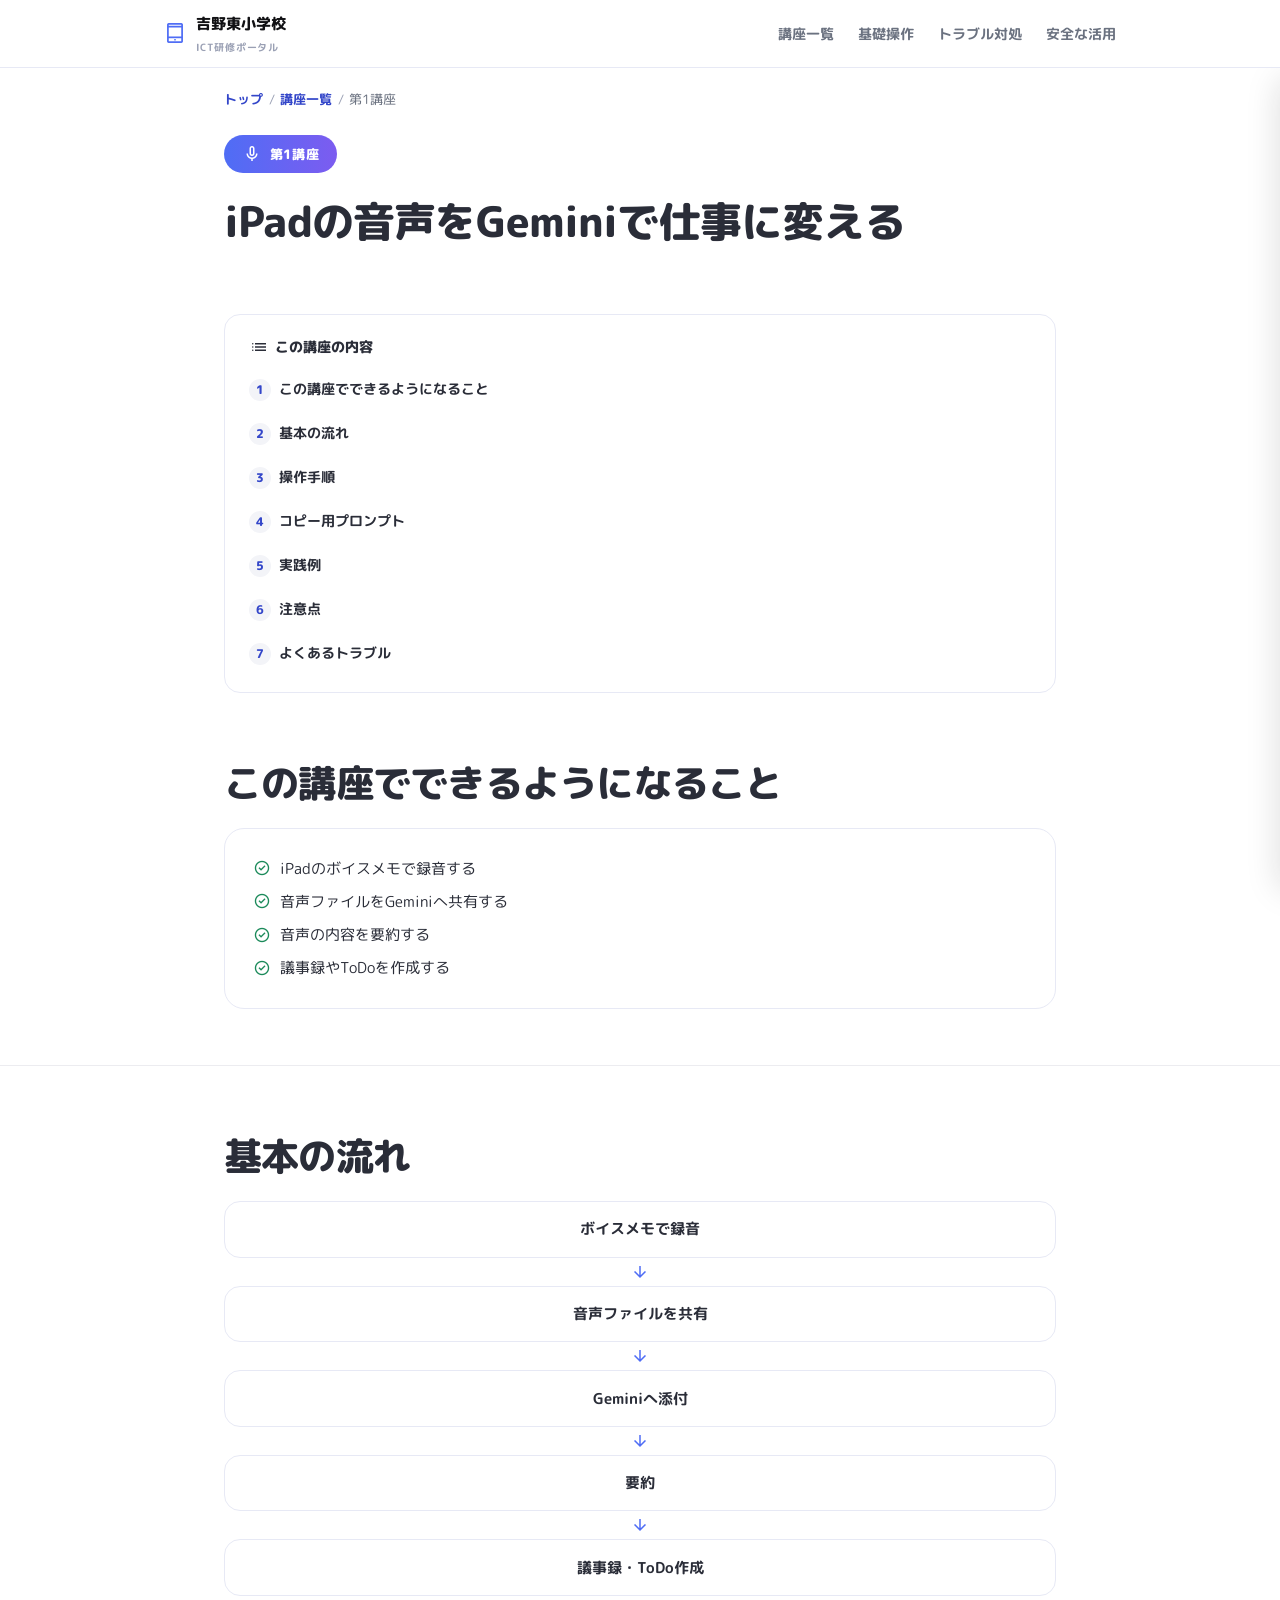
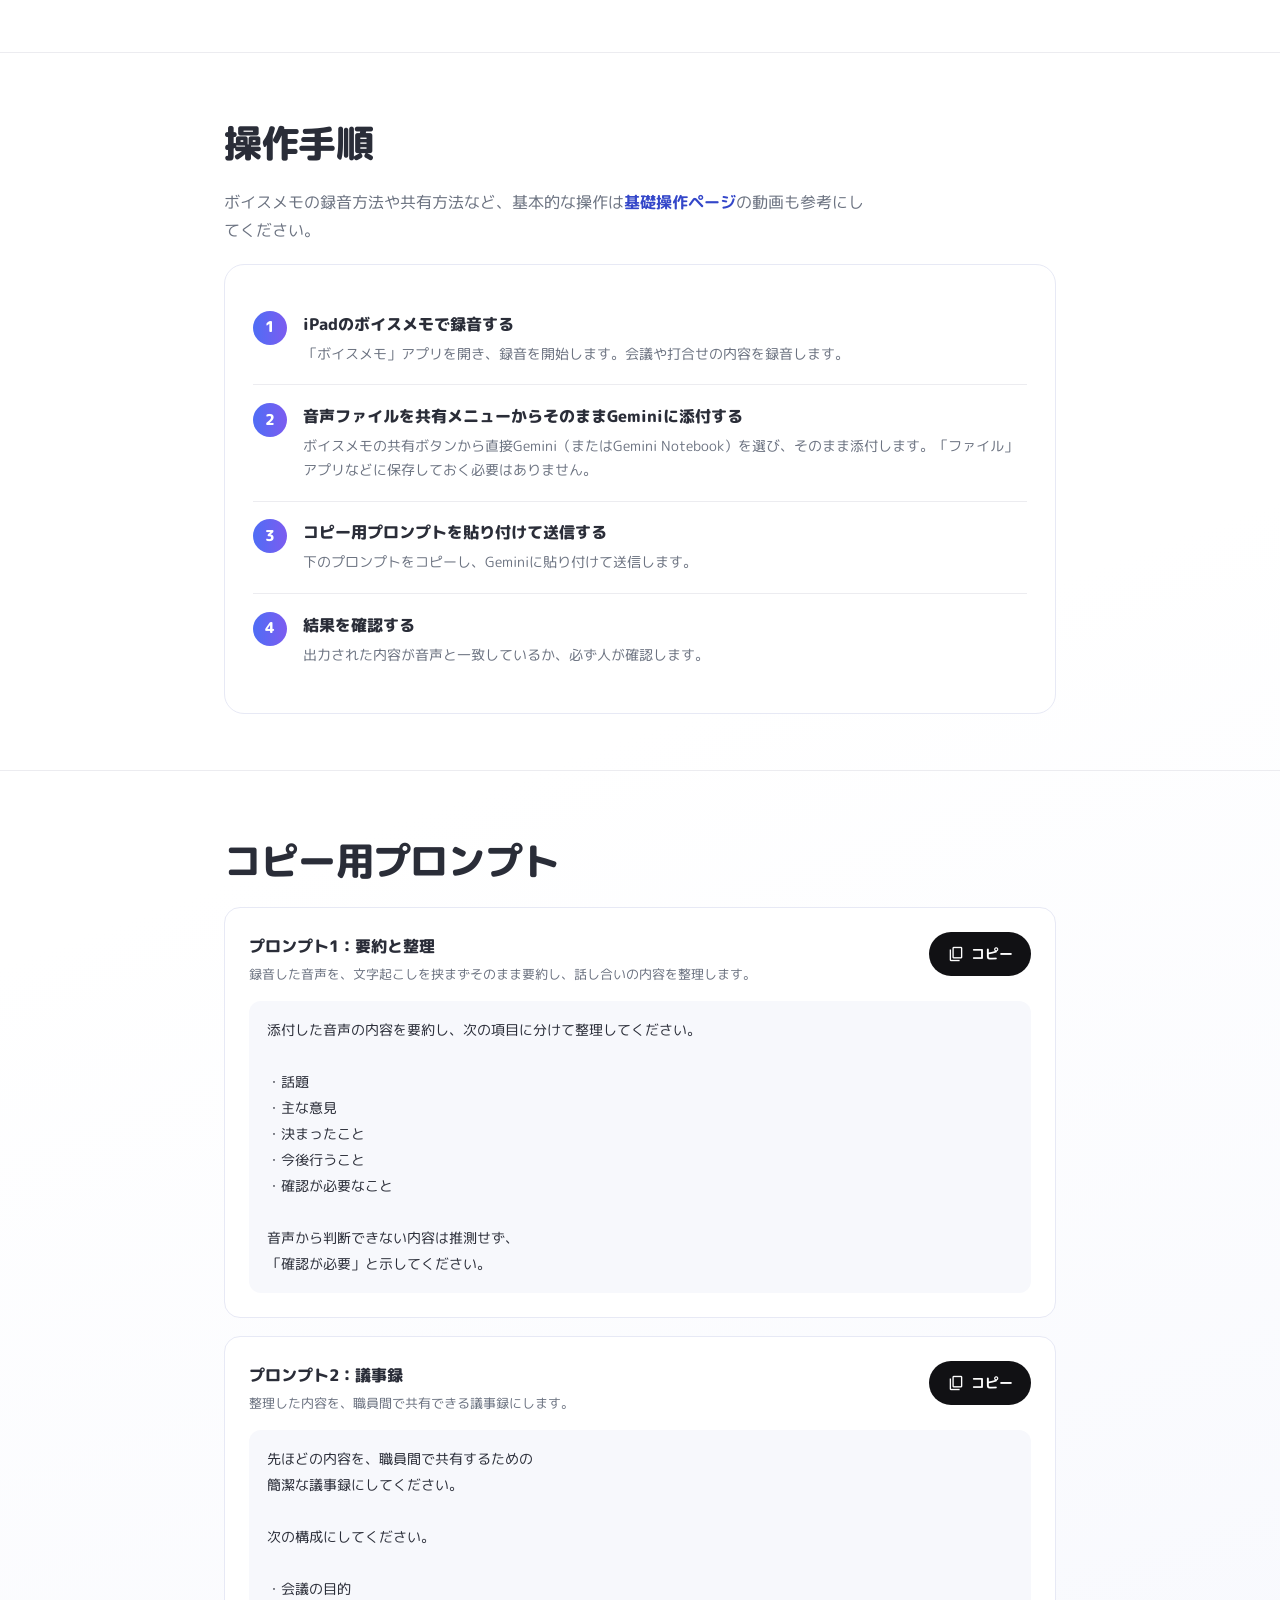
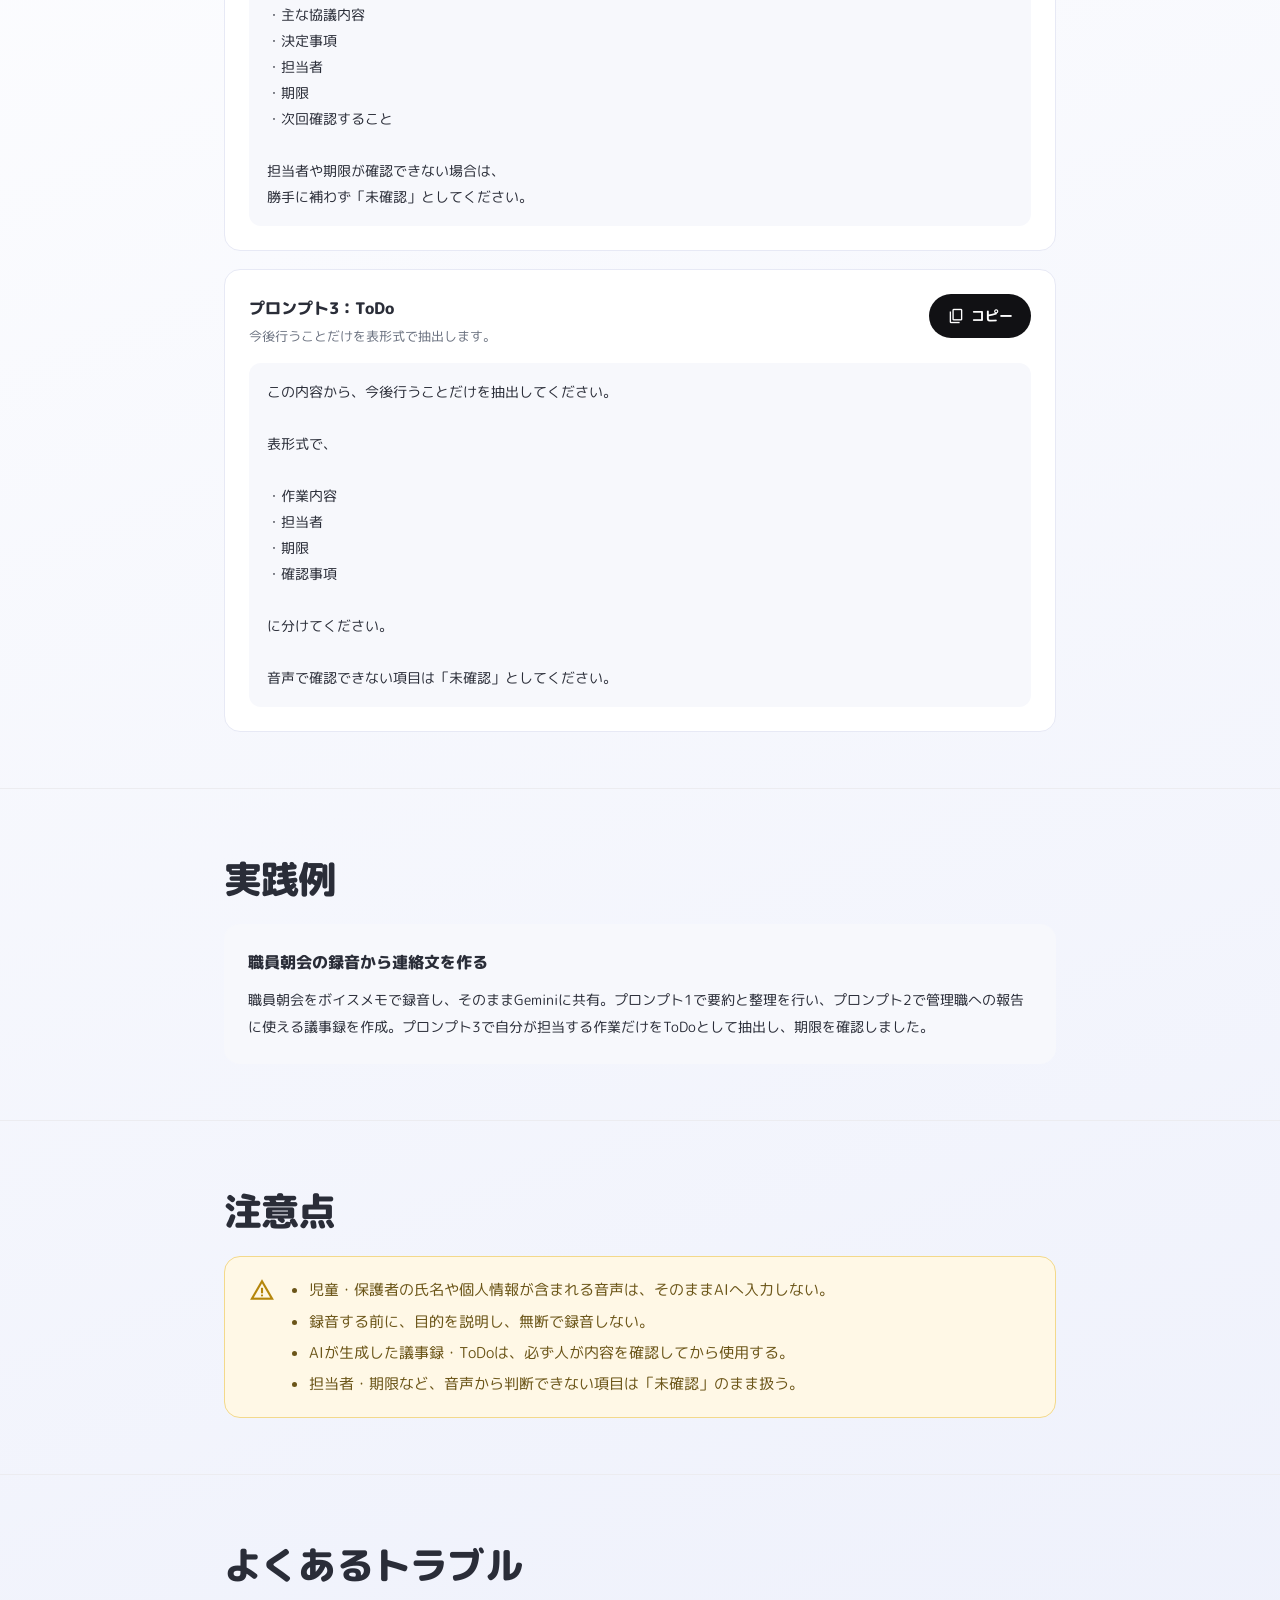
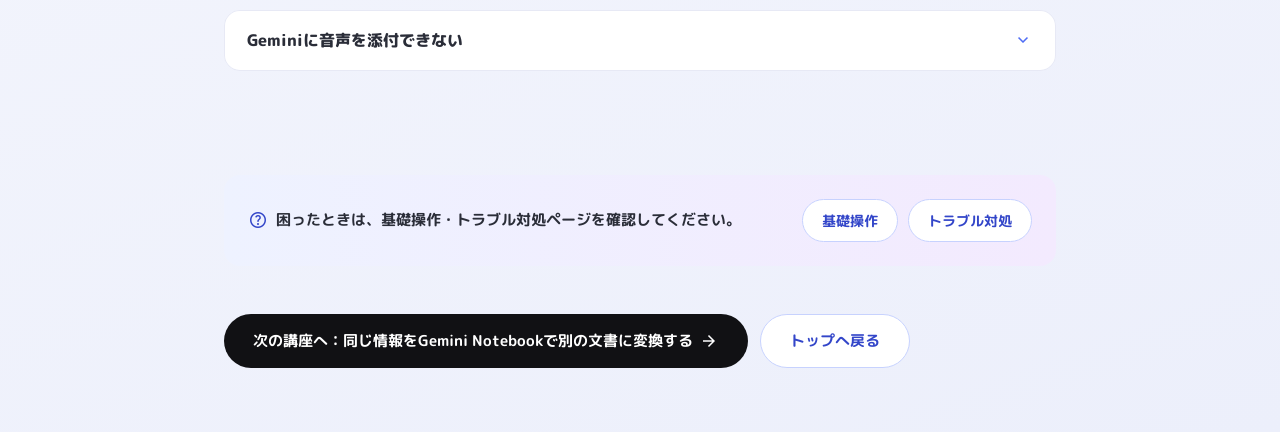
<file: courses/01-voice-gemini.html>
<!DOCTYPE html>
<html lang="ja">
<head>
<meta charset="UTF-8">
<meta name="viewport" content="width=device-width, initial-scale=1.0, viewport-fit=cover">
<title>第1講座 iPadの音声をGeminiで仕事に変える | 吉野東小学校 ICT研修ポータル</title>
<link rel="preconnect" href="https://fonts.googleapis.com">
<link href="https://fonts.googleapis.com/css2?family=M+PLUS+Rounded+1c:wght@400;500;700;800&family=Material+Symbols+Outlined" rel="stylesheet">
<link rel="stylesheet" href="../assets/css/style.css">
</head>
<body>

  <!-- ===== オープニング演出（sessionStorageで1ページにつき1回だけ表示） ===== -->
  <div id="splash" class="splash-overlay" role="dialog" aria-label="オープニング">
    <p class="splash-text">第1講座<span class="splash-sub">iPadの音声をGeminiで仕事に変える</span></p>
  </div>

  <div id="copy-announcer" aria-live="polite" class="sr-only"></div>

  <header class="site-header">
    <div class="wrap">
      <a href="../index.html" class="site-logo">
        <span class="material-symbols-outlined" aria-hidden="true">tablet_mac</span>
        <span>吉野東小学校<span class="sub">ICT研修ポータル</span></span>
      </a>
      <nav class="header-nav" aria-label="メインメニュー">
        <a href="../index.html#courses">講座一覧</a>
        <a href="../guides/basic-operation.html">基礎操作</a>
        <a href="../guides/troubleshooting.html">トラブル対処</a>
        <a href="06-safety.html">安全な活用</a>
      </nav>
      <button type="button" id="menuBtn" class="menu-btn" aria-expanded="false" aria-controls="mobileNav" aria-label="メニューを開く">
        <span class="material-symbols-outlined" aria-hidden="true">menu</span>
      </button>
    </div>
  </header>

  <div id="navOverlay" class="nav-overlay"></div>
  <nav id="mobileNav" class="mobile-nav" aria-label="モバイルメニュー">
    <div style="display:flex;justify-content:flex-end;margin-bottom:1rem;">
      <button type="button" id="navCloseBtn" class="menu-btn" aria-label="メニューを閉じる">
        <span class="material-symbols-outlined" aria-hidden="true">close</span>
      </button>
    </div>
    <a href="../index.html"><span class="material-symbols-outlined" aria-hidden="true">home</span>トップ</a>
    <a href="../index.html#courses"><span class="material-symbols-outlined" aria-hidden="true">school</span>講座一覧</a>
    <a href="../guides/basic-operation.html"><span class="material-symbols-outlined" aria-hidden="true">play_circle</span>基礎操作を確認する</a>
    <a href="../guides/troubleshooting.html"><span class="material-symbols-outlined" aria-hidden="true">build</span>トラブル対処</a>
  </nav>

  <div class="wrap">
    <p class="breadcrumb">
      <a href="../index.html">トップ</a><span class="sep">/</span>
      <a href="../index.html#courses">講座一覧</a><span class="sep">/</span>
      <span>第1講座</span>
    </p>
  </div>

  <section class="course-hero">
    <div class="wrap">
      <span class="course-num-badge"><span class="material-symbols-outlined" aria-hidden="true">mic</span>第1講座</span>
      <h1>iPadの音声をGeminiで仕事に変える</h1>
    </div>
  </section>

  <div class="wrap">
    <nav class="toc" aria-label="この講座の目次">
      <p class="toc-title"><span class="material-symbols-outlined" aria-hidden="true">list</span>この講座の内容</p>
      <ol>
        <li><a href="#goals">この講座でできるようになること</a></li>
        <li><a href="#flow">基本の流れ</a></li>
        <li><a href="#steps">操作手順</a></li>
        <li><a href="#prompts">コピー用プロンプト</a></li>
        <li><a href="#example">実践例</a></li>
        <li><a href="#caution">注意点</a></li>
        <li><a href="#trouble">よくあるトラブル</a></li>
      </ol>
    </nav>
  </div>

  <section id="goals" class="block">
    <div class="wrap">
      <h2 class="section-title">この講座でできるようになること</h2>
      <div class="card">
        <ul class="goal-list">
          <li><span class="material-symbols-outlined" aria-hidden="true">check_circle</span>iPadのボイスメモで録音する</li>
          <li><span class="material-symbols-outlined" aria-hidden="true">check_circle</span>音声ファイルをGeminiへ共有する</li>
          <li><span class="material-symbols-outlined" aria-hidden="true">check_circle</span>音声の内容を要約する</li>
          <li><span class="material-symbols-outlined" aria-hidden="true">check_circle</span>議事録やToDoを作成する</li>
        </ul>
      </div>
    </div>
  </section>

  <section id="flow" class="block">
    <div class="wrap">
      <h2 class="section-title">基本の流れ</h2>
      <div class="flow-diagram">
        <div class="flow-step">ボイスメモで録音</div>
        <div class="flow-arrow"><span class="material-symbols-outlined" aria-hidden="true">arrow_downward</span></div>
        <div class="flow-step">音声ファイルを共有</div>
        <div class="flow-arrow"><span class="material-symbols-outlined" aria-hidden="true">arrow_downward</span></div>
        <div class="flow-step">Geminiへ添付</div>
        <div class="flow-arrow"><span class="material-symbols-outlined" aria-hidden="true">arrow_downward</span></div>
        <div class="flow-step">要約</div>
        <div class="flow-arrow"><span class="material-symbols-outlined" aria-hidden="true">arrow_downward</span></div>
        <div class="flow-step">議事録・ToDo作成</div>
      </div>
    </div>
  </section>

  <section id="steps" class="block">
    <div class="wrap">
      <h2 class="section-title">操作手順</h2>
      <p class="section-lead" style="margin-bottom:1.25rem;">ボイスメモの録音方法や共有方法など、基本的な操作は<a href="../guides/basic-operation.html" style="color:var(--color-blue-deep);font-weight:700;">基礎操作ページ</a>の動画も参考にしてください。</p>
      <div class="card">
        <ol class="step-list">
          <li class="step-item">
            <div class="step-num">1</div>
            <div class="step-body"><h4>iPadのボイスメモで録音する</h4><p>「ボイスメモ」アプリを開き、録音を開始します。会議や打合せの内容を録音します。</p></div>
          </li>
          <li class="step-item">
            <div class="step-num">2</div>
            <div class="step-body"><h4>音声ファイルを共有メニューからそのままGeminiに添付する</h4><p>ボイスメモの共有ボタンから直接Gemini（またはGemini Notebook）を選び、そのまま添付します。「ファイル」アプリなどに保存しておく必要はありません。</p></div>
          </li>
          <li class="step-item">
            <div class="step-num">3</div>
            <div class="step-body"><h4>コピー用プロンプトを貼り付けて送信する</h4><p>下のプロンプトをコピーし、Geminiに貼り付けて送信します。</p></div>
          </li>
          <li class="step-item">
            <div class="step-num">4</div>
            <div class="step-body"><h4>結果を確認する</h4><p>出力された内容が音声と一致しているか、必ず人が確認します。</p></div>
          </li>
        </ol>
      </div>
    </div>
  </section>

  <!-- コピー用プロンプト：ここから -->
  <section id="prompts" class="block">
    <div class="wrap">
      <h2 class="section-title">コピー用プロンプト</h2>

      <div class="prompt-card">
        <div class="prompt-card-head">
          <div>
            <h4>プロンプト1：要約と整理</h4>
            <p class="prompt-scene">録音した音声を、文字起こしを挟まずそのまま要約し、話し合いの内容を整理します。</p>
          </div>
          <button type="button" class="copy-btn" data-copy-target="#prompt1-1">
            <span class="material-symbols-outlined" aria-hidden="true">content_copy</span>
            <span class="copy-label">コピー</span>
          </button>
        </div>
        <div class="prompt-body" id="prompt1-1">添付した音声の内容を要約し、次の項目に分けて整理してください。

・話題
・主な意見
・決まったこと
・今後行うこと
・確認が必要なこと

音声から判断できない内容は推測せず、
「確認が必要」と示してください。</div>
      </div>

      <div class="prompt-card">
        <div class="prompt-card-head">
          <div>
            <h4>プロンプト2：議事録</h4>
            <p class="prompt-scene">整理した内容を、職員間で共有できる議事録にします。</p>
          </div>
          <button type="button" class="copy-btn" data-copy-target="#prompt1-2">
            <span class="material-symbols-outlined" aria-hidden="true">content_copy</span>
            <span class="copy-label">コピー</span>
          </button>
        </div>
        <div class="prompt-body" id="prompt1-2">先ほどの内容を、職員間で共有するための
簡潔な議事録にしてください。

次の構成にしてください。

・会議の目的
・主な協議内容
・決定事項
・担当者
・期限
・次回確認すること

担当者や期限が確認できない場合は、
勝手に補わず「未確認」としてください。</div>
      </div>

      <div class="prompt-card">
        <div class="prompt-card-head">
          <div>
            <h4>プロンプト3：ToDo</h4>
            <p class="prompt-scene">今後行うことだけを表形式で抽出します。</p>
          </div>
          <button type="button" class="copy-btn" data-copy-target="#prompt1-3">
            <span class="material-symbols-outlined" aria-hidden="true">content_copy</span>
            <span class="copy-label">コピー</span>
          </button>
        </div>
        <div class="prompt-body" id="prompt1-3">この内容から、今後行うことだけを抽出してください。

表形式で、

・作業内容
・担当者
・期限
・確認事項

に分けてください。

音声で確認できない項目は「未確認」としてください。</div>
      </div>
    </div>
  </section>
  <!-- コピー用プロンプト：ここまで -->

  <section id="example" class="block">
    <div class="wrap">
      <h2 class="section-title">実践例</h2>
      <div class="example-card">
        <h4>職員朝会の録音から連絡文を作る</h4>
        <p>職員朝会をボイスメモで録音し、そのままGeminiに共有。プロンプト1で要約と整理を行い、プロンプト2で管理職への報告に使える議事録を作成。プロンプト3で自分が担当する作業だけをToDoとして抽出し、期限を確認しました。</p>
      </div>
    </div>
  </section>

  <section id="caution" class="block">
    <div class="wrap">
      <h2 class="section-title">注意点</h2>
      <div class="caution-card">
        <span class="material-symbols-outlined" aria-hidden="true">warning</span>
        <ul>
          <li>児童・保護者の氏名や個人情報が含まれる音声は、そのままAIへ入力しない。</li>
          <li>録音する前に、目的を説明し、無断で録音しない。</li>
          <li>AIが生成した議事録・ToDoは、必ず人が内容を確認してから使用する。</li>
          <li>担当者・期限など、音声から判断できない項目は「未確認」のまま扱う。</li>
        </ul>
      </div>
    </div>
  </section>

  <section id="trouble" class="block">
    <div class="wrap">
      <h2 class="section-title">よくあるトラブル</h2>
      <div class="accordion">
        <button type="button" class="accordion-trigger" aria-expanded="false" aria-controls="acc1-1">
          <span>Geminiに音声を添付できない</span>
          <span class="material-symbols-outlined" aria-hidden="true">expand_more</span>
        </button>
        <div class="accordion-panel" id="acc1-1">
          <p>アカウントの確認、アプリ版とブラウザ版の切り替え、ファイル形式の確認などが必要です。詳しくは<a href="../guides/troubleshooting.html" style="color:var(--color-blue-deep);font-weight:700;">トラブル対処ページ</a>をご確認ください。</p>
        </div>
      </div>
    </div>
  </section>

  <div class="wrap">
    <div class="help-banner">
      <p><span class="material-symbols-outlined" aria-hidden="true">help</span>困ったときは、基礎操作・トラブル対処ページを確認してください。</p>
      <div style="display:flex;gap:0.6rem;flex-wrap:wrap;">
        <a href="../guides/basic-operation.html" class="btn btn-outline btn-sm">基礎操作</a>
        <a href="../guides/troubleshooting.html" class="btn btn-outline btn-sm">トラブル対処</a>
      </div>
    </div>

    <div class="page-nav">
      <a href="02-document-transform.html" class="btn btn-primary">次の講座へ：同じ情報をGemini Notebookで別の文書に変換する<span class="material-symbols-outlined" aria-hidden="true">arrow_forward</span></a>
      <a href="../index.html" class="btn btn-outline">トップへ戻る</a>
    </div>
  </div>

  <button type="button" id="backToTop" class="back-to-top" aria-label="トップへ戻る">
    <span class="material-symbols-outlined" aria-hidden="true">arrow_upward</span>
  </button>

  <div id="toast" class="toast" role="status">
    <span class="material-symbols-outlined" aria-hidden="true">check_circle</span>
    <span class="toast-label">コピーしました</span>
  </div>

  <script src="../assets/js/main.js"></script>
</body>
</html>
</file>
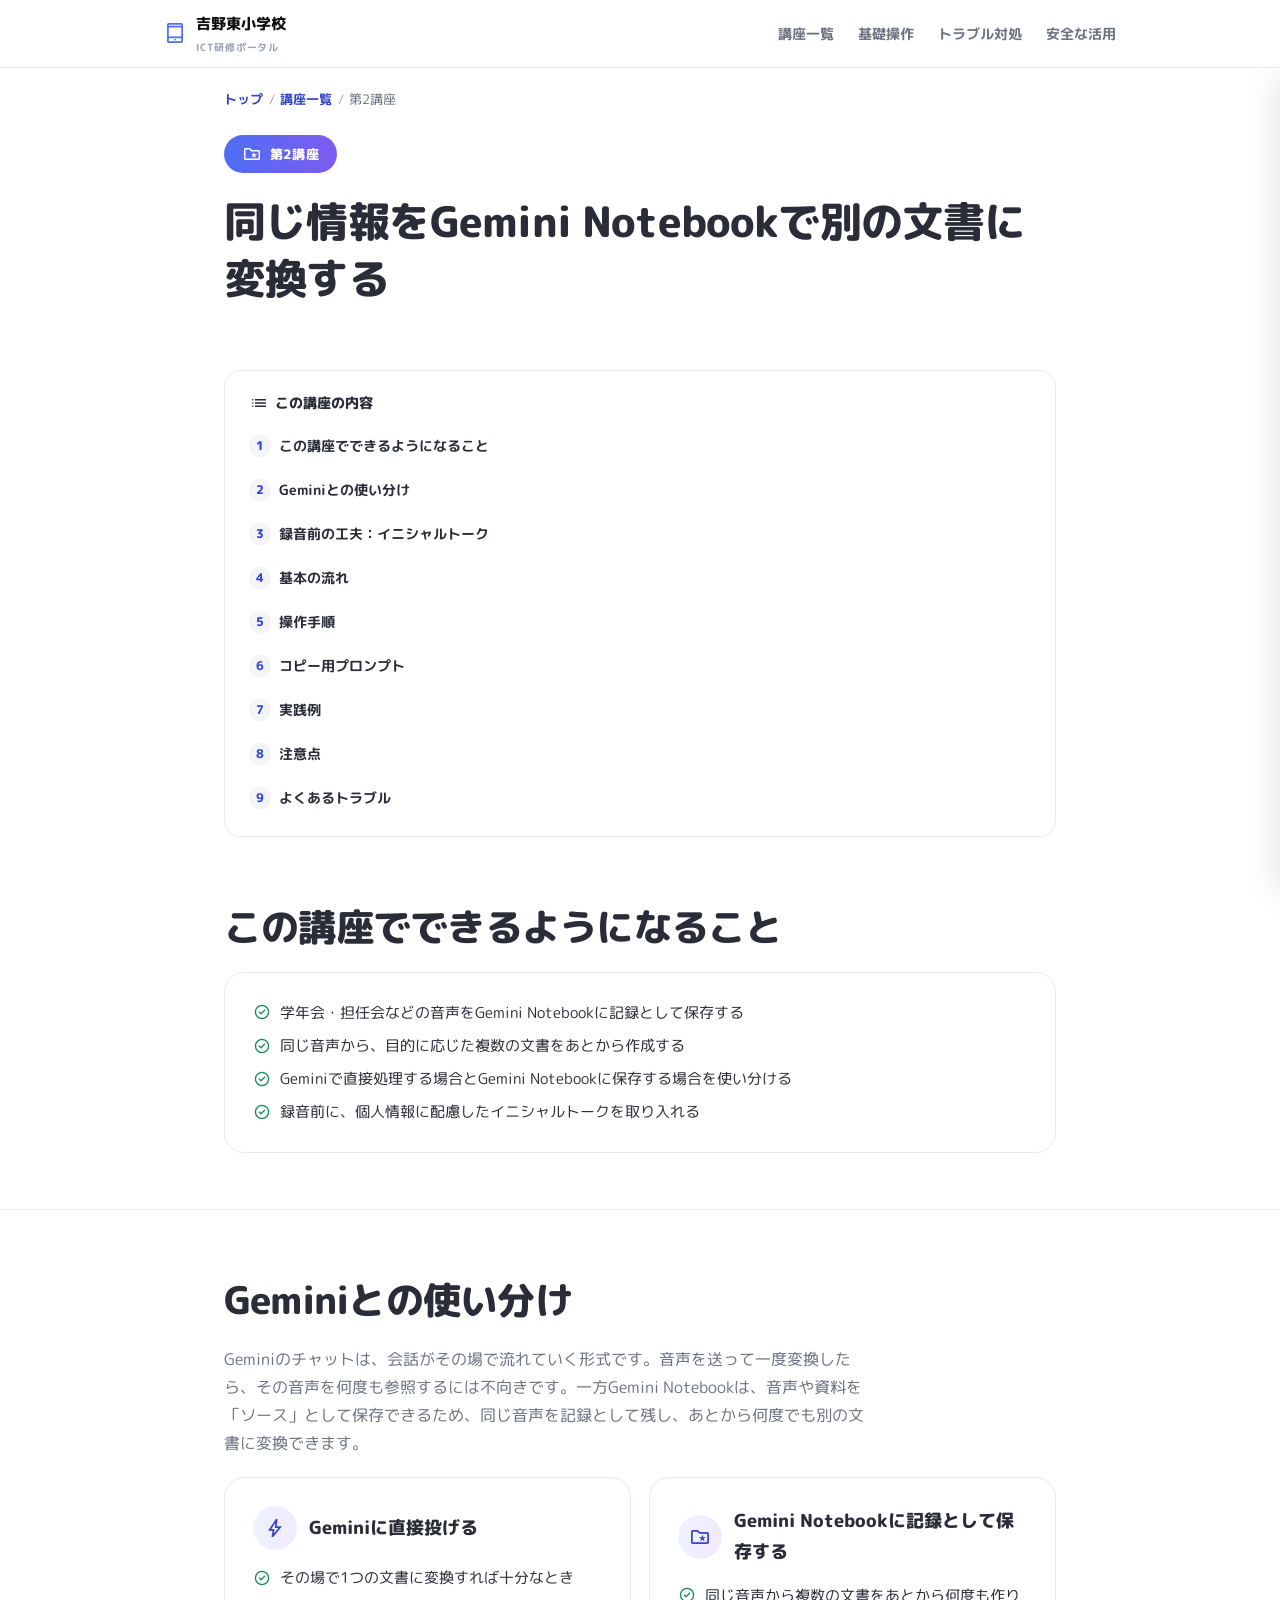
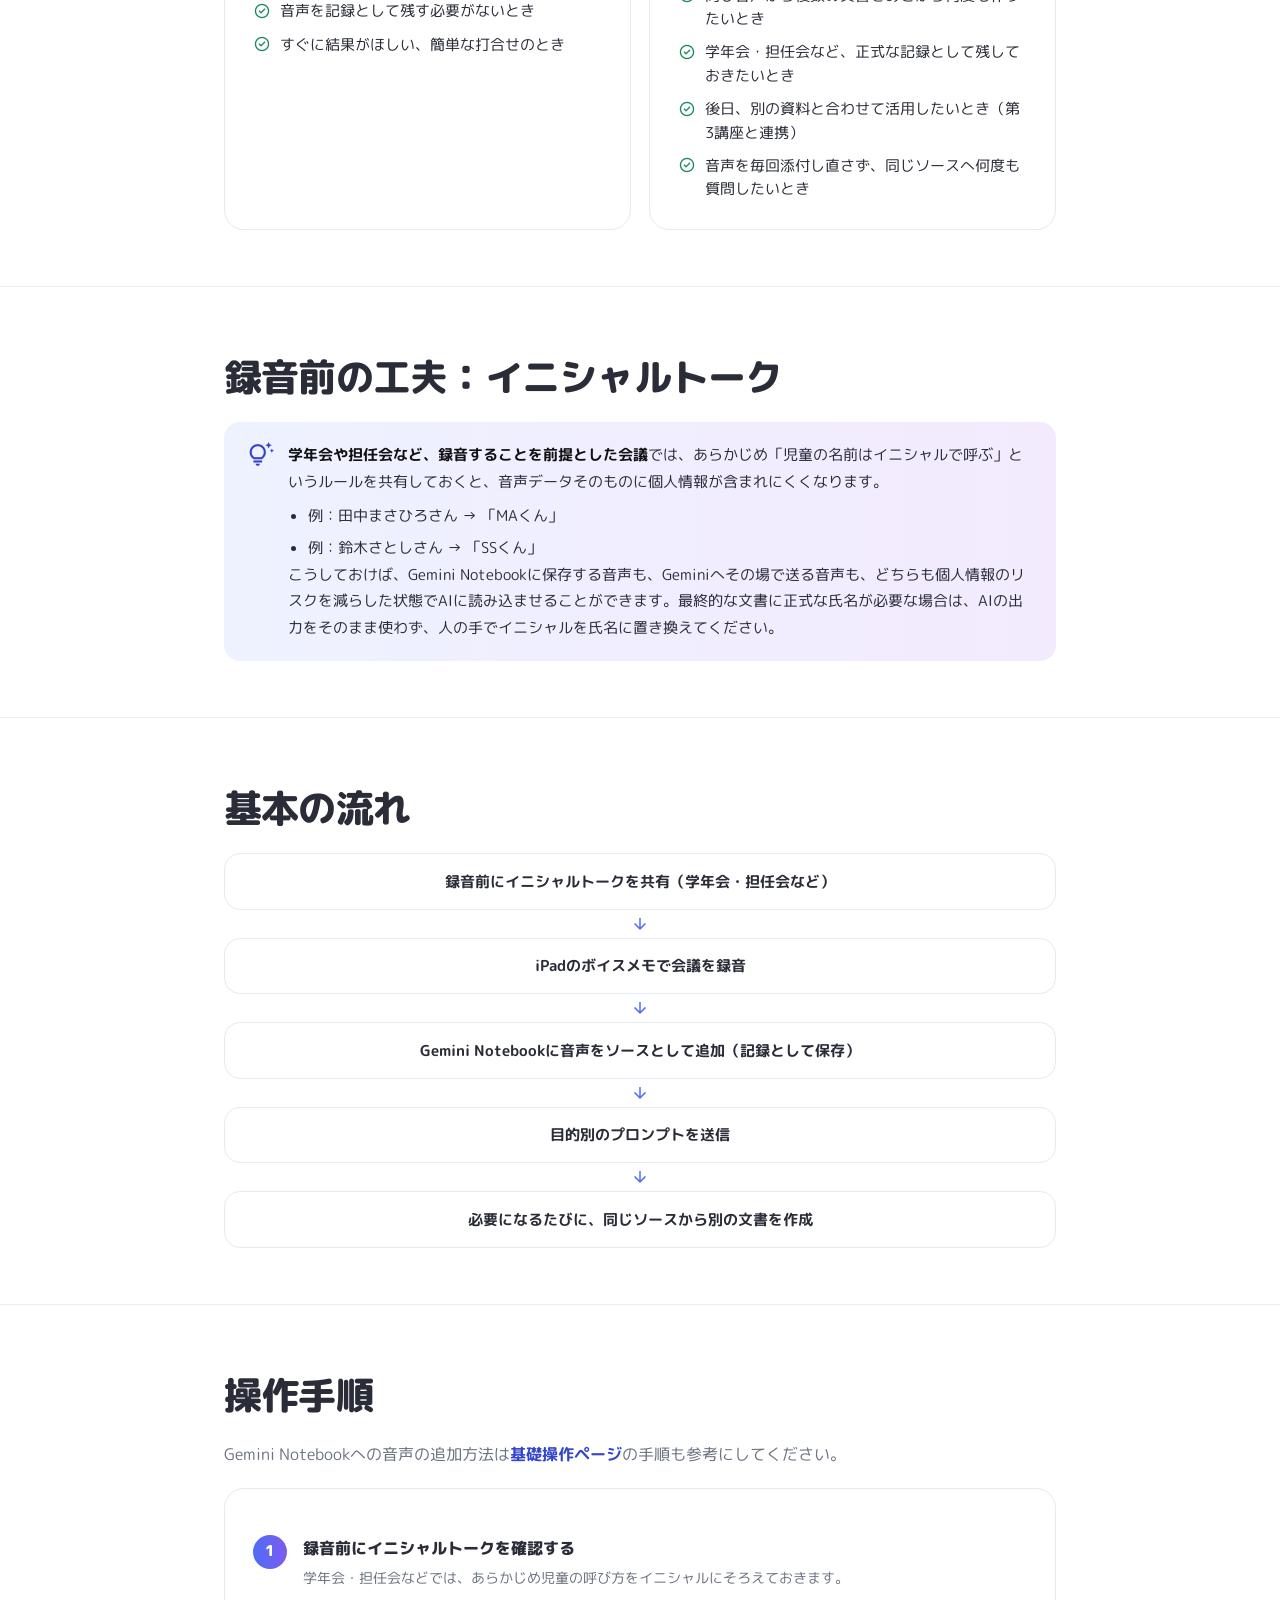
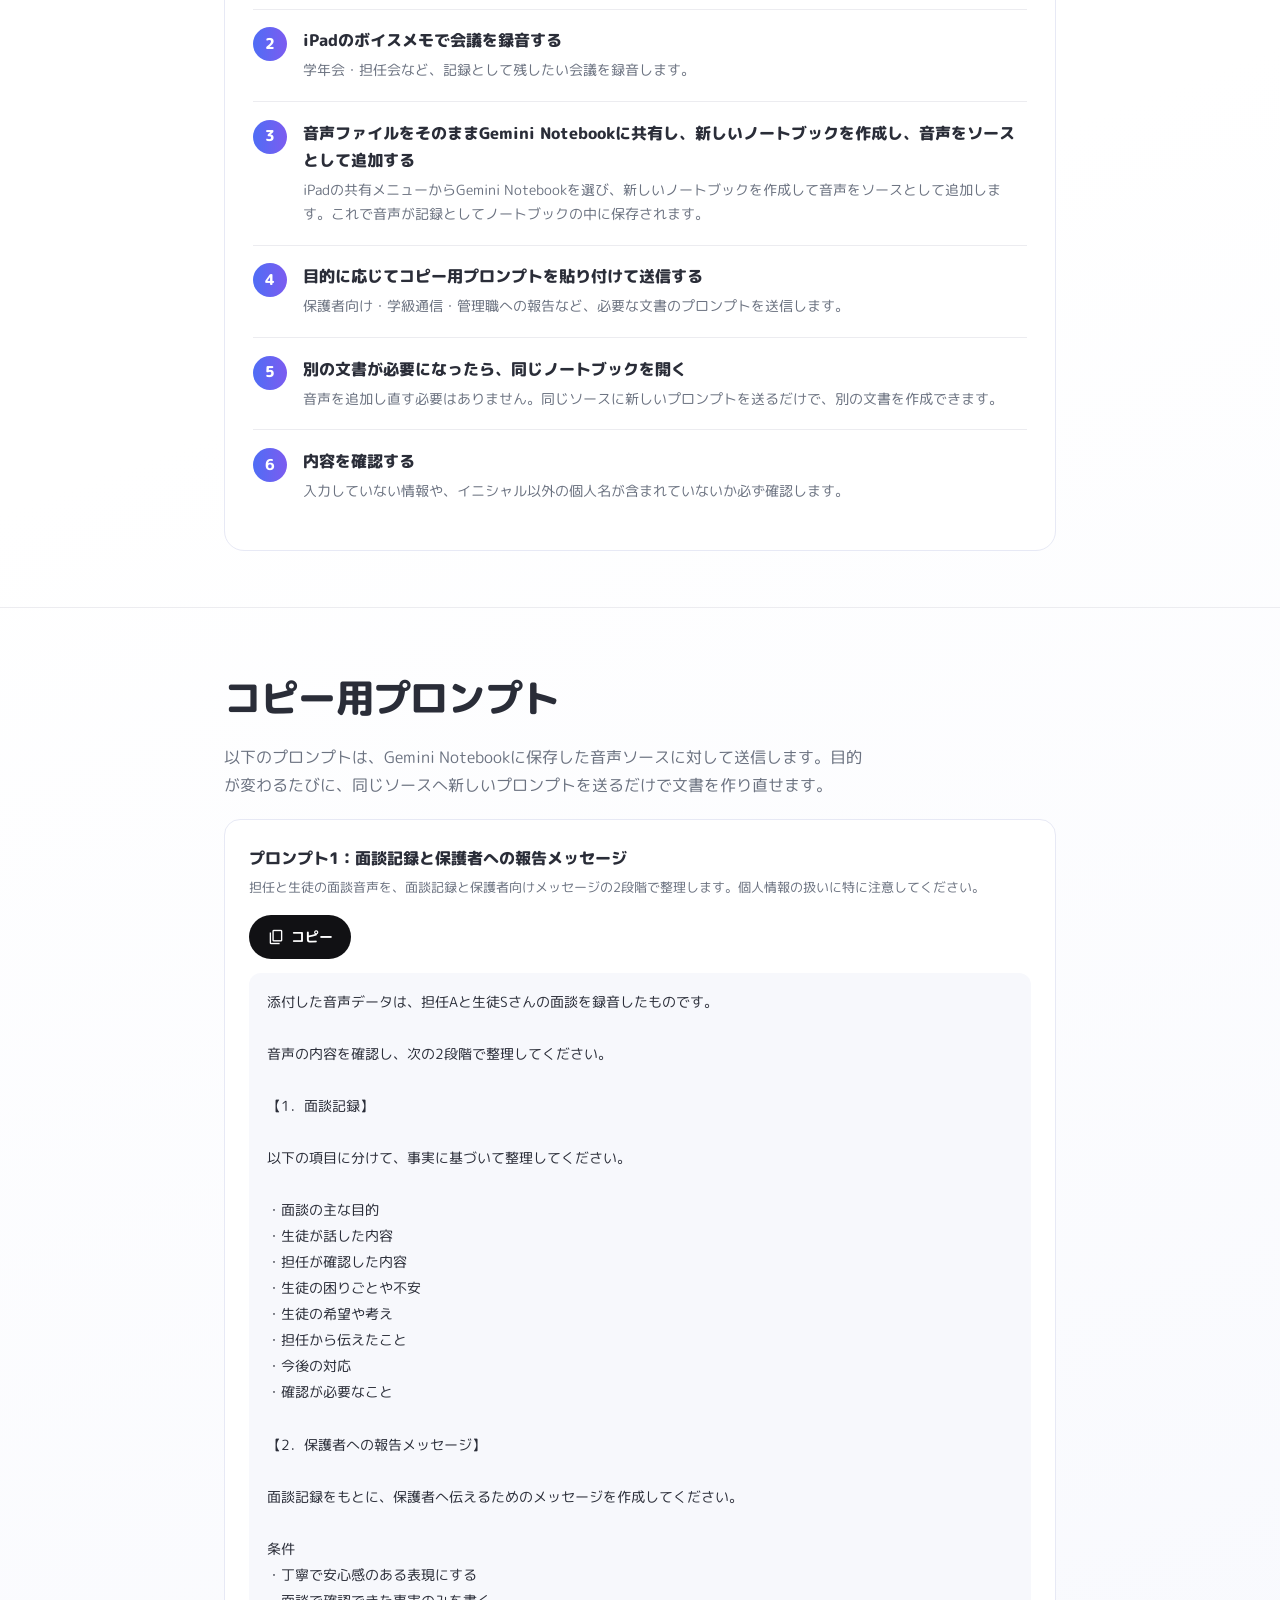
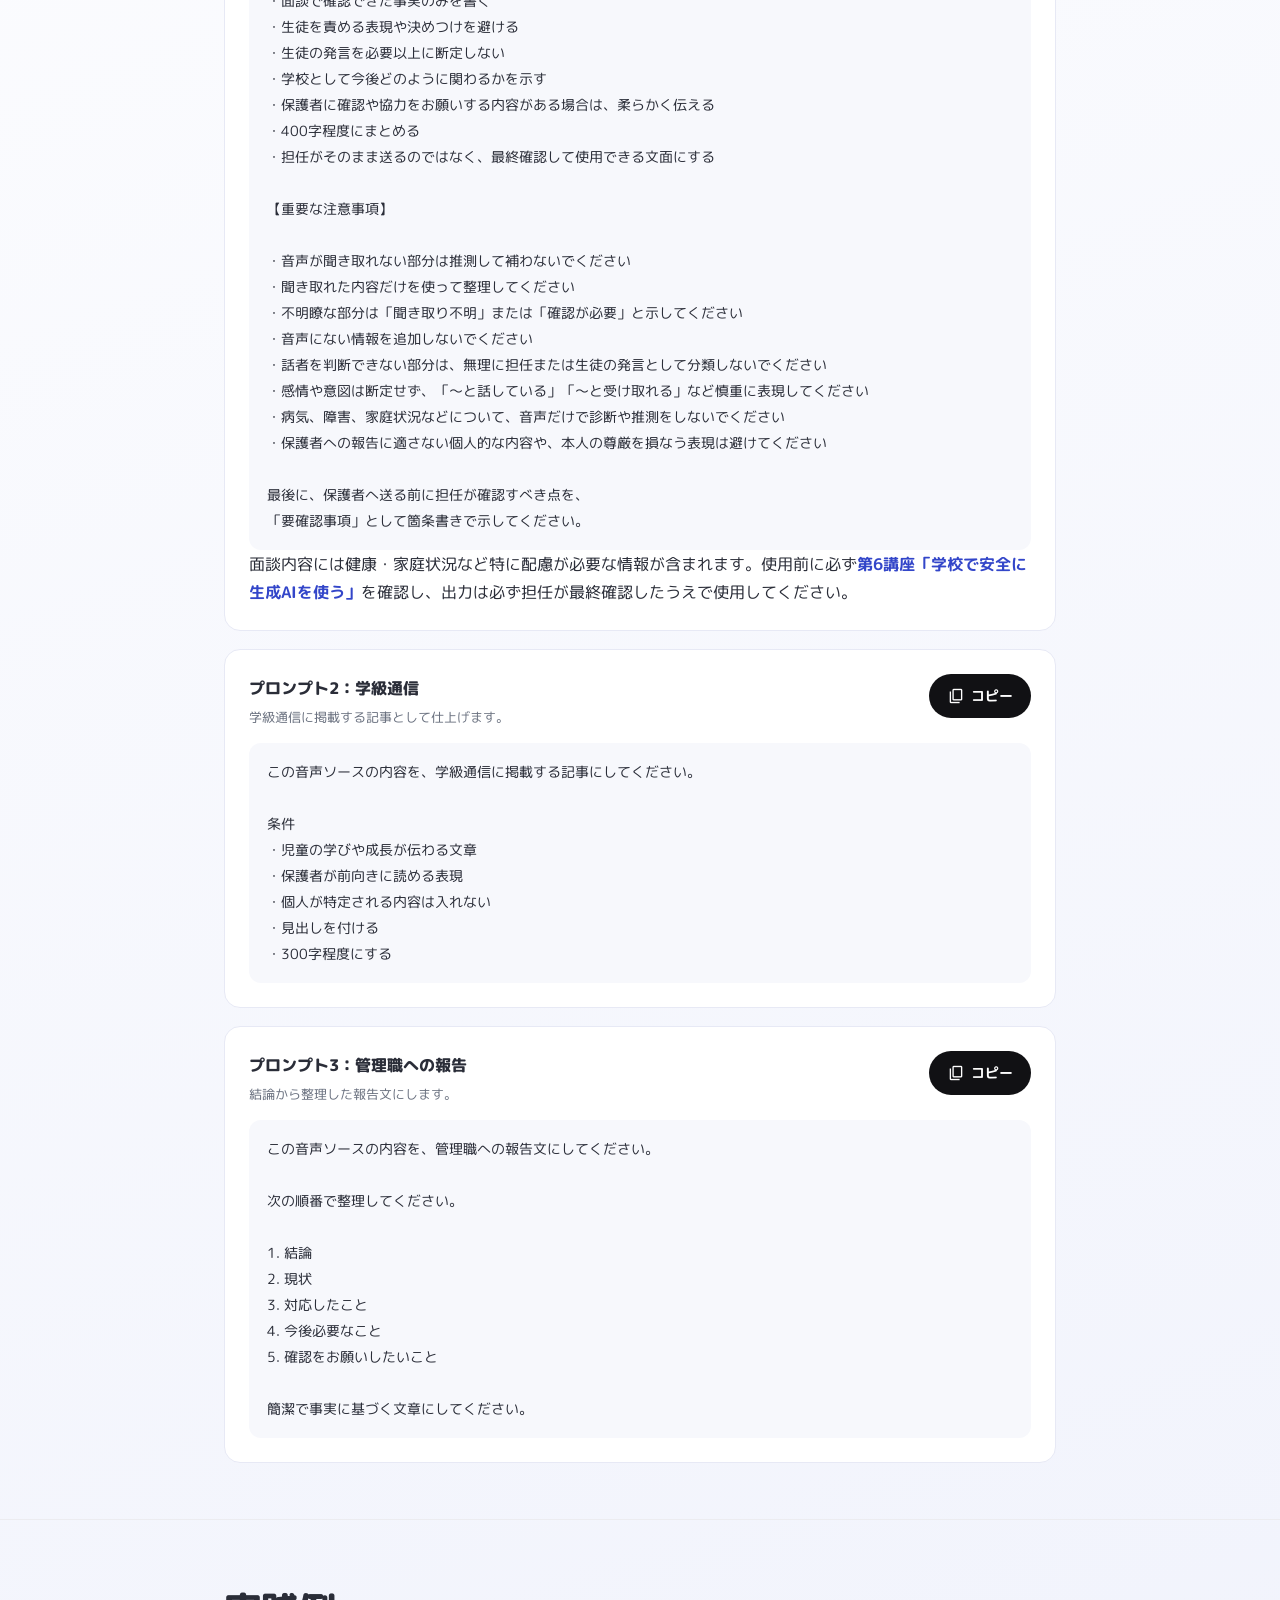
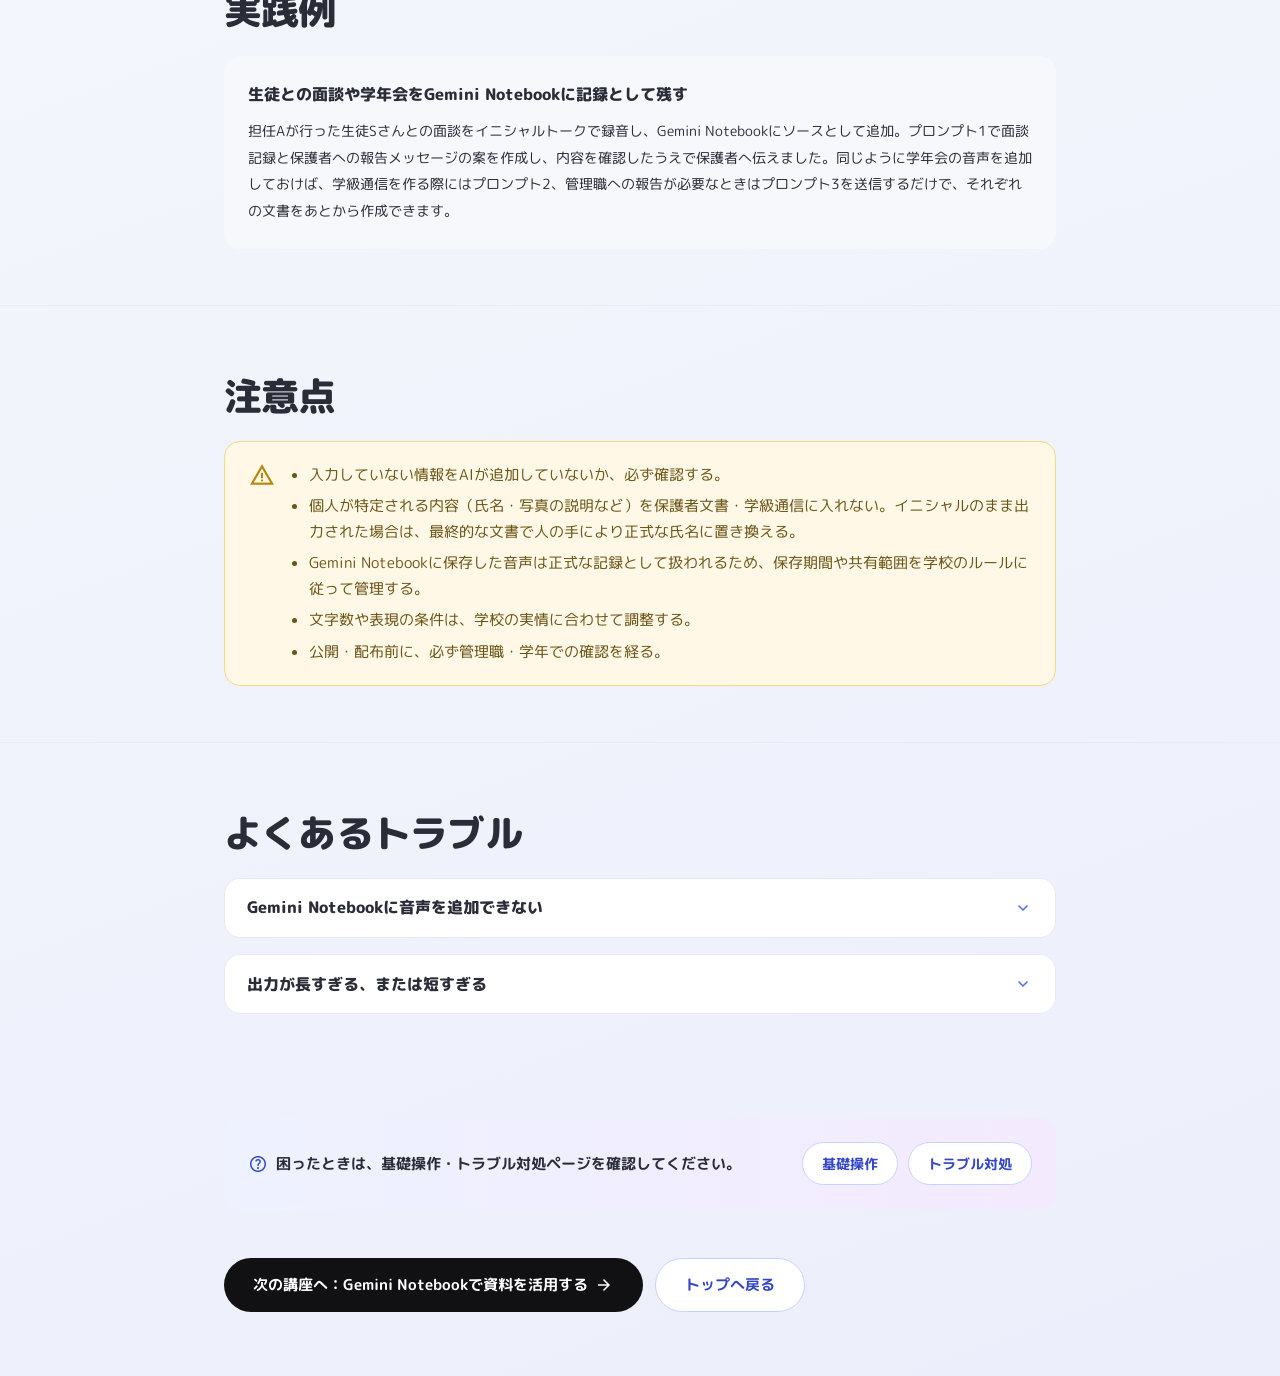
<file: courses/02-document-transform.html>
<!DOCTYPE html>
<html lang="ja">
<head>
<meta charset="UTF-8">
<meta name="viewport" content="width=device-width, initial-scale=1.0, viewport-fit=cover">
<title>第2講座 同じ情報をGemini Notebookで別の文書に変換する | 吉野東小学校 ICT研修ポータル</title>
<link rel="preconnect" href="https://fonts.googleapis.com">
<link href="https://fonts.googleapis.com/css2?family=M+PLUS+Rounded+1c:wght@400;500;700;800&family=Material+Symbols+Outlined" rel="stylesheet">
<link rel="stylesheet" href="../assets/css/style.css">
</head>
<body>

  <!-- ===== オープニング演出（sessionStorageで1ページにつき1回だけ表示） ===== -->
  <div id="splash" class="splash-overlay" role="dialog" aria-label="オープニング">
    <p class="splash-text">第2講座<span class="splash-sub">同じ情報をGemini Notebookで別の文書に変換する</span></p>
  </div>

  <div id="copy-announcer" aria-live="polite" class="sr-only"></div>

  <header class="site-header">
    <div class="wrap">
      <a href="../index.html" class="site-logo">
        <span class="material-symbols-outlined" aria-hidden="true">tablet_mac</span>
        <span>吉野東小学校<span class="sub">ICT研修ポータル</span></span>
      </a>
      <nav class="header-nav" aria-label="メインメニュー">
        <a href="../index.html#courses">講座一覧</a>
        <a href="../guides/basic-operation.html">基礎操作</a>
        <a href="../guides/troubleshooting.html">トラブル対処</a>
        <a href="06-safety.html">安全な活用</a>
      </nav>
      <button type="button" id="menuBtn" class="menu-btn" aria-expanded="false" aria-controls="mobileNav" aria-label="メニューを開く">
        <span class="material-symbols-outlined" aria-hidden="true">menu</span>
      </button>
    </div>
  </header>

  <div id="navOverlay" class="nav-overlay"></div>
  <nav id="mobileNav" class="mobile-nav" aria-label="モバイルメニュー">
    <div style="display:flex;justify-content:flex-end;margin-bottom:1rem;">
      <button type="button" id="navCloseBtn" class="menu-btn" aria-label="メニューを閉じる">
        <span class="material-symbols-outlined" aria-hidden="true">close</span>
      </button>
    </div>
    <a href="../index.html"><span class="material-symbols-outlined" aria-hidden="true">home</span>トップ</a>
    <a href="../index.html#courses"><span class="material-symbols-outlined" aria-hidden="true">school</span>講座一覧</a>
    <a href="../guides/basic-operation.html"><span class="material-symbols-outlined" aria-hidden="true">play_circle</span>基礎操作を確認する</a>
    <a href="../guides/troubleshooting.html"><span class="material-symbols-outlined" aria-hidden="true">build</span>トラブル対処</a>
  </nav>

  <div class="wrap">
    <p class="breadcrumb">
      <a href="../index.html">トップ</a><span class="sep">/</span>
      <a href="../index.html#courses">講座一覧</a><span class="sep">/</span>
      <span>第2講座</span>
    </p>
  </div>

  <section class="course-hero">
    <div class="wrap">
      <span class="course-num-badge"><span class="material-symbols-outlined" aria-hidden="true">folder_special</span>第2講座</span>
      <h1>同じ情報をGemini Notebookで別の文書に変換する</h1>
    </div>
  </section>

  <div class="wrap">
    <nav class="toc" aria-label="この講座の目次">
      <p class="toc-title"><span class="material-symbols-outlined" aria-hidden="true">list</span>この講座の内容</p>
      <ol>
        <li><a href="#goals">この講座でできるようになること</a></li>
        <li><a href="#choose">Geminiとの使い分け</a></li>
        <li><a href="#prep">録音前の工夫：イニシャルトーク</a></li>
        <li><a href="#flow">基本の流れ</a></li>
        <li><a href="#steps">操作手順</a></li>
        <li><a href="#prompts">コピー用プロンプト</a></li>
        <li><a href="#example">実践例</a></li>
        <li><a href="#caution">注意点</a></li>
        <li><a href="#trouble">よくあるトラブル</a></li>
      </ol>
    </nav>
  </div>

  <section id="goals" class="block">
    <div class="wrap">
      <h2 class="section-title">この講座でできるようになること</h2>
      <div class="card">
        <ul class="goal-list">
          <li><span class="material-symbols-outlined" aria-hidden="true">check_circle</span>学年会・担任会などの音声をGemini Notebookに記録として保存する</li>
          <li><span class="material-symbols-outlined" aria-hidden="true">check_circle</span>同じ音声から、目的に応じた複数の文書をあとから作成する</li>
          <li><span class="material-symbols-outlined" aria-hidden="true">check_circle</span>Geminiで直接処理する場合とGemini Notebookに保存する場合を使い分ける</li>
          <li><span class="material-symbols-outlined" aria-hidden="true">check_circle</span>録音前に、個人情報に配慮したイニシャルトークを取り入れる</li>
        </ul>
      </div>
    </div>
  </section>

  <section id="choose" class="block">
    <div class="wrap">
      <h2 class="section-title">Geminiとの使い分け</h2>
      <p class="section-lead" style="margin-bottom:1.25rem;">Geminiのチャットは、会話がその場で流れていく形式です。音声を送って一度変換したら、その音声を何度も参照するには不向きです。一方Gemini Notebookは、音声や資料を「ソース」として保存できるため、同じ音声を記録として残し、あとから何度でも別の文書に変換できます。</p>
      <div class="grid grid-2">
        <div class="card card-hover goal-card">
          <div class="goal-card-head">
            <span class="material-symbols-outlined" aria-hidden="true">bolt</span>
            <h3>Geminiに直接投げる</h3>
          </div>
          <ul class="goal-list">
            <li><span class="material-symbols-outlined" aria-hidden="true">check_circle</span>その場で1つの文書に変換すれば十分なとき</li>
            <li><span class="material-symbols-outlined" aria-hidden="true">check_circle</span>音声を記録として残す必要がないとき</li>
            <li><span class="material-symbols-outlined" aria-hidden="true">check_circle</span>すぐに結果がほしい、簡単な打合せのとき</li>
          </ul>
        </div>
        <div class="card card-hover goal-card">
          <div class="goal-card-head">
            <span class="material-symbols-outlined" aria-hidden="true">folder_special</span>
            <h3>Gemini Notebookに記録として保存する</h3>
          </div>
          <ul class="goal-list">
            <li><span class="material-symbols-outlined" aria-hidden="true">check_circle</span>同じ音声から複数の文書をあとから何度も作りたいとき</li>
            <li><span class="material-symbols-outlined" aria-hidden="true">check_circle</span>学年会・担任会など、正式な記録として残しておきたいとき</li>
            <li><span class="material-symbols-outlined" aria-hidden="true">check_circle</span>後日、別の資料と合わせて活用したいとき（第3講座と連携）</li>
            <li><span class="material-symbols-outlined" aria-hidden="true">check_circle</span>音声を毎回添付し直さず、同じソースへ何度も質問したいとき</li>
          </ul>
        </div>
      </div>
    </div>
  </section>

  <section id="prep" class="block">
    <div class="wrap">
      <h2 class="section-title">録音前の工夫：イニシャルトーク</h2>
      <div class="tip-card">
        <span class="material-symbols-outlined" aria-hidden="true">tips_and_updates</span>
        <div>
          <p><strong>学年会や担任会など、録音することを前提とした会議</strong>では、あらかじめ「児童の名前はイニシャルで呼ぶ」というルールを共有しておくと、音声データそのものに個人情報が含まれにくくなります。</p>
          <ul>
            <li>例：田中まさひろさん → 「MAくん」</li>
            <li>例：鈴木さとしさん → 「SSくん」</li>
          </ul>
          <p>こうしておけば、Gemini Notebookに保存する音声も、Geminiへその場で送る音声も、どちらも個人情報のリスクを減らした状態でAIに読み込ませることができます。最終的な文書に正式な氏名が必要な場合は、AIの出力をそのまま使わず、人の手でイニシャルを氏名に置き換えてください。</p>
        </div>
      </div>
    </div>
  </section>

  <section id="flow" class="block">
    <div class="wrap">
      <h2 class="section-title">基本の流れ</h2>
      <div class="flow-diagram">
        <div class="flow-step">録音前にイニシャルトークを共有（学年会・担任会など）</div>
        <div class="flow-arrow"><span class="material-symbols-outlined" aria-hidden="true">arrow_downward</span></div>
        <div class="flow-step">iPadのボイスメモで会議を録音</div>
        <div class="flow-arrow"><span class="material-symbols-outlined" aria-hidden="true">arrow_downward</span></div>
        <div class="flow-step">Gemini Notebookに音声をソースとして追加（記録として保存）</div>
        <div class="flow-arrow"><span class="material-symbols-outlined" aria-hidden="true">arrow_downward</span></div>
        <div class="flow-step">目的別のプロンプトを送信</div>
        <div class="flow-arrow"><span class="material-symbols-outlined" aria-hidden="true">arrow_downward</span></div>
        <div class="flow-step">必要になるたびに、同じソースから別の文書を作成</div>
      </div>
    </div>
  </section>

  <section id="steps" class="block">
    <div class="wrap">
      <h2 class="section-title">操作手順</h2>
      <p class="section-lead" style="margin-bottom:1.25rem;">Gemini Notebookへの音声の追加方法は<a href="../guides/basic-operation.html" style="color:var(--color-blue-deep);font-weight:700;">基礎操作ページ</a>の手順も参考にしてください。</p>
      <div class="card">
        <ol class="step-list">
          <li class="step-item">
            <div class="step-num">1</div>
            <div class="step-body"><h4>録音前にイニシャルトークを確認する</h4><p>学年会・担任会などでは、あらかじめ児童の呼び方をイニシャルにそろえておきます。</p></div>
          </li>
          <li class="step-item">
            <div class="step-num">2</div>
            <div class="step-body"><h4>iPadのボイスメモで会議を録音する</h4><p>学年会・担任会など、記録として残したい会議を録音します。</p></div>
          </li>
          <li class="step-item">
            <div class="step-num">3</div>
            <div class="step-body"><h4>音声ファイルをそのままGemini Notebookに共有し、新しいノートブックを作成し、音声をソースとして追加する</h4><p>iPadの共有メニューからGemini Notebookを選び、新しいノートブックを作成して音声をソースとして追加します。これで音声が記録としてノートブックの中に保存されます。</p></div>
          </li>
          <li class="step-item">
            <div class="step-num">4</div>
            <div class="step-body"><h4>目的に応じてコピー用プロンプトを貼り付けて送信する</h4><p>保護者向け・学級通信・管理職への報告など、必要な文書のプロンプトを送信します。</p></div>
          </li>
          <li class="step-item">
            <div class="step-num">5</div>
            <div class="step-body"><h4>別の文書が必要になったら、同じノートブックを開く</h4><p>音声を追加し直す必要はありません。同じソースに新しいプロンプトを送るだけで、別の文書を作成できます。</p></div>
          </li>
          <li class="step-item">
            <div class="step-num">6</div>
            <div class="step-body"><h4>内容を確認する</h4><p>入力していない情報や、イニシャル以外の個人名が含まれていないか必ず確認します。</p></div>
          </li>
        </ol>
      </div>
    </div>
  </section>

  <!-- コピー用プロンプト：ここから -->
  <section id="prompts" class="block">
    <div class="wrap">
      <h2 class="section-title">コピー用プロンプト</h2>
      <p class="section-lead" style="margin-bottom:1.25rem;">以下のプロンプトは、Gemini Notebookに保存した音声ソースに対して送信します。目的が変わるたびに、同じソースへ新しいプロンプトを送るだけで文書を作り直せます。</p>

      <div class="prompt-card">
        <div class="prompt-card-head">
          <div>
            <h4>プロンプト1：面談記録と保護者への報告メッセージ</h4>
            <p class="prompt-scene">担任と生徒の面談音声を、面談記録と保護者向けメッセージの2段階で整理します。個人情報の扱いに特に注意してください。</p>
          </div>
          <button type="button" class="copy-btn" data-copy-target="#prompt2-1">
            <span class="material-symbols-outlined" aria-hidden="true">content_copy</span>
            <span class="copy-label">コピー</span>
          </button>
        </div>
        <div class="prompt-body" id="prompt2-1">添付した音声データは、担任Aと生徒Sさんの面談を録音したものです。

音声の内容を確認し、次の2段階で整理してください。

【1．面談記録】

以下の項目に分けて、事実に基づいて整理してください。

・面談の主な目的
・生徒が話した内容
・担任が確認した内容
・生徒の困りごとや不安
・生徒の希望や考え
・担任から伝えたこと
・今後の対応
・確認が必要なこと

【2．保護者への報告メッセージ】

面談記録をもとに、保護者へ伝えるためのメッセージを作成してください。

条件
・丁寧で安心感のある表現にする
・面談で確認できた事実のみを書く
・生徒を責める表現や決めつけを避ける
・生徒の発言を必要以上に断定しない
・学校として今後どのように関わるかを示す
・保護者に確認や協力をお願いする内容がある場合は、柔らかく伝える
・400字程度にまとめる
・担任がそのまま送るのではなく、最終確認して使用できる文面にする

【重要な注意事項】

・音声が聞き取れない部分は推測して補わないでください
・聞き取れた内容だけを使って整理してください
・不明瞭な部分は「聞き取り不明」または「確認が必要」と示してください
・音声にない情報を追加しないでください
・話者を判断できない部分は、無理に担任または生徒の発言として分類しないでください
・感情や意図は断定せず、「〜と話している」「〜と受け取れる」など慎重に表現してください
・病気、障害、家庭状況などについて、音声だけで診断や推測をしないでください
・保護者への報告に適さない個人的な内容や、本人の尊厳を損なう表現は避けてください

最後に、保護者へ送る前に担任が確認すべき点を、
「要確認事項」として箇条書きで示してください。</div>
        <p class="prompt-note">面談内容には健康・家庭状況など特に配慮が必要な情報が含まれます。使用前に必ず<a href="06-safety.html" style="color:var(--color-blue-deep);font-weight:700;">第6講座「学校で安全に生成AIを使う」</a>を確認し、出力は必ず担任が最終確認したうえで使用してください。</p>
      </div>

      <div class="prompt-card">
        <div class="prompt-card-head">
          <div>
            <h4>プロンプト2：学級通信</h4>
            <p class="prompt-scene">学級通信に掲載する記事として仕上げます。</p>
          </div>
          <button type="button" class="copy-btn" data-copy-target="#prompt2-2">
            <span class="material-symbols-outlined" aria-hidden="true">content_copy</span>
            <span class="copy-label">コピー</span>
          </button>
        </div>
        <div class="prompt-body" id="prompt2-2">この音声ソースの内容を、学級通信に掲載する記事にしてください。

条件
・児童の学びや成長が伝わる文章
・保護者が前向きに読める表現
・個人が特定される内容は入れない
・見出しを付ける
・300字程度にする</div>
      </div>

      <div class="prompt-card">
        <div class="prompt-card-head">
          <div>
            <h4>プロンプト3：管理職への報告</h4>
            <p class="prompt-scene">結論から整理した報告文にします。</p>
          </div>
          <button type="button" class="copy-btn" data-copy-target="#prompt2-3">
            <span class="material-symbols-outlined" aria-hidden="true">content_copy</span>
            <span class="copy-label">コピー</span>
          </button>
        </div>
        <div class="prompt-body" id="prompt2-3">この音声ソースの内容を、管理職への報告文にしてください。

次の順番で整理してください。

1. 結論
2. 現状
3. 対応したこと
4. 今後必要なこと
5. 確認をお願いしたいこと

簡潔で事実に基づく文章にしてください。</div>
      </div>
    </div>
  </section>
  <!-- コピー用プロンプト：ここまで -->

  <section id="example" class="block">
    <div class="wrap">
      <h2 class="section-title">実践例</h2>
      <div class="example-card">
        <h4>生徒との面談や学年会をGemini Notebookに記録として残す</h4>
        <p>担任Aが行った生徒Sさんとの面談をイニシャルトークで録音し、Gemini Notebookにソースとして追加。プロンプト1で面談記録と保護者への報告メッセージの案を作成し、内容を確認したうえで保護者へ伝えました。同じように学年会の音声を追加しておけば、学級通信を作る際にはプロンプト2、管理職への報告が必要なときはプロンプト3を送信するだけで、それぞれの文書をあとから作成できます。</p>
      </div>
    </div>
  </section>

  <section id="caution" class="block">
    <div class="wrap">
      <h2 class="section-title">注意点</h2>
      <div class="caution-card">
        <span class="material-symbols-outlined" aria-hidden="true">warning</span>
        <ul>
          <li>入力していない情報をAIが追加していないか、必ず確認する。</li>
          <li>個人が特定される内容（氏名・写真の説明など）を保護者文書・学級通信に入れない。イニシャルのまま出力された場合は、最終的な文書で人の手により正式な氏名に置き換える。</li>
          <li>Gemini Notebookに保存した音声は正式な記録として扱われるため、保存期間や共有範囲を学校のルールに従って管理する。</li>
          <li>文字数や表現の条件は、学校の実情に合わせて調整する。</li>
          <li>公開・配布前に、必ず管理職・学年での確認を経る。</li>
        </ul>
      </div>
    </div>
  </section>

  <section id="trouble" class="block">
    <div class="wrap">
      <h2 class="section-title">よくあるトラブル</h2>
      <div class="accordion">
        <button type="button" class="accordion-trigger" aria-expanded="false" aria-controls="acc2-1">
          <span>Gemini Notebookに音声を追加できない</span>
          <span class="material-symbols-outlined" aria-hidden="true">expand_more</span>
        </button>
        <div class="accordion-panel" id="acc2-1">
          <p>対応形式やファイルサイズの確認、Googleドライブ経由での追加などをお試しください。詳しくは<a href="../guides/troubleshooting.html" style="color:var(--color-blue-deep);font-weight:700;">トラブル対処ページ</a>をご確認ください。</p>
        </div>
      </div>
      <div class="accordion">
        <button type="button" class="accordion-trigger" aria-expanded="false" aria-controls="acc2-2">
          <span>出力が長すぎる、または短すぎる</span>
          <span class="material-symbols-outlined" aria-hidden="true">expand_more</span>
        </button>
        <div class="accordion-panel" id="acc2-2">
          <p>プロンプトの「◯字以内」「◯字程度」の数字を変更して、再度送信してください。</p>
        </div>
      </div>
    </div>
  </section>

  <div class="wrap">
    <div class="help-banner">
      <p><span class="material-symbols-outlined" aria-hidden="true">help</span>困ったときは、基礎操作・トラブル対処ページを確認してください。</p>
      <div style="display:flex;gap:0.6rem;flex-wrap:wrap;">
        <a href="../guides/basic-operation.html" class="btn btn-outline btn-sm">基礎操作</a>
        <a href="../guides/troubleshooting.html" class="btn btn-outline btn-sm">トラブル対処</a>
      </div>
    </div>

    <div class="page-nav">
      <a href="03-gemini-notebook.html" class="btn btn-primary">次の講座へ：Gemini Notebookで資料を活用する<span class="material-symbols-outlined" aria-hidden="true">arrow_forward</span></a>
      <a href="../index.html" class="btn btn-outline">トップへ戻る</a>
    </div>
  </div>

  <button type="button" id="backToTop" class="back-to-top" aria-label="トップへ戻る">
    <span class="material-symbols-outlined" aria-hidden="true">arrow_upward</span>
  </button>

  <div id="toast" class="toast" role="status">
    <span class="material-symbols-outlined" aria-hidden="true">check_circle</span>
    <span class="toast-label">コピーしました</span>
  </div>

  <script src="../assets/js/main.js"></script>
</body>
</html>
</file>
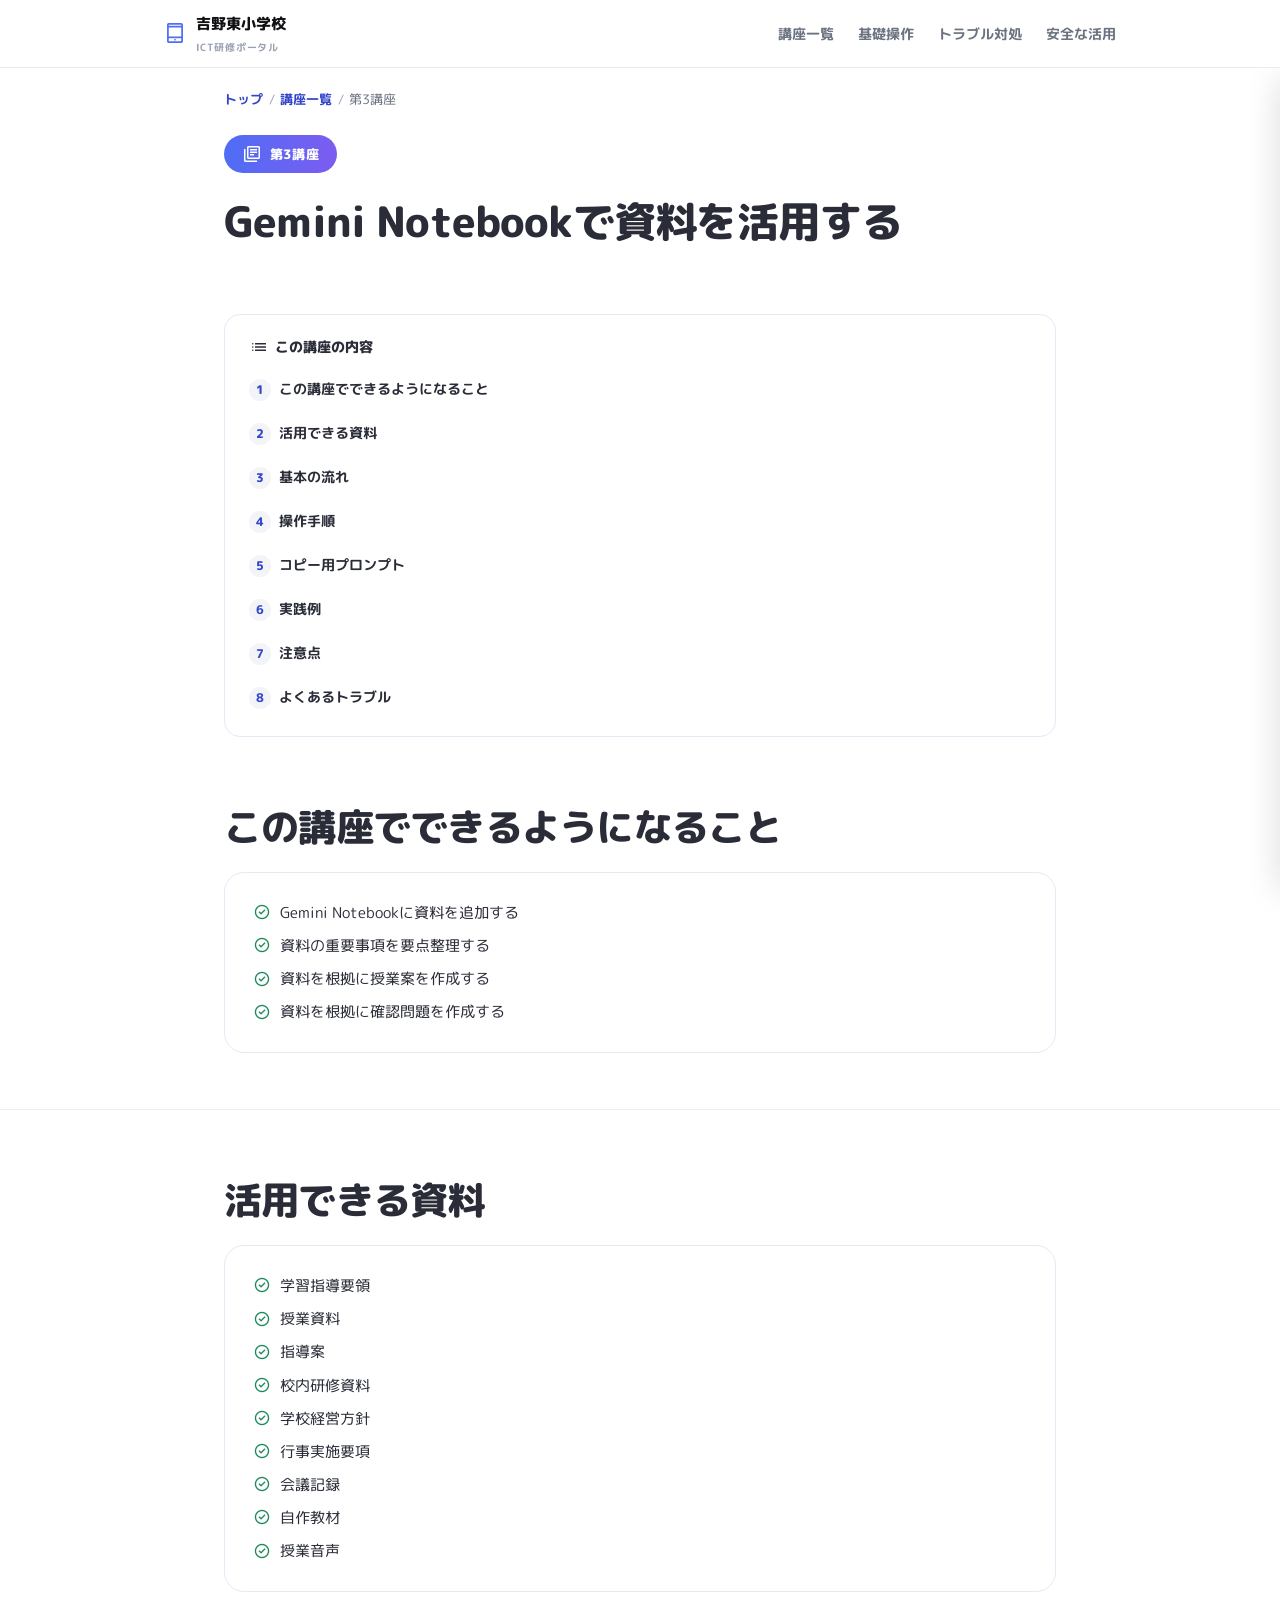
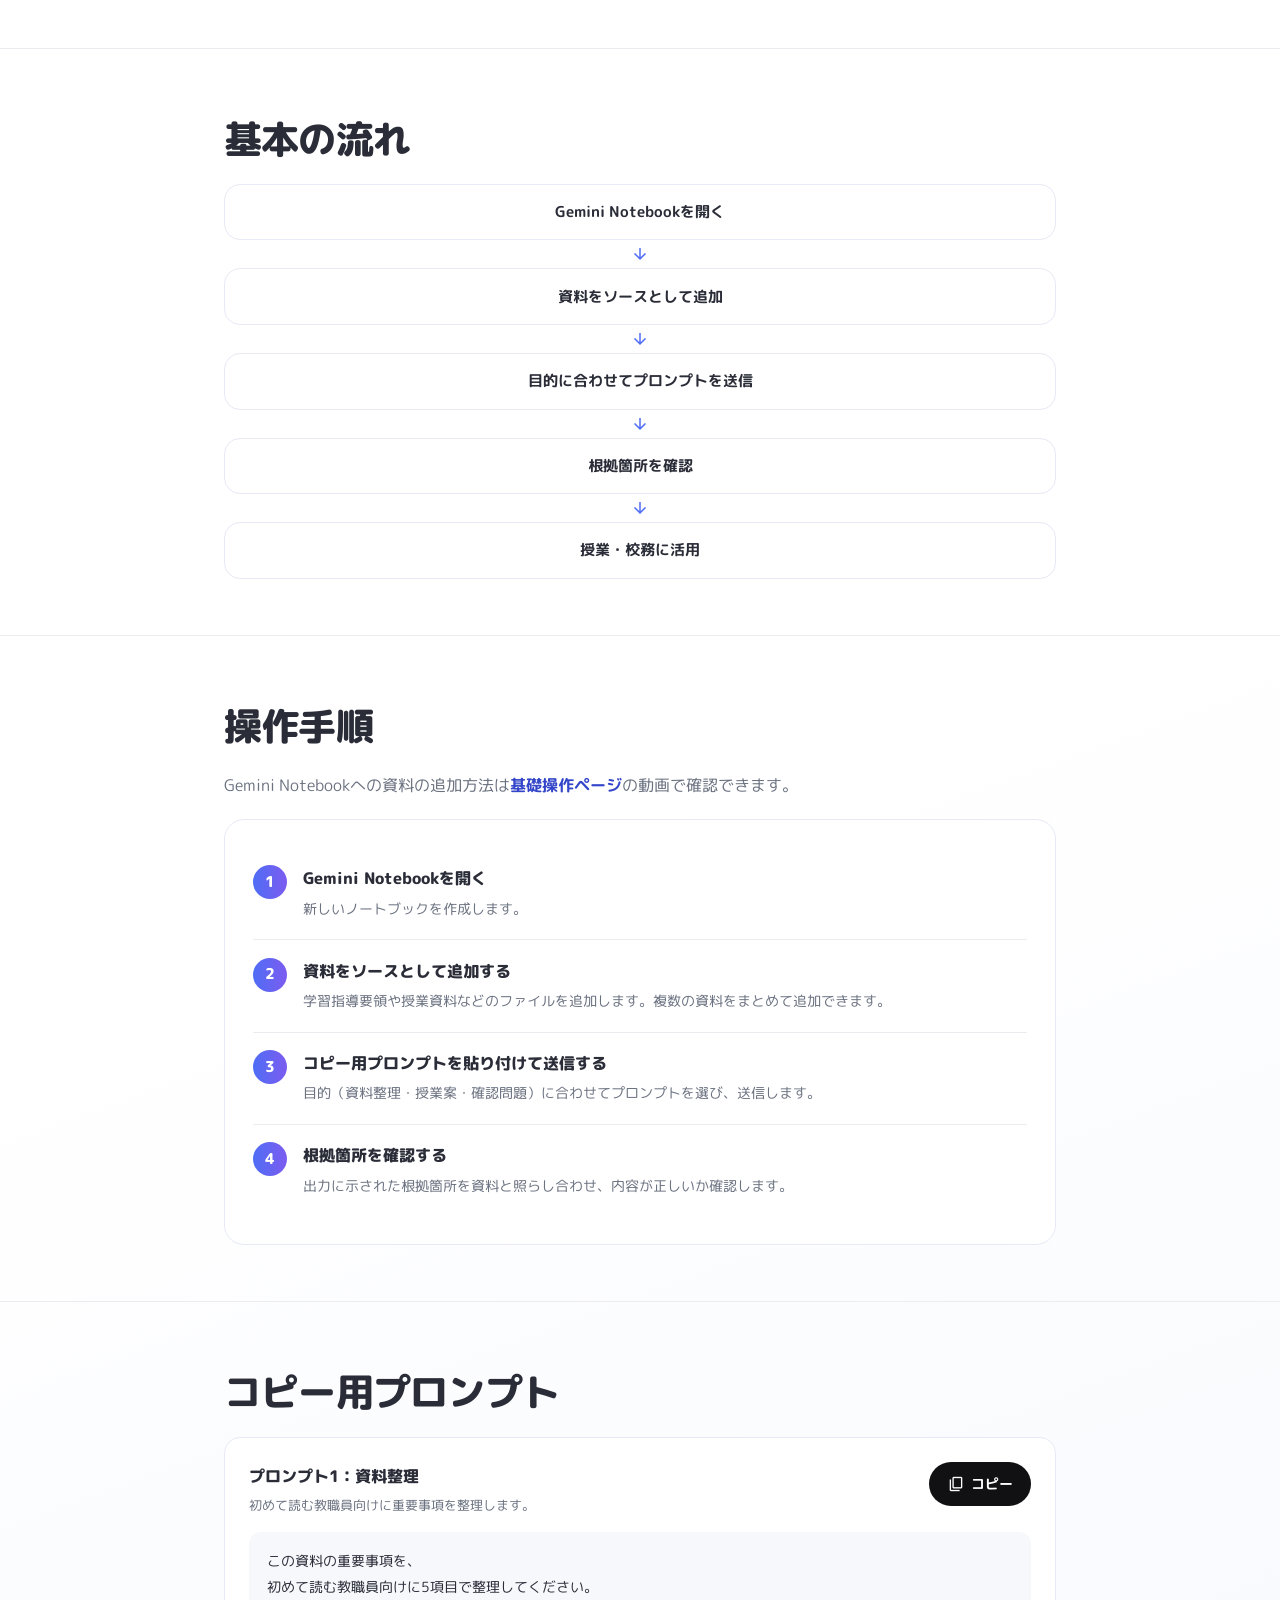
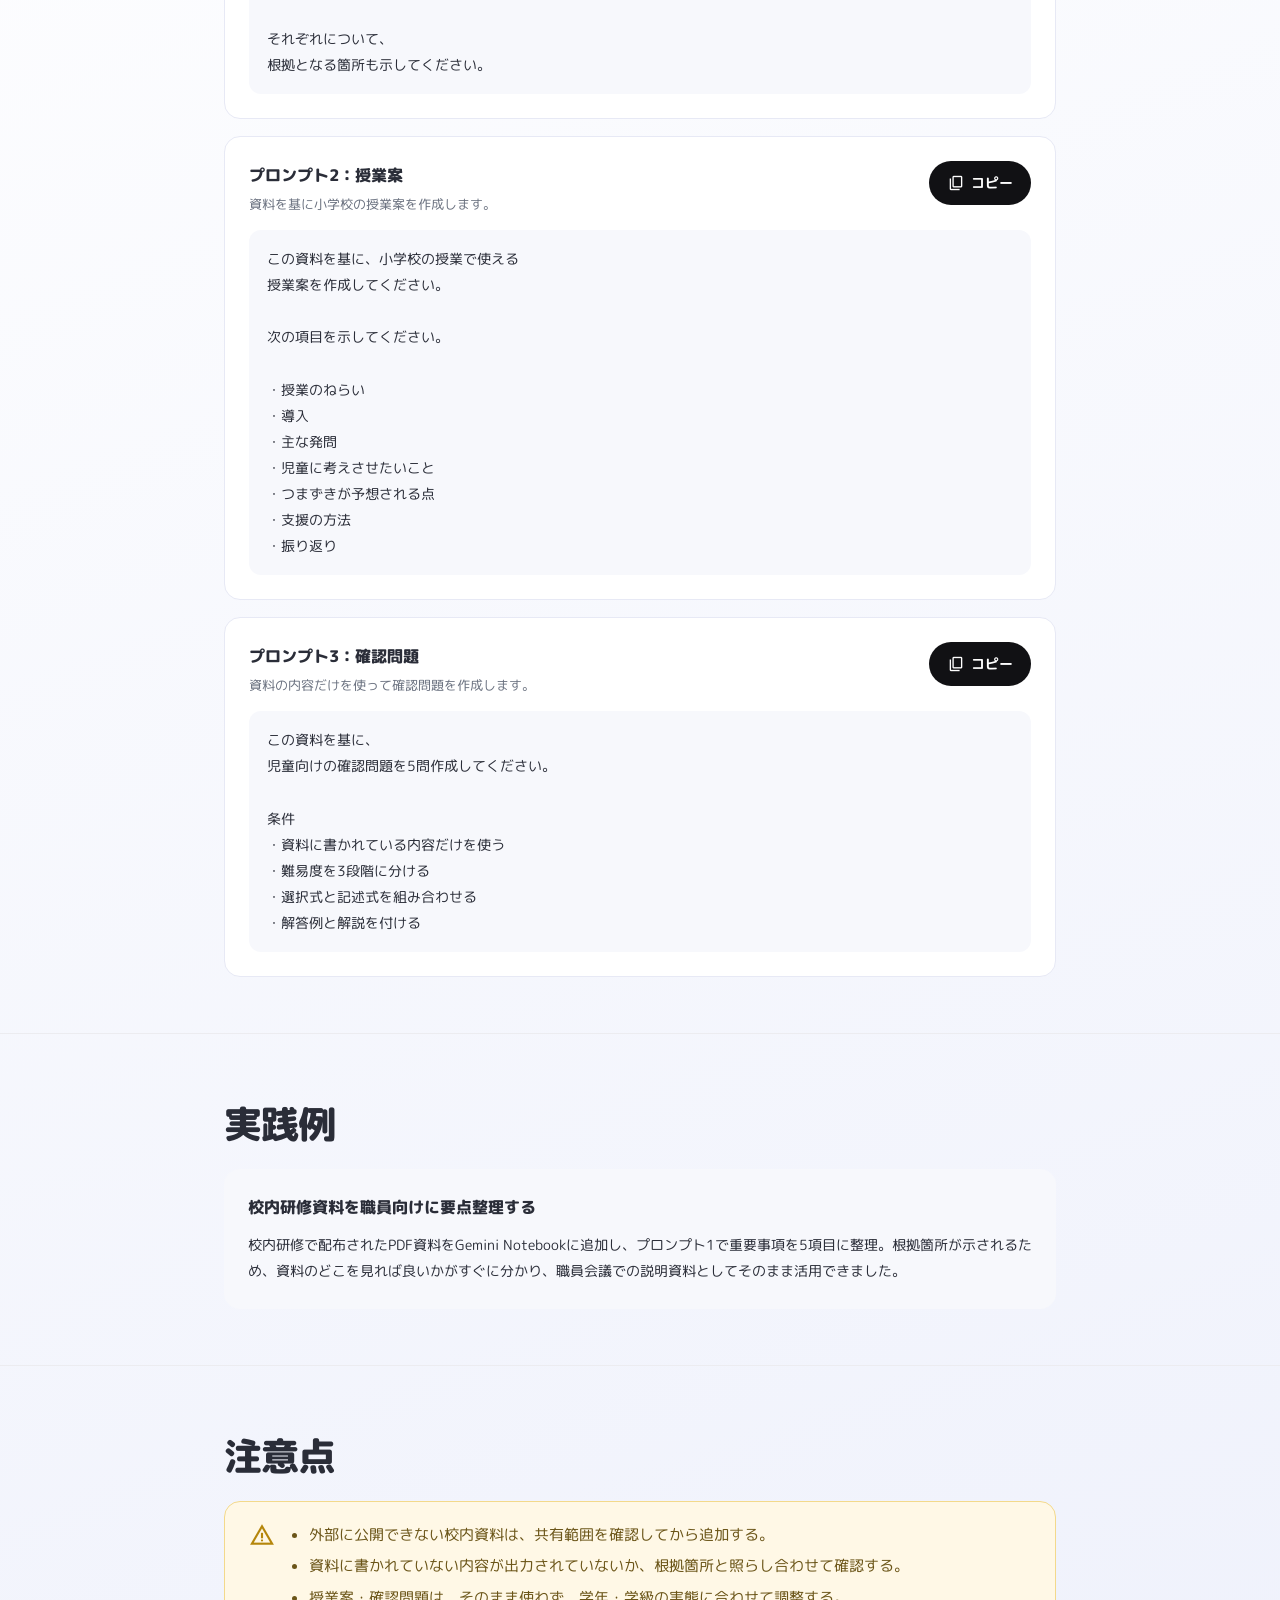
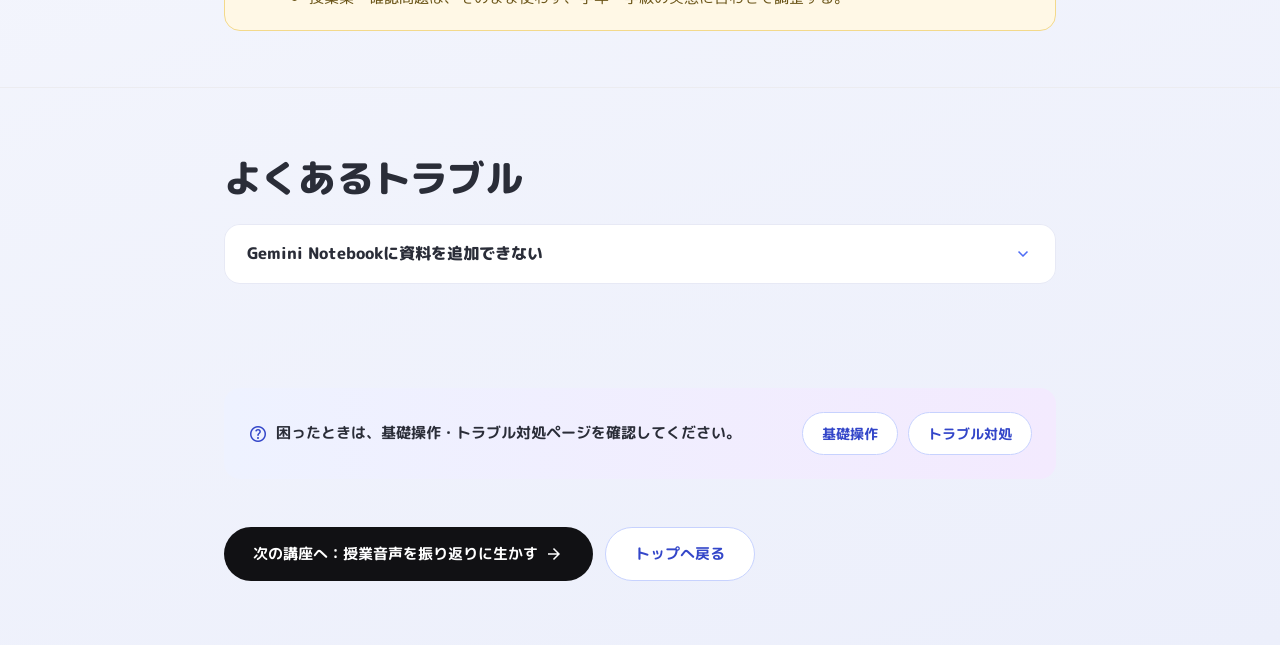
<file: courses/03-gemini-notebook.html>
<!DOCTYPE html>
<html lang="ja">
<head>
<meta charset="UTF-8">
<meta name="viewport" content="width=device-width, initial-scale=1.0, viewport-fit=cover">
<title>第3講座 Gemini Notebookで資料を活用する | 吉野東小学校 ICT研修ポータル</title>
<link rel="preconnect" href="https://fonts.googleapis.com">
<link href="https://fonts.googleapis.com/css2?family=M+PLUS+Rounded+1c:wght@400;500;700;800&family=Material+Symbols+Outlined" rel="stylesheet">
<link rel="stylesheet" href="../assets/css/style.css">
</head>
<body>

  <!-- ===== オープニング演出（sessionStorageで1ページにつき1回だけ表示） ===== -->
  <div id="splash" class="splash-overlay" role="dialog" aria-label="オープニング">
    <p class="splash-text">第3講座<span class="splash-sub">Gemini Notebookで資料を活用する</span></p>
  </div>

  <div id="copy-announcer" aria-live="polite" class="sr-only"></div>

  <header class="site-header">
    <div class="wrap">
      <a href="../index.html" class="site-logo">
        <span class="material-symbols-outlined" aria-hidden="true">tablet_mac</span>
        <span>吉野東小学校<span class="sub">ICT研修ポータル</span></span>
      </a>
      <nav class="header-nav" aria-label="メインメニュー">
        <a href="../index.html#courses">講座一覧</a>
        <a href="../guides/basic-operation.html">基礎操作</a>
        <a href="../guides/troubleshooting.html">トラブル対処</a>
        <a href="06-safety.html">安全な活用</a>
      </nav>
      <button type="button" id="menuBtn" class="menu-btn" aria-expanded="false" aria-controls="mobileNav" aria-label="メニューを開く">
        <span class="material-symbols-outlined" aria-hidden="true">menu</span>
      </button>
    </div>
  </header>

  <div id="navOverlay" class="nav-overlay"></div>
  <nav id="mobileNav" class="mobile-nav" aria-label="モバイルメニュー">
    <div style="display:flex;justify-content:flex-end;margin-bottom:1rem;">
      <button type="button" id="navCloseBtn" class="menu-btn" aria-label="メニューを閉じる">
        <span class="material-symbols-outlined" aria-hidden="true">close</span>
      </button>
    </div>
    <a href="../index.html"><span class="material-symbols-outlined" aria-hidden="true">home</span>トップ</a>
    <a href="../index.html#courses"><span class="material-symbols-outlined" aria-hidden="true">school</span>講座一覧</a>
    <a href="../guides/basic-operation.html"><span class="material-symbols-outlined" aria-hidden="true">play_circle</span>基礎操作を確認する</a>
    <a href="../guides/troubleshooting.html"><span class="material-symbols-outlined" aria-hidden="true">build</span>トラブル対処</a>
  </nav>

  <div class="wrap">
    <p class="breadcrumb">
      <a href="../index.html">トップ</a><span class="sep">/</span>
      <a href="../index.html#courses">講座一覧</a><span class="sep">/</span>
      <span>第3講座</span>
    </p>
  </div>

  <section class="course-hero">
    <div class="wrap">
      <span class="course-num-badge"><span class="material-symbols-outlined" aria-hidden="true">library_books</span>第3講座</span>
      <h1>Gemini Notebookで資料を活用する</h1>
    </div>
  </section>

  <div class="wrap">
    <nav class="toc" aria-label="この講座の目次">
      <p class="toc-title"><span class="material-symbols-outlined" aria-hidden="true">list</span>この講座の内容</p>
      <ol>
        <li><a href="#goals">この講座でできるようになること</a></li>
        <li><a href="#sources">活用できる資料</a></li>
        <li><a href="#flow">基本の流れ</a></li>
        <li><a href="#steps">操作手順</a></li>
        <li><a href="#prompts">コピー用プロンプト</a></li>
        <li><a href="#example">実践例</a></li>
        <li><a href="#caution">注意点</a></li>
        <li><a href="#trouble">よくあるトラブル</a></li>
      </ol>
    </nav>
  </div>

  <section id="goals" class="block">
    <div class="wrap">
      <h2 class="section-title">この講座でできるようになること</h2>
      <div class="card">
        <ul class="goal-list">
          <li><span class="material-symbols-outlined" aria-hidden="true">check_circle</span>Gemini Notebookに資料を追加する</li>
          <li><span class="material-symbols-outlined" aria-hidden="true">check_circle</span>資料の重要事項を要点整理する</li>
          <li><span class="material-symbols-outlined" aria-hidden="true">check_circle</span>資料を根拠に授業案を作成する</li>
          <li><span class="material-symbols-outlined" aria-hidden="true">check_circle</span>資料を根拠に確認問題を作成する</li>
        </ul>
      </div>
    </div>
  </section>

  <section id="sources" class="block">
    <div class="wrap">
      <h2 class="section-title">活用できる資料</h2>
      <div class="card">
        <ul class="goal-list" style="columns:1;">
          <li><span class="material-symbols-outlined" aria-hidden="true">check_circle</span>学習指導要領</li>
          <li><span class="material-symbols-outlined" aria-hidden="true">check_circle</span>授業資料</li>
          <li><span class="material-symbols-outlined" aria-hidden="true">check_circle</span>指導案</li>
          <li><span class="material-symbols-outlined" aria-hidden="true">check_circle</span>校内研修資料</li>
          <li><span class="material-symbols-outlined" aria-hidden="true">check_circle</span>学校経営方針</li>
          <li><span class="material-symbols-outlined" aria-hidden="true">check_circle</span>行事実施要項</li>
          <li><span class="material-symbols-outlined" aria-hidden="true">check_circle</span>会議記録</li>
          <li><span class="material-symbols-outlined" aria-hidden="true">check_circle</span>自作教材</li>
          <li><span class="material-symbols-outlined" aria-hidden="true">check_circle</span>授業音声</li>
        </ul>
      </div>
    </div>
  </section>

  <section id="flow" class="block">
    <div class="wrap">
      <h2 class="section-title">基本の流れ</h2>
      <div class="flow-diagram">
        <div class="flow-step">Gemini Notebookを開く</div>
        <div class="flow-arrow"><span class="material-symbols-outlined" aria-hidden="true">arrow_downward</span></div>
        <div class="flow-step">資料をソースとして追加</div>
        <div class="flow-arrow"><span class="material-symbols-outlined" aria-hidden="true">arrow_downward</span></div>
        <div class="flow-step">目的に合わせてプロンプトを送信</div>
        <div class="flow-arrow"><span class="material-symbols-outlined" aria-hidden="true">arrow_downward</span></div>
        <div class="flow-step">根拠箇所を確認</div>
        <div class="flow-arrow"><span class="material-symbols-outlined" aria-hidden="true">arrow_downward</span></div>
        <div class="flow-step">授業・校務に活用</div>
      </div>
    </div>
  </section>

  <section id="steps" class="block">
    <div class="wrap">
      <h2 class="section-title">操作手順</h2>
      <p class="section-lead" style="margin-bottom:1.25rem;">Gemini Notebookへの資料の追加方法は<a href="../guides/basic-operation.html" style="color:var(--color-blue-deep);font-weight:700;">基礎操作ページ</a>の動画で確認できます。</p>
      <div class="card">
        <ol class="step-list">
          <li class="step-item">
            <div class="step-num">1</div>
            <div class="step-body"><h4>Gemini Notebookを開く</h4><p>新しいノートブックを作成します。</p></div>
          </li>
          <li class="step-item">
            <div class="step-num">2</div>
            <div class="step-body"><h4>資料をソースとして追加する</h4><p>学習指導要領や授業資料などのファイルを追加します。複数の資料をまとめて追加できます。</p></div>
          </li>
          <li class="step-item">
            <div class="step-num">3</div>
            <div class="step-body"><h4>コピー用プロンプトを貼り付けて送信する</h4><p>目的（資料整理・授業案・確認問題）に合わせてプロンプトを選び、送信します。</p></div>
          </li>
          <li class="step-item">
            <div class="step-num">4</div>
            <div class="step-body"><h4>根拠箇所を確認する</h4><p>出力に示された根拠箇所を資料と照らし合わせ、内容が正しいか確認します。</p></div>
          </li>
        </ol>
      </div>
    </div>
  </section>

  <!-- コピー用プロンプト：ここから -->
  <section id="prompts" class="block">
    <div class="wrap">
      <h2 class="section-title">コピー用プロンプト</h2>

      <div class="prompt-card">
        <div class="prompt-card-head">
          <div>
            <h4>プロンプト1：資料整理</h4>
            <p class="prompt-scene">初めて読む教職員向けに重要事項を整理します。</p>
          </div>
          <button type="button" class="copy-btn" data-copy-target="#prompt3-1">
            <span class="material-symbols-outlined" aria-hidden="true">content_copy</span>
            <span class="copy-label">コピー</span>
          </button>
        </div>
        <div class="prompt-body" id="prompt3-1">この資料の重要事項を、
初めて読む教職員向けに5項目で整理してください。

それぞれについて、
根拠となる箇所も示してください。</div>
      </div>

      <div class="prompt-card">
        <div class="prompt-card-head">
          <div>
            <h4>プロンプト2：授業案</h4>
            <p class="prompt-scene">資料を基に小学校の授業案を作成します。</p>
          </div>
          <button type="button" class="copy-btn" data-copy-target="#prompt3-2">
            <span class="material-symbols-outlined" aria-hidden="true">content_copy</span>
            <span class="copy-label">コピー</span>
          </button>
        </div>
        <div class="prompt-body" id="prompt3-2">この資料を基に、小学校の授業で使える
授業案を作成してください。

次の項目を示してください。

・授業のねらい
・導入
・主な発問
・児童に考えさせたいこと
・つまずきが予想される点
・支援の方法
・振り返り</div>
      </div>

      <div class="prompt-card">
        <div class="prompt-card-head">
          <div>
            <h4>プロンプト3：確認問題</h4>
            <p class="prompt-scene">資料の内容だけを使って確認問題を作成します。</p>
          </div>
          <button type="button" class="copy-btn" data-copy-target="#prompt3-3">
            <span class="material-symbols-outlined" aria-hidden="true">content_copy</span>
            <span class="copy-label">コピー</span>
          </button>
        </div>
        <div class="prompt-body" id="prompt3-3">この資料を基に、
児童向けの確認問題を5問作成してください。

条件
・資料に書かれている内容だけを使う
・難易度を3段階に分ける
・選択式と記述式を組み合わせる
・解答例と解説を付ける</div>
      </div>
    </div>
  </section>
  <!-- コピー用プロンプト：ここまで -->

  <section id="example" class="block">
    <div class="wrap">
      <h2 class="section-title">実践例</h2>
      <div class="example-card">
        <h4>校内研修資料を職員向けに要点整理する</h4>
        <p>校内研修で配布されたPDF資料をGemini Notebookに追加し、プロンプト1で重要事項を5項目に整理。根拠箇所が示されるため、資料のどこを見れば良いかがすぐに分かり、職員会議での説明資料としてそのまま活用できました。</p>
      </div>
    </div>
  </section>

  <section id="caution" class="block">
    <div class="wrap">
      <h2 class="section-title">注意点</h2>
      <div class="caution-card">
        <span class="material-symbols-outlined" aria-hidden="true">warning</span>
        <ul>
          <li>外部に公開できない校内資料は、共有範囲を確認してから追加する。</li>
          <li>資料に書かれていない内容が出力されていないか、根拠箇所と照らし合わせて確認する。</li>
          <li>授業案・確認問題は、そのまま使わず、学年・学級の実態に合わせて調整する。</li>
        </ul>
      </div>
    </div>
  </section>

  <section id="trouble" class="block">
    <div class="wrap">
      <h2 class="section-title">よくあるトラブル</h2>
      <div class="accordion">
        <button type="button" class="accordion-trigger" aria-expanded="false" aria-controls="acc3-1">
          <span>Gemini Notebookに資料を追加できない</span>
          <span class="material-symbols-outlined" aria-hidden="true">expand_more</span>
        </button>
        <div class="accordion-panel" id="acc3-1">
          <p>対応形式やファイルサイズの確認、Googleドライブ経由での追加などをお試しください。詳しくは<a href="../guides/troubleshooting.html" style="color:var(--color-blue-deep);font-weight:700;">トラブル対処ページ</a>をご確認ください。</p>
        </div>
      </div>
    </div>
  </section>

  <div class="wrap">
    <div class="help-banner">
      <p><span class="material-symbols-outlined" aria-hidden="true">help</span>困ったときは、基礎操作・トラブル対処ページを確認してください。</p>
      <div style="display:flex;gap:0.6rem;flex-wrap:wrap;">
        <a href="../guides/basic-operation.html" class="btn btn-outline btn-sm">基礎操作</a>
        <a href="../guides/troubleshooting.html" class="btn btn-outline btn-sm">トラブル対処</a>
      </div>
    </div>

    <div class="page-nav">
      <a href="04-lesson-reflection.html" class="btn btn-primary">次の講座へ：授業音声を振り返りに生かす<span class="material-symbols-outlined" aria-hidden="true">arrow_forward</span></a>
      <a href="../index.html" class="btn btn-outline">トップへ戻る</a>
    </div>
  </div>

  <button type="button" id="backToTop" class="back-to-top" aria-label="トップへ戻る">
    <span class="material-symbols-outlined" aria-hidden="true">arrow_upward</span>
  </button>

  <div id="toast" class="toast" role="status">
    <span class="material-symbols-outlined" aria-hidden="true">check_circle</span>
    <span class="toast-label">コピーしました</span>
  </div>

  <script src="../assets/js/main.js"></script>
</body>
</html>
</file>
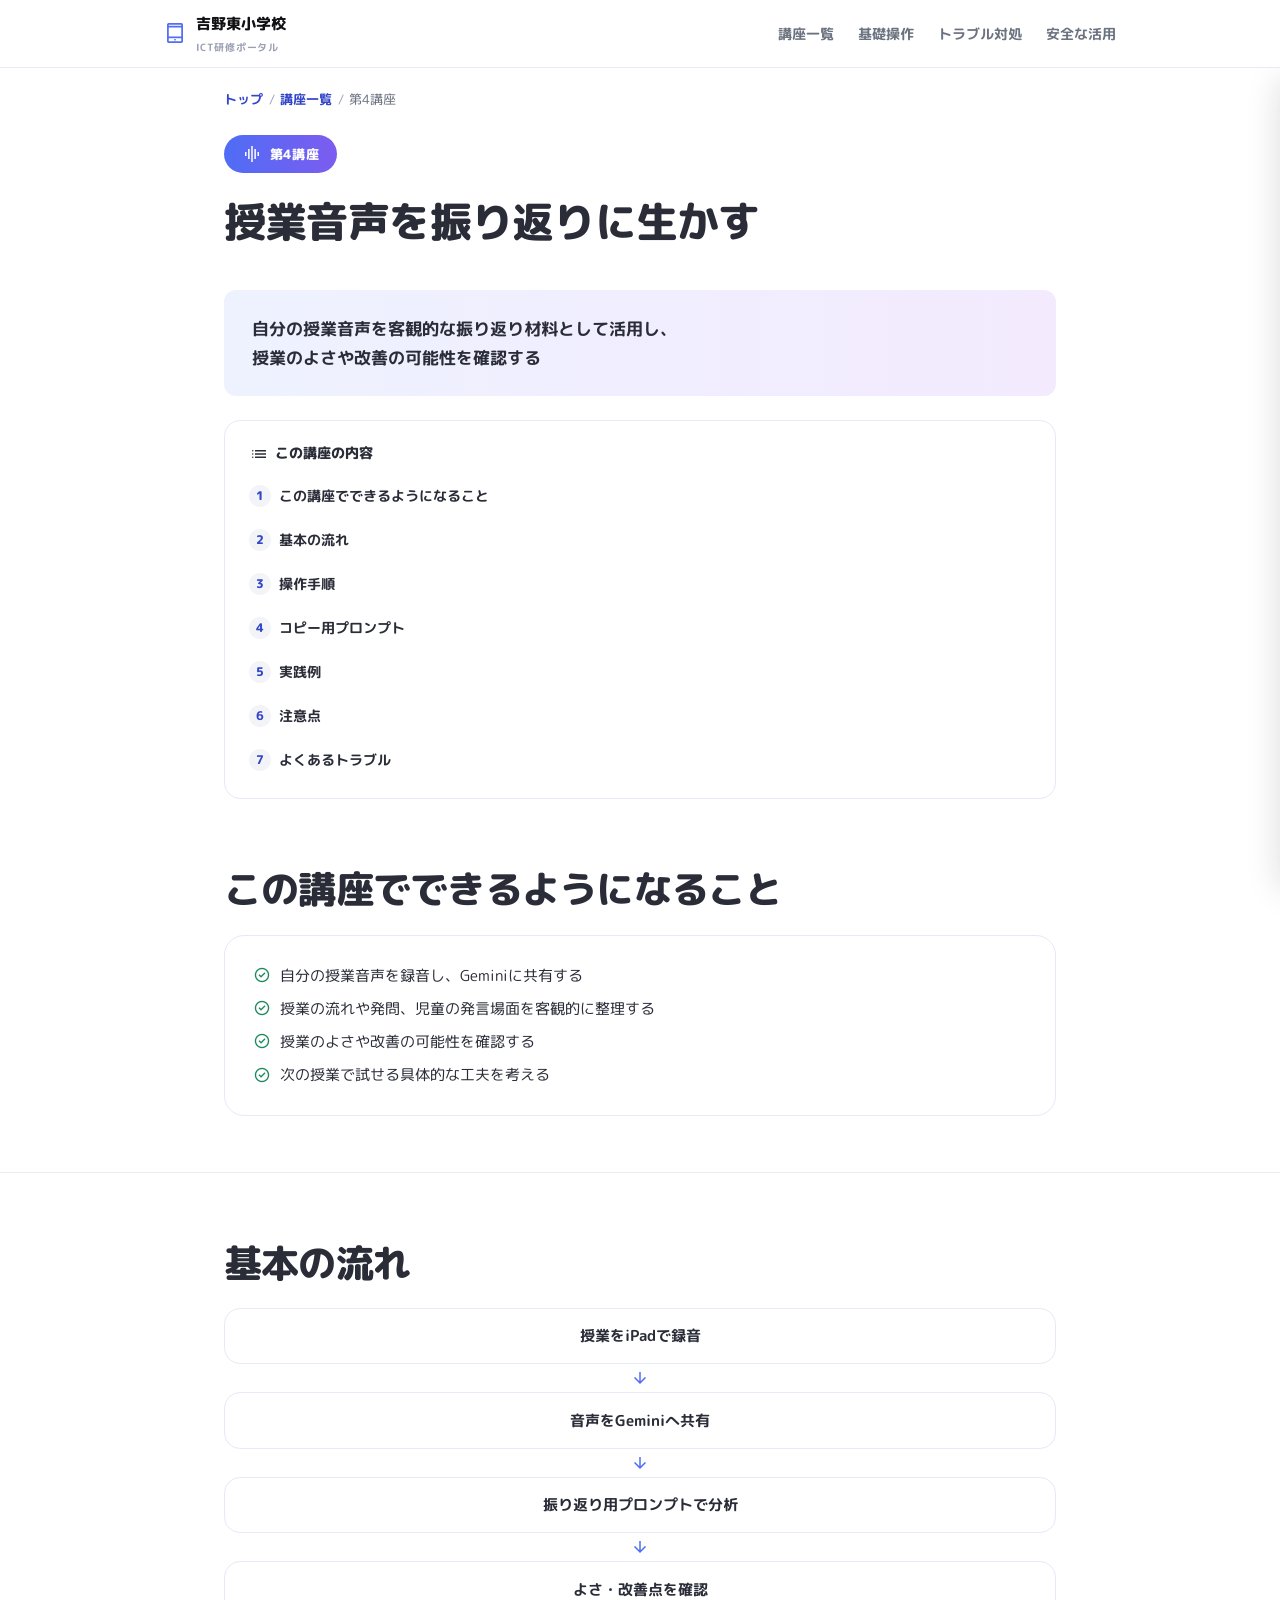
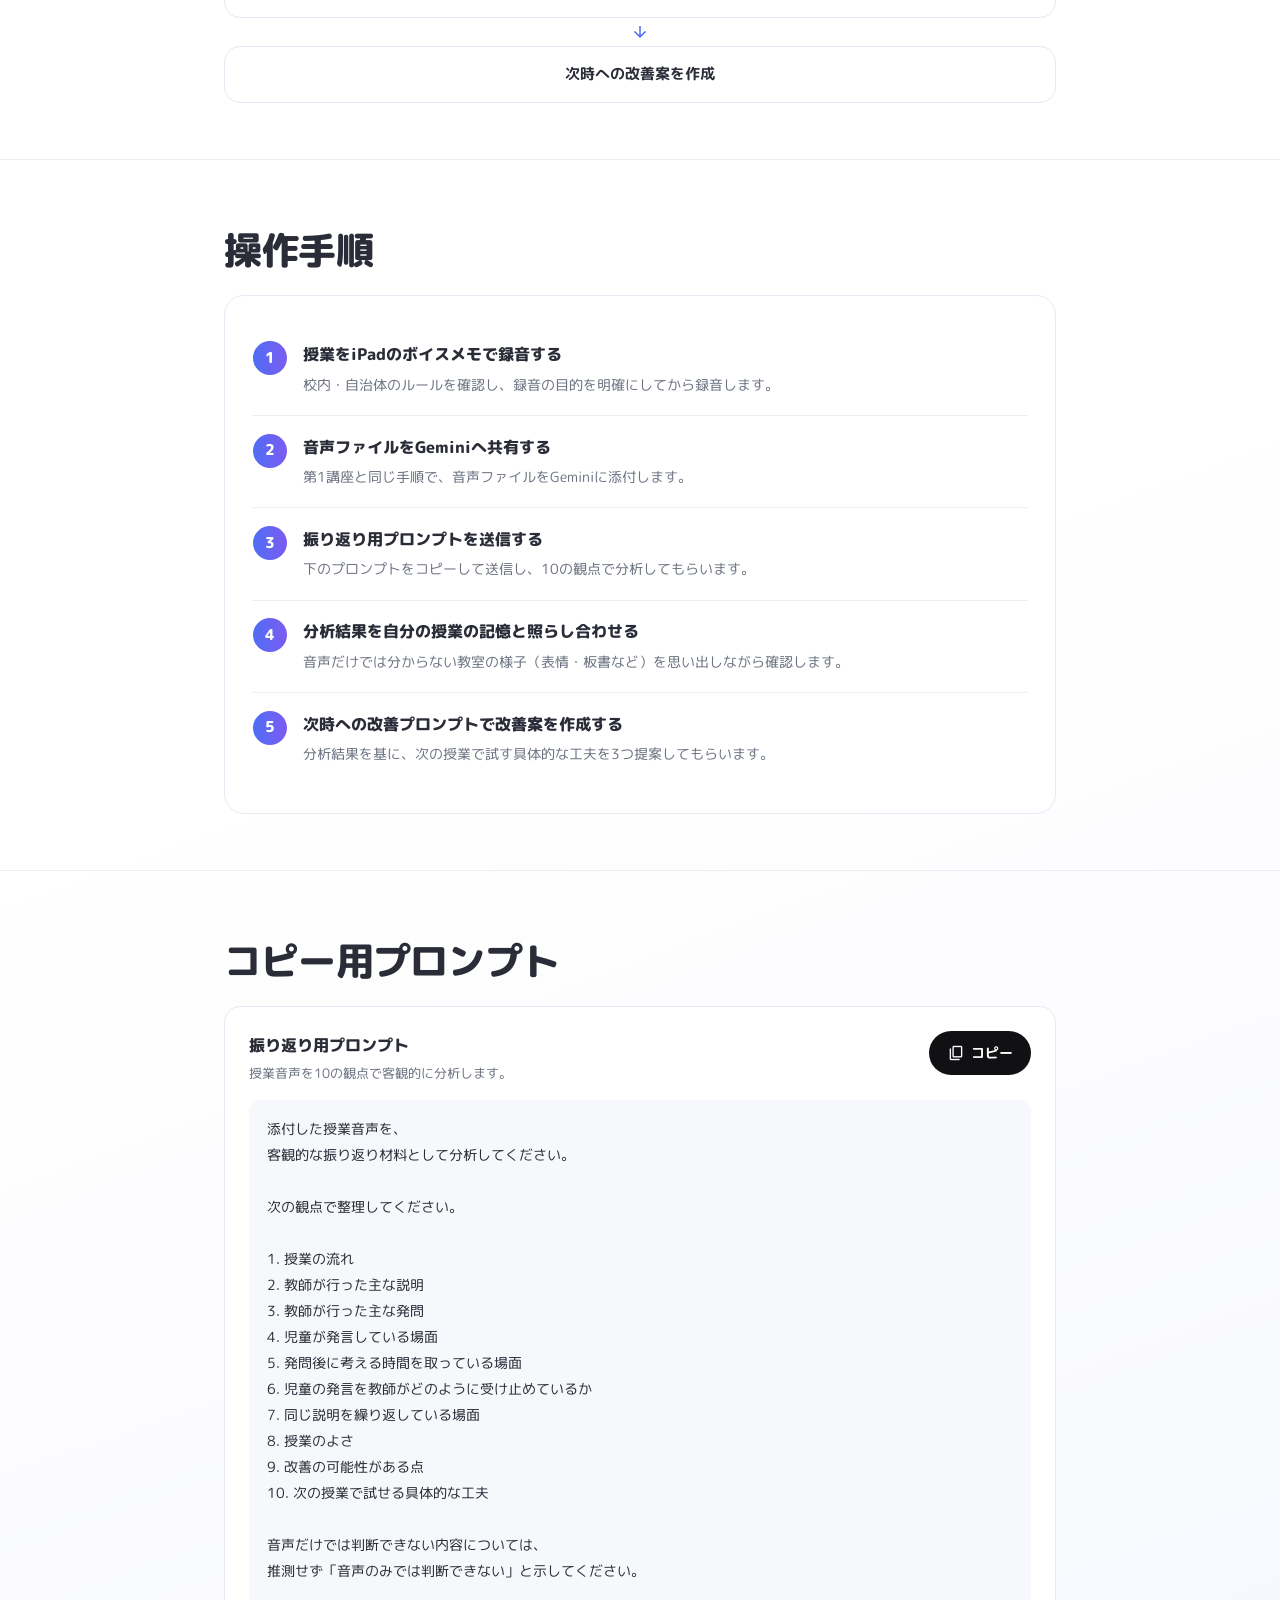
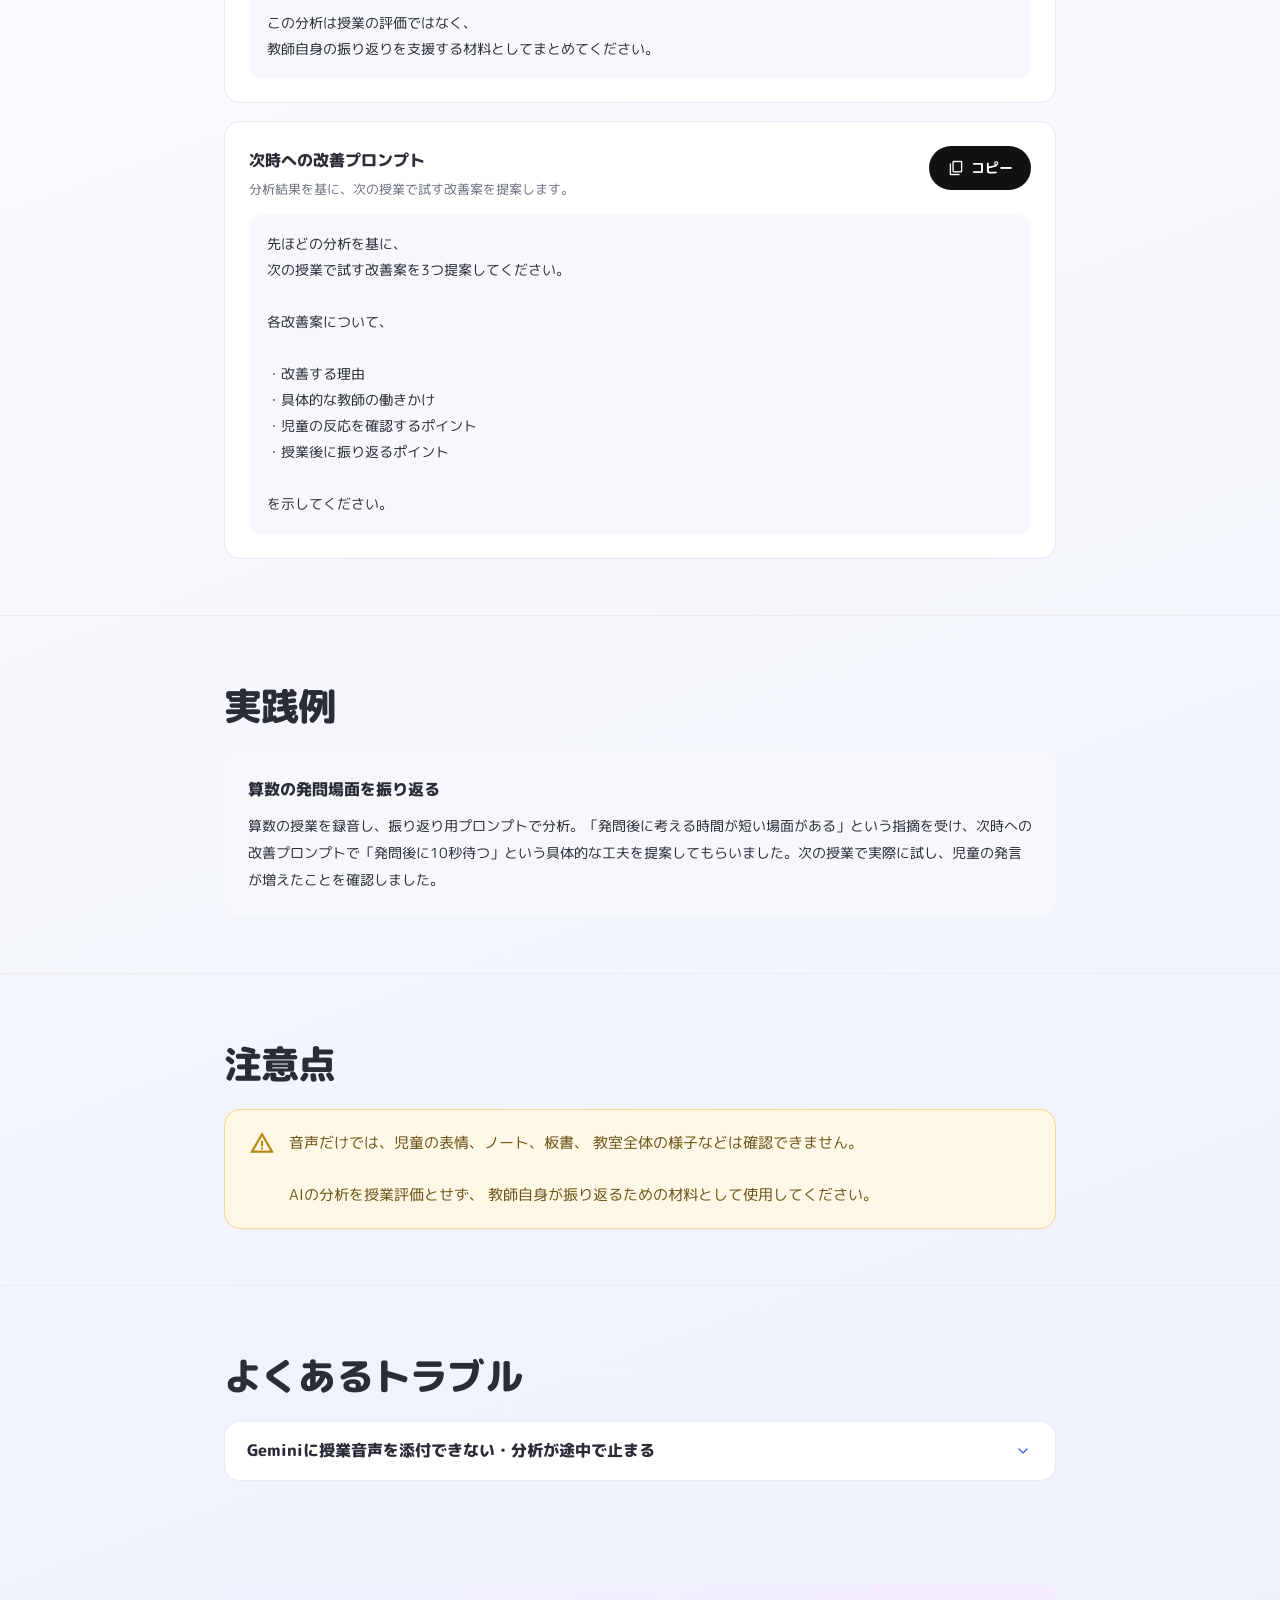
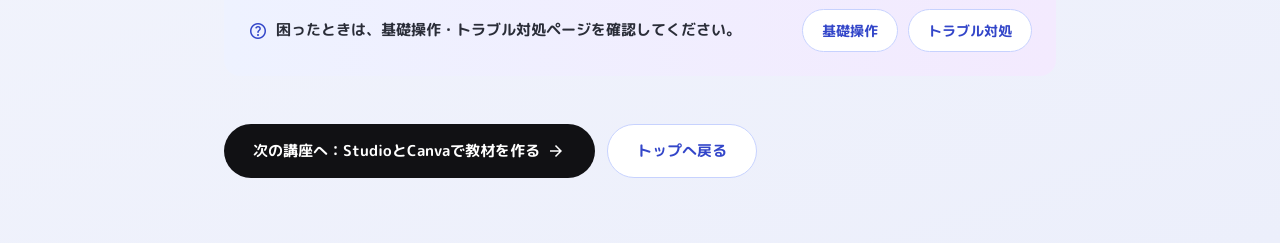
<file: courses/04-lesson-reflection.html>
<!DOCTYPE html>
<html lang="ja">
<head>
<meta charset="UTF-8">
<meta name="viewport" content="width=device-width, initial-scale=1.0, viewport-fit=cover">
<title>第4講座 授業音声を振り返りに生かす | 吉野東小学校 ICT研修ポータル</title>
<link rel="preconnect" href="https://fonts.googleapis.com">
<link href="https://fonts.googleapis.com/css2?family=M+PLUS+Rounded+1c:wght@400;500;700;800&family=Material+Symbols+Outlined" rel="stylesheet">
<link rel="stylesheet" href="../assets/css/style.css">
</head>
<body>

  <!-- ===== オープニング演出（sessionStorageで1ページにつき1回だけ表示） ===== -->
  <div id="splash" class="splash-overlay" role="dialog" aria-label="オープニング">
    <p class="splash-text">第4講座<span class="splash-sub">授業音声を振り返りに生かす</span></p>
  </div>

  <div id="copy-announcer" aria-live="polite" class="sr-only"></div>

  <header class="site-header">
    <div class="wrap">
      <a href="../index.html" class="site-logo">
        <span class="material-symbols-outlined" aria-hidden="true">tablet_mac</span>
        <span>吉野東小学校<span class="sub">ICT研修ポータル</span></span>
      </a>
      <nav class="header-nav" aria-label="メインメニュー">
        <a href="../index.html#courses">講座一覧</a>
        <a href="../guides/basic-operation.html">基礎操作</a>
        <a href="../guides/troubleshooting.html">トラブル対処</a>
        <a href="06-safety.html">安全な活用</a>
      </nav>
      <button type="button" id="menuBtn" class="menu-btn" aria-expanded="false" aria-controls="mobileNav" aria-label="メニューを開く">
        <span class="material-symbols-outlined" aria-hidden="true">menu</span>
      </button>
    </div>
  </header>

  <div id="navOverlay" class="nav-overlay"></div>
  <nav id="mobileNav" class="mobile-nav" aria-label="モバイルメニュー">
    <div style="display:flex;justify-content:flex-end;margin-bottom:1rem;">
      <button type="button" id="navCloseBtn" class="menu-btn" aria-label="メニューを閉じる">
        <span class="material-symbols-outlined" aria-hidden="true">close</span>
      </button>
    </div>
    <a href="../index.html"><span class="material-symbols-outlined" aria-hidden="true">home</span>トップ</a>
    <a href="../index.html#courses"><span class="material-symbols-outlined" aria-hidden="true">school</span>講座一覧</a>
    <a href="../guides/basic-operation.html"><span class="material-symbols-outlined" aria-hidden="true">play_circle</span>基礎操作を確認する</a>
    <a href="../guides/troubleshooting.html"><span class="material-symbols-outlined" aria-hidden="true">build</span>トラブル対処</a>
  </nav>

  <div class="wrap">
    <p class="breadcrumb">
      <a href="../index.html">トップ</a><span class="sep">/</span>
      <a href="../index.html#courses">講座一覧</a><span class="sep">/</span>
      <span>第4講座</span>
    </p>
  </div>

  <section class="course-hero">
    <div class="wrap">
      <span class="course-num-badge"><span class="material-symbols-outlined" aria-hidden="true">graphic_eq</span>第4講座</span>
      <h1>授業音声を振り返りに生かす</h1>
    </div>
  </section>

  <!-- 中心メッセージ -->
  <div class="wrap">
    <div class="quote-box" style="font-size:1.05rem;padding:1.5rem 1.75rem;">
      自分の授業音声を客観的な振り返り材料として活用し、<br>
      授業のよさや改善の可能性を確認する
    </div>
  </div>

  <div class="wrap">
    <nav class="toc" aria-label="この講座の目次">
      <p class="toc-title"><span class="material-symbols-outlined" aria-hidden="true">list</span>この講座の内容</p>
      <ol>
        <li><a href="#goals">この講座でできるようになること</a></li>
        <li><a href="#flow">基本の流れ</a></li>
        <li><a href="#steps">操作手順</a></li>
        <li><a href="#prompts">コピー用プロンプト</a></li>
        <li><a href="#example">実践例</a></li>
        <li><a href="#caution">注意点</a></li>
        <li><a href="#trouble">よくあるトラブル</a></li>
      </ol>
    </nav>
  </div>

  <section id="goals" class="block">
    <div class="wrap">
      <h2 class="section-title">この講座でできるようになること</h2>
      <div class="card">
        <ul class="goal-list">
          <li><span class="material-symbols-outlined" aria-hidden="true">check_circle</span>自分の授業音声を録音し、Geminiに共有する</li>
          <li><span class="material-symbols-outlined" aria-hidden="true">check_circle</span>授業の流れや発問、児童の発言場面を客観的に整理する</li>
          <li><span class="material-symbols-outlined" aria-hidden="true">check_circle</span>授業のよさや改善の可能性を確認する</li>
          <li><span class="material-symbols-outlined" aria-hidden="true">check_circle</span>次の授業で試せる具体的な工夫を考える</li>
        </ul>
      </div>
    </div>
  </section>

  <section id="flow" class="block">
    <div class="wrap">
      <h2 class="section-title">基本の流れ</h2>
      <div class="flow-diagram">
        <div class="flow-step">授業をiPadで録音</div>
        <div class="flow-arrow"><span class="material-symbols-outlined" aria-hidden="true">arrow_downward</span></div>
        <div class="flow-step">音声をGeminiへ共有</div>
        <div class="flow-arrow"><span class="material-symbols-outlined" aria-hidden="true">arrow_downward</span></div>
        <div class="flow-step">振り返り用プロンプトで分析</div>
        <div class="flow-arrow"><span class="material-symbols-outlined" aria-hidden="true">arrow_downward</span></div>
        <div class="flow-step">よさ・改善点を確認</div>
        <div class="flow-arrow"><span class="material-symbols-outlined" aria-hidden="true">arrow_downward</span></div>
        <div class="flow-step">次時への改善案を作成</div>
      </div>
    </div>
  </section>

  <section id="steps" class="block">
    <div class="wrap">
      <h2 class="section-title">操作手順</h2>
      <div class="card">
        <ol class="step-list">
          <li class="step-item">
            <div class="step-num">1</div>
            <div class="step-body"><h4>授業をiPadのボイスメモで録音する</h4><p>校内・自治体のルールを確認し、録音の目的を明確にしてから録音します。</p></div>
          </li>
          <li class="step-item">
            <div class="step-num">2</div>
            <div class="step-body"><h4>音声ファイルをGeminiへ共有する</h4><p>第1講座と同じ手順で、音声ファイルをGeminiに添付します。</p></div>
          </li>
          <li class="step-item">
            <div class="step-num">3</div>
            <div class="step-body"><h4>振り返り用プロンプトを送信する</h4><p>下のプロンプトをコピーして送信し、10の観点で分析してもらいます。</p></div>
          </li>
          <li class="step-item">
            <div class="step-num">4</div>
            <div class="step-body"><h4>分析結果を自分の授業の記憶と照らし合わせる</h4><p>音声だけでは分からない教室の様子（表情・板書など）を思い出しながら確認します。</p></div>
          </li>
          <li class="step-item">
            <div class="step-num">5</div>
            <div class="step-body"><h4>次時への改善プロンプトで改善案を作成する</h4><p>分析結果を基に、次の授業で試す具体的な工夫を3つ提案してもらいます。</p></div>
          </li>
        </ol>
      </div>
    </div>
  </section>

  <!-- コピー用プロンプト：ここから -->
  <section id="prompts" class="block">
    <div class="wrap">
      <h2 class="section-title">コピー用プロンプト</h2>

      <div class="prompt-card">
        <div class="prompt-card-head">
          <div>
            <h4>振り返り用プロンプト</h4>
            <p class="prompt-scene">授業音声を10の観点で客観的に分析します。</p>
          </div>
          <button type="button" class="copy-btn" data-copy-target="#prompt4-1">
            <span class="material-symbols-outlined" aria-hidden="true">content_copy</span>
            <span class="copy-label">コピー</span>
          </button>
        </div>
        <div class="prompt-body" id="prompt4-1">添付した授業音声を、
客観的な振り返り材料として分析してください。

次の観点で整理してください。

1. 授業の流れ
2. 教師が行った主な説明
3. 教師が行った主な発問
4. 児童が発言している場面
5. 発問後に考える時間を取っている場面
6. 児童の発言を教師がどのように受け止めているか
7. 同じ説明を繰り返している場面
8. 授業のよさ
9. 改善の可能性がある点
10. 次の授業で試せる具体的な工夫

音声だけでは判断できない内容については、
推測せず「音声のみでは判断できない」と示してください。

この分析は授業の評価ではなく、
教師自身の振り返りを支援する材料としてまとめてください。</div>
      </div>

      <div class="prompt-card">
        <div class="prompt-card-head">
          <div>
            <h4>次時への改善プロンプト</h4>
            <p class="prompt-scene">分析結果を基に、次の授業で試す改善案を提案します。</p>
          </div>
          <button type="button" class="copy-btn" data-copy-target="#prompt4-2">
            <span class="material-symbols-outlined" aria-hidden="true">content_copy</span>
            <span class="copy-label">コピー</span>
          </button>
        </div>
        <div class="prompt-body" id="prompt4-2">先ほどの分析を基に、
次の授業で試す改善案を3つ提案してください。

各改善案について、

・改善する理由
・具体的な教師の働きかけ
・児童の反応を確認するポイント
・授業後に振り返るポイント

を示してください。</div>
      </div>
    </div>
  </section>
  <!-- コピー用プロンプト：ここまで -->

  <section id="example" class="block">
    <div class="wrap">
      <h2 class="section-title">実践例</h2>
      <div class="example-card">
        <h4>算数の発問場面を振り返る</h4>
        <p>算数の授業を録音し、振り返り用プロンプトで分析。「発問後に考える時間が短い場面がある」という指摘を受け、次時への改善プロンプトで「発問後に10秒待つ」という具体的な工夫を提案してもらいました。次の授業で実際に試し、児童の発言が増えたことを確認しました。</p>
      </div>
    </div>
  </section>

  <section id="caution" class="block">
    <div class="wrap">
      <h2 class="section-title">注意点</h2>
      <div class="caution-card">
        <span class="material-symbols-outlined" aria-hidden="true">warning</span>
        <p>
          音声だけでは、児童の表情、ノート、板書、
          教室全体の様子などは確認できません。<br><br>
          AIの分析を授業評価とせず、
          教師自身が振り返るための材料として使用してください。
        </p>
      </div>
    </div>
  </section>

  <section id="trouble" class="block">
    <div class="wrap">
      <h2 class="section-title">よくあるトラブル</h2>
      <div class="accordion">
        <button type="button" class="accordion-trigger" aria-expanded="false" aria-controls="acc4-1">
          <span>Geminiに授業音声を添付できない・分析が途中で止まる</span>
          <span class="material-symbols-outlined" aria-hidden="true">expand_more</span>
        </button>
        <div class="accordion-panel" id="acc4-1">
          <p>音声が長い場合はファイルサイズを確認し、必要に応じて分割してください。詳しくは<a href="../guides/troubleshooting.html" style="color:var(--color-blue-deep);font-weight:700;">トラブル対処ページ</a>をご確認ください。</p>
        </div>
      </div>
    </div>
  </section>

  <div class="wrap">
    <div class="help-banner">
      <p><span class="material-symbols-outlined" aria-hidden="true">help</span>困ったときは、基礎操作・トラブル対処ページを確認してください。</p>
      <div style="display:flex;gap:0.6rem;flex-wrap:wrap;">
        <a href="../guides/basic-operation.html" class="btn btn-outline btn-sm">基礎操作</a>
        <a href="../guides/troubleshooting.html" class="btn btn-outline btn-sm">トラブル対処</a>
      </div>
    </div>

    <div class="page-nav">
      <a href="05-studio-canva.html" class="btn btn-primary">次の講座へ：StudioとCanvaで教材を作る<span class="material-symbols-outlined" aria-hidden="true">arrow_forward</span></a>
      <a href="../index.html" class="btn btn-outline">トップへ戻る</a>
    </div>
  </div>

  <button type="button" id="backToTop" class="back-to-top" aria-label="トップへ戻る">
    <span class="material-symbols-outlined" aria-hidden="true">arrow_upward</span>
  </button>

  <div id="toast" class="toast" role="status">
    <span class="material-symbols-outlined" aria-hidden="true">check_circle</span>
    <span class="toast-label">コピーしました</span>
  </div>

  <script src="../assets/js/main.js"></script>
</body>
</html>
</file>
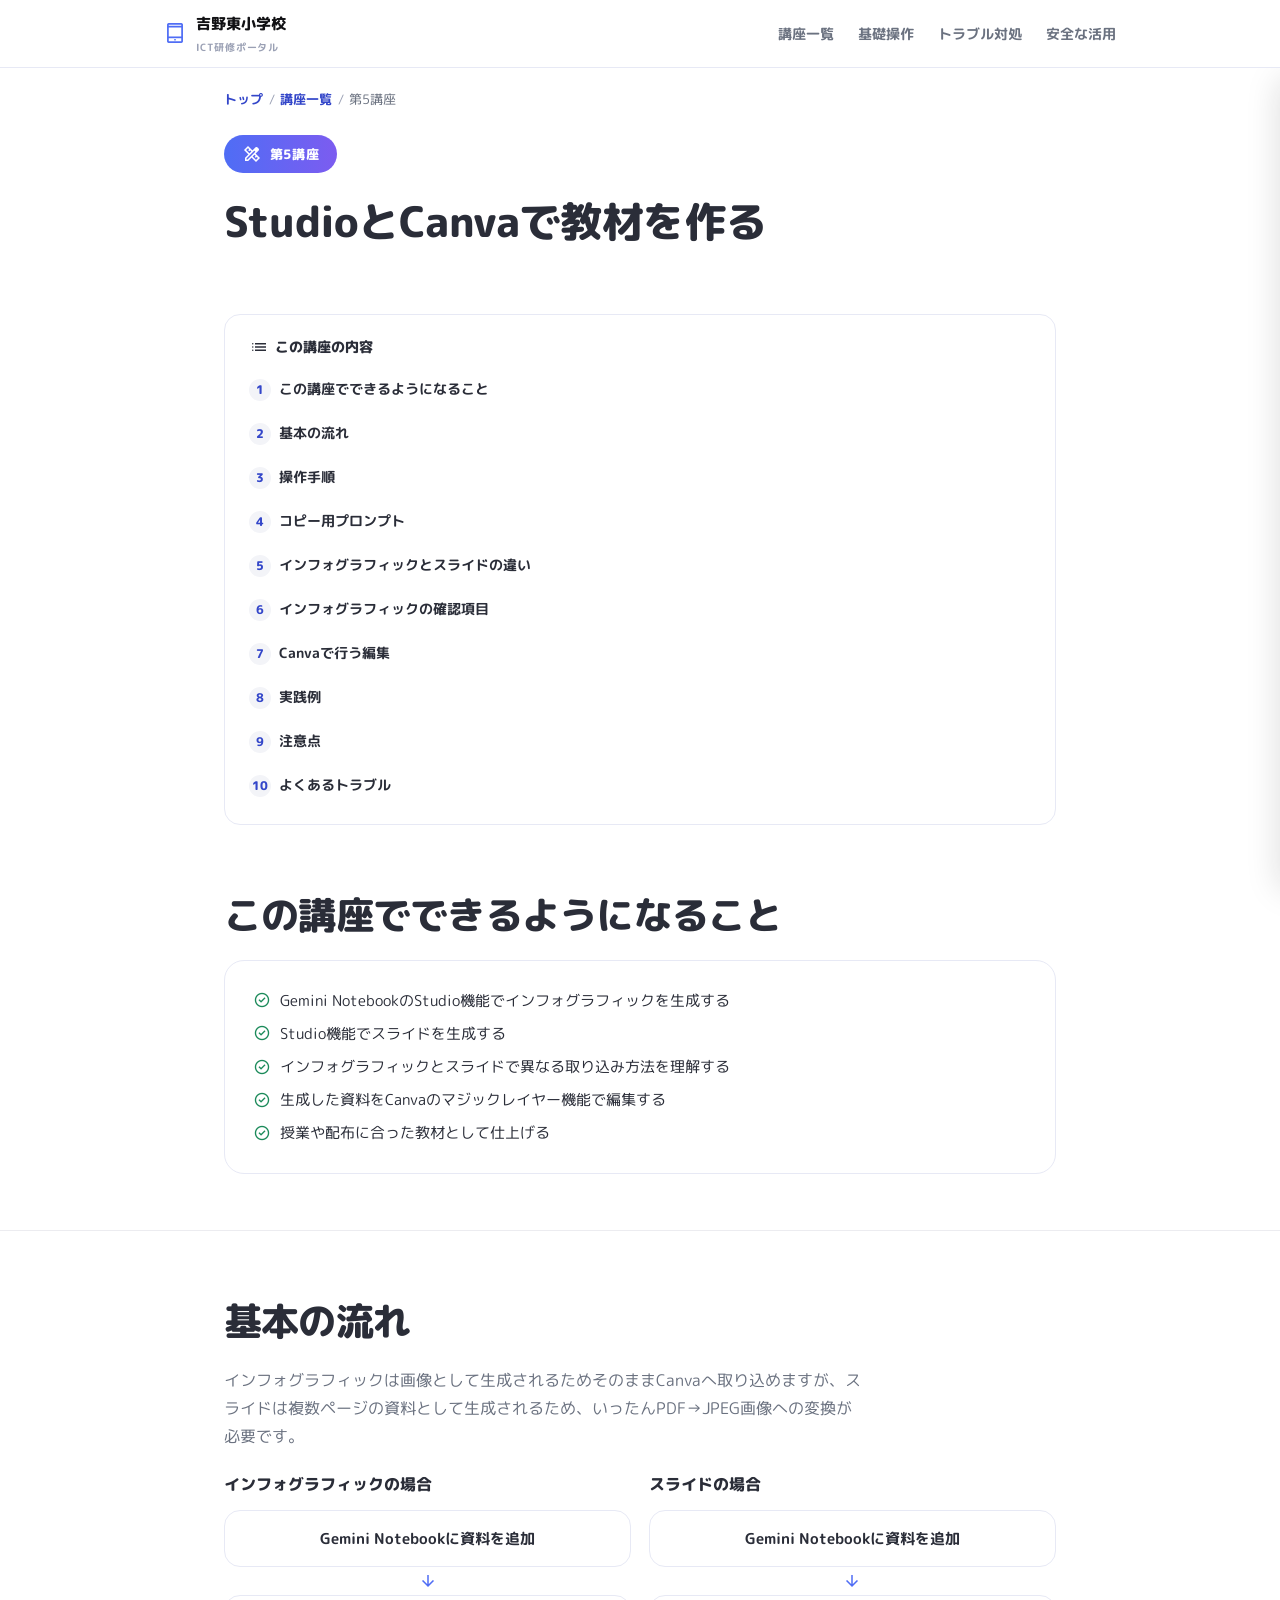
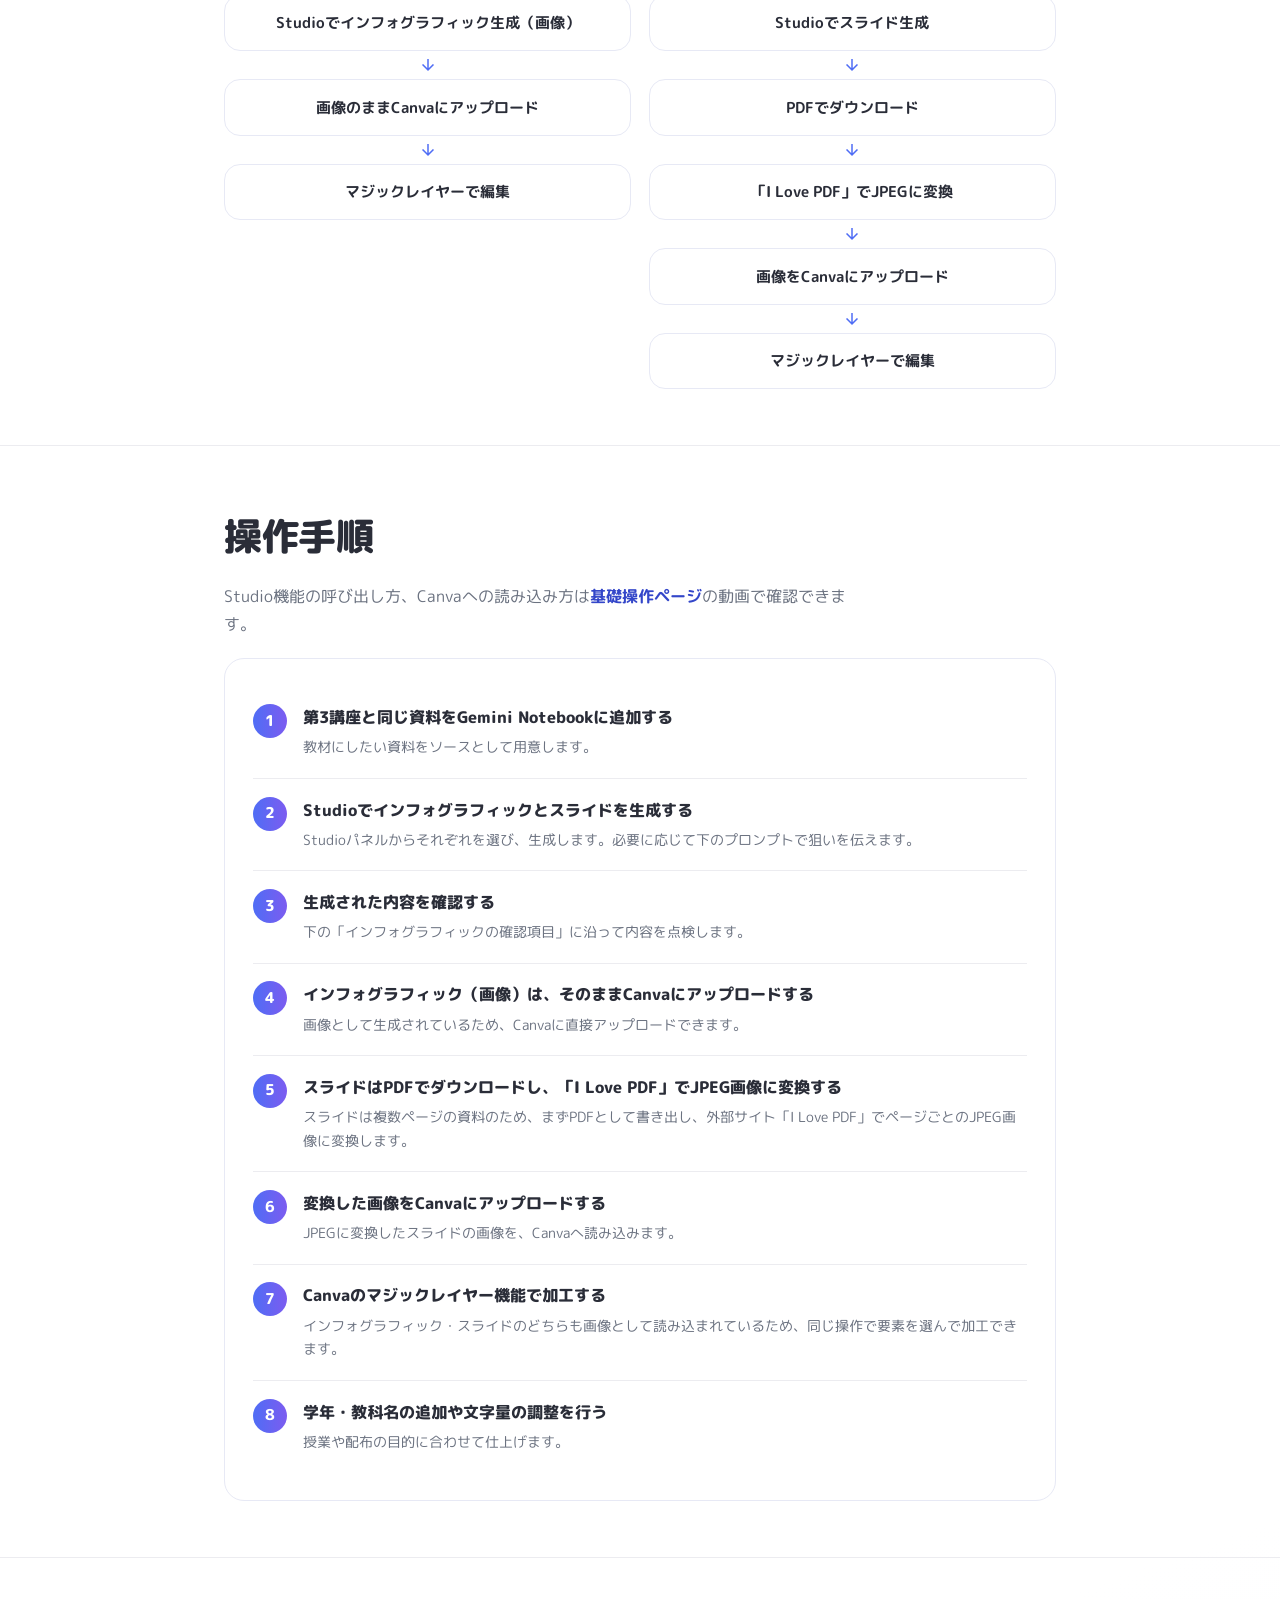
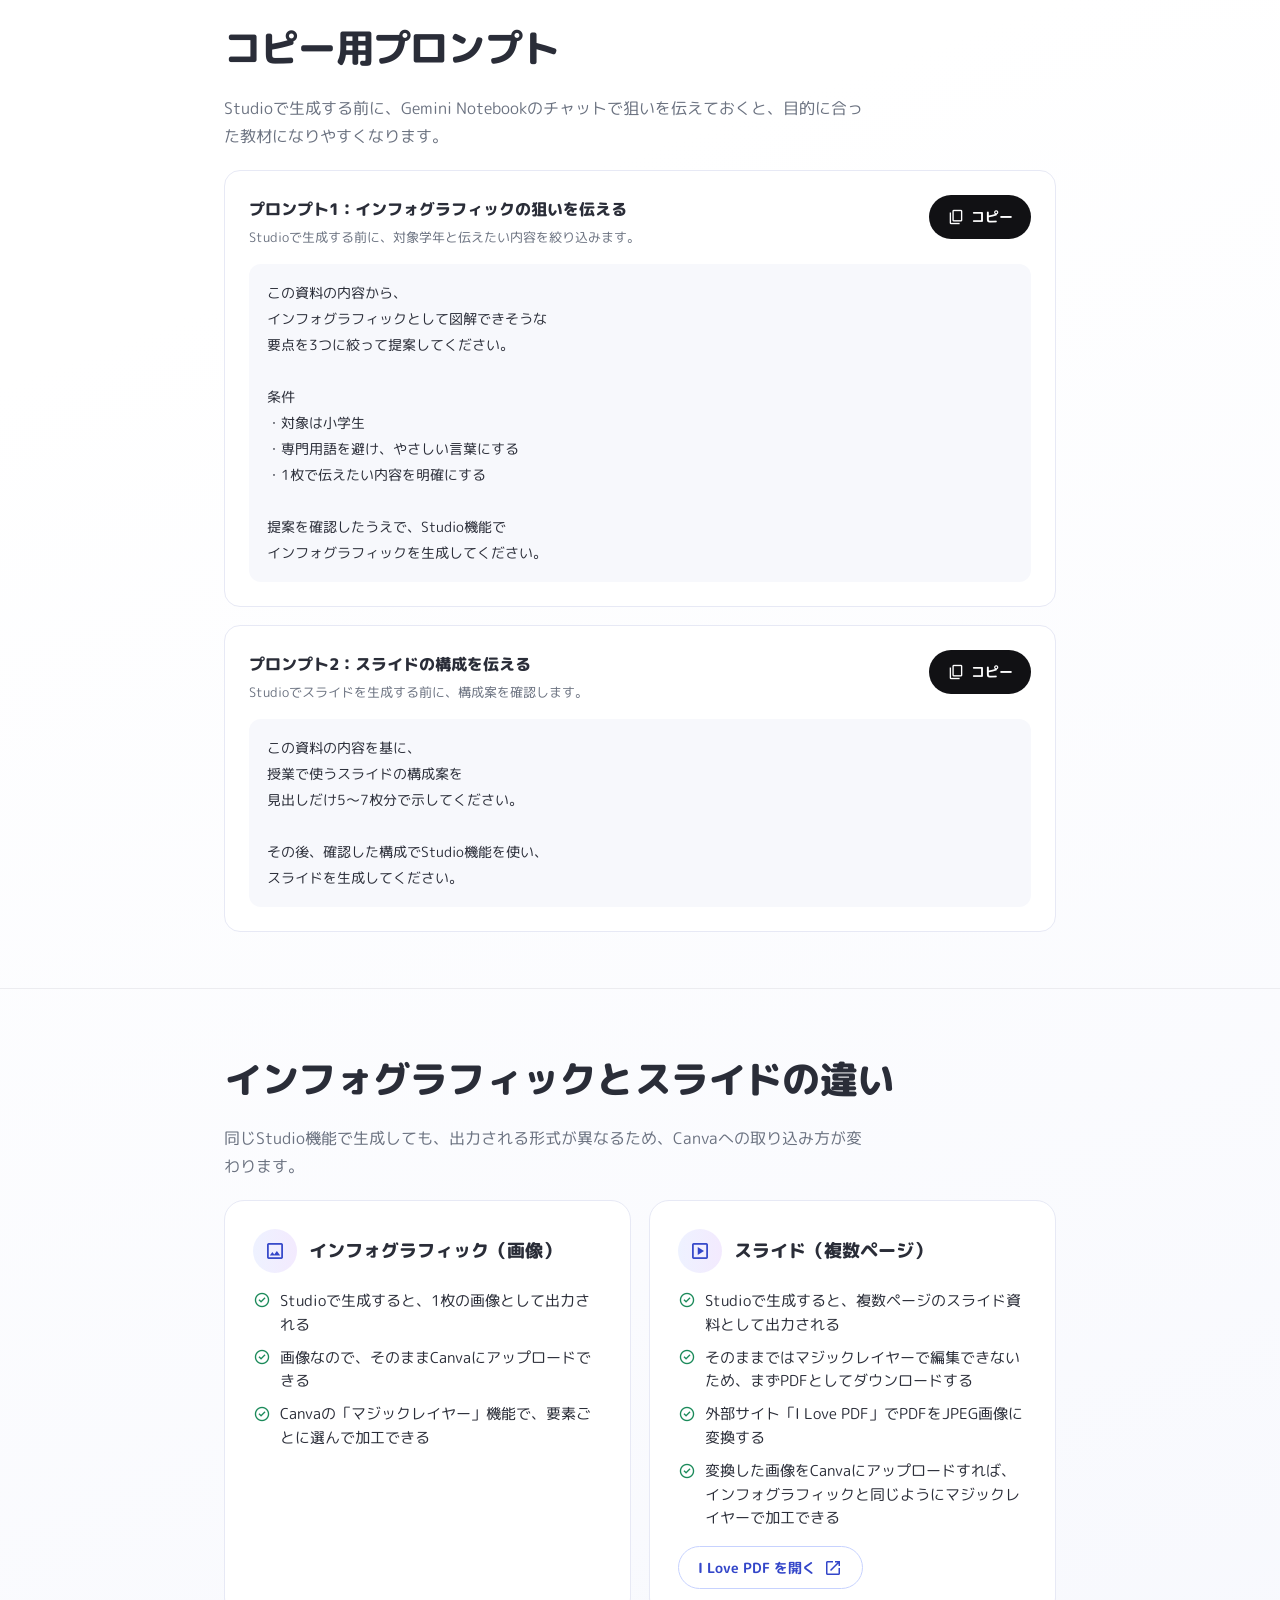
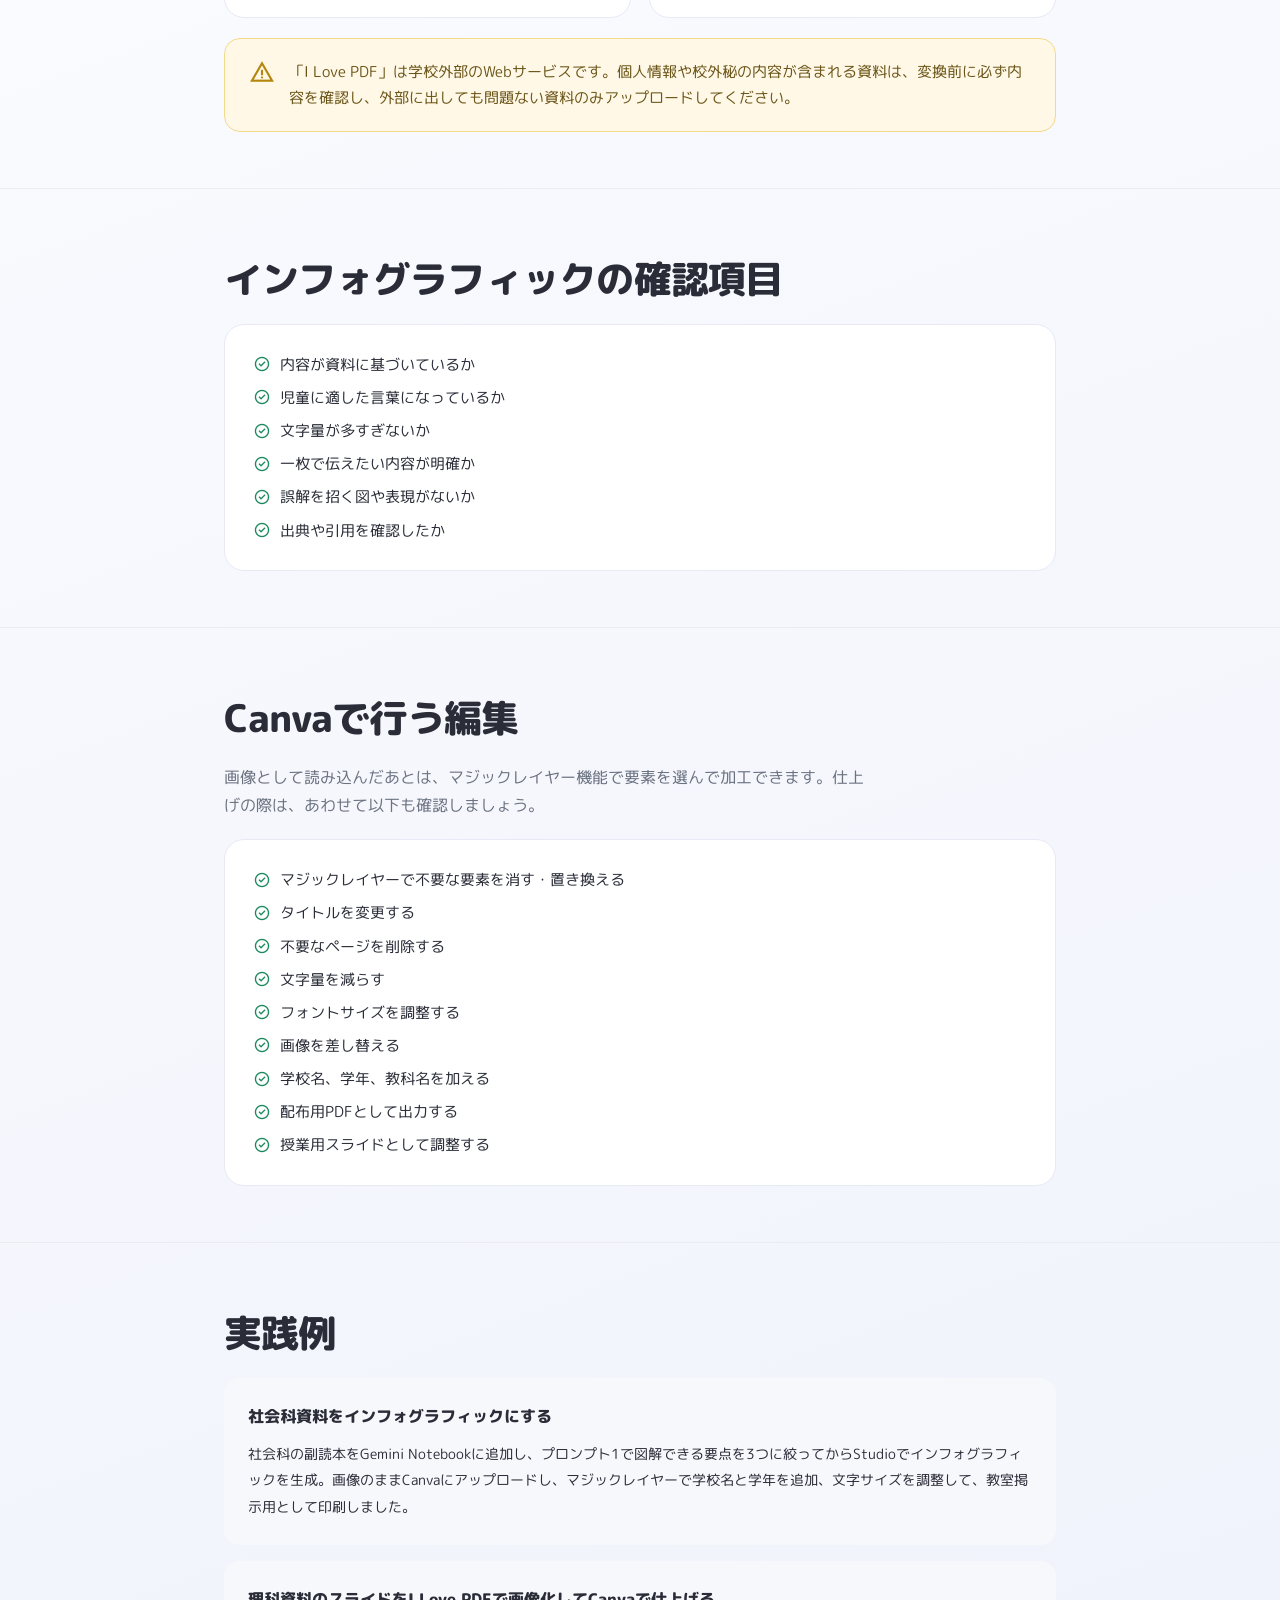
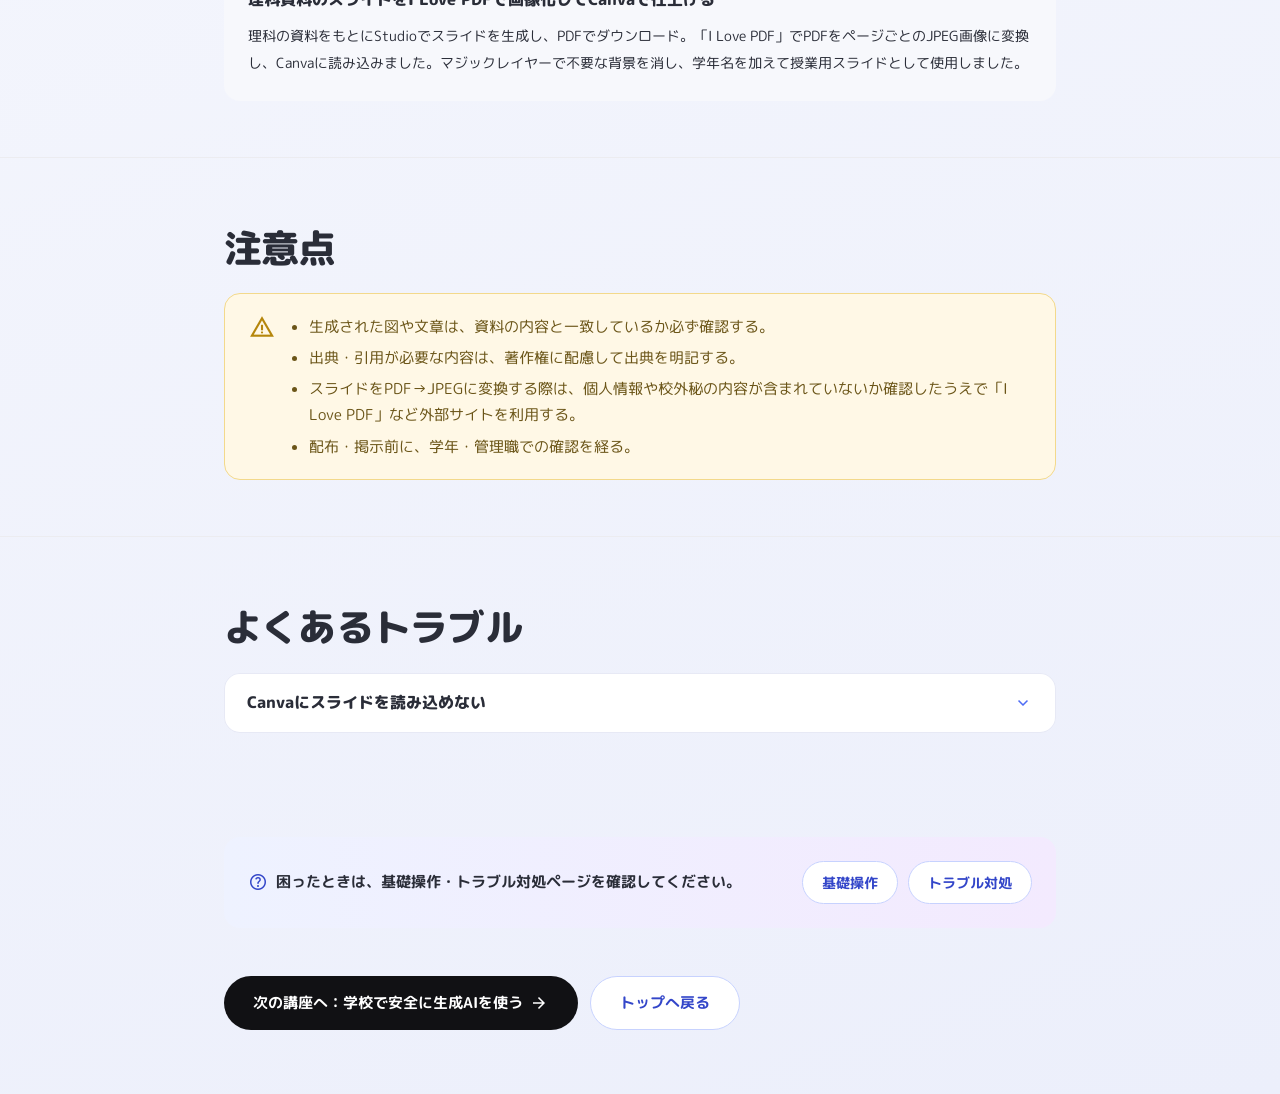
<file: courses/05-studio-canva.html>
<!DOCTYPE html>
<html lang="ja">
<head>
<meta charset="UTF-8">
<meta name="viewport" content="width=device-width, initial-scale=1.0, viewport-fit=cover">
<title>第5講座 StudioとCanvaで教材を作る | 吉野東小学校 ICT研修ポータル</title>
<link rel="preconnect" href="https://fonts.googleapis.com">
<link href="https://fonts.googleapis.com/css2?family=M+PLUS+Rounded+1c:wght@400;500;700;800&family=Material+Symbols+Outlined" rel="stylesheet">
<link rel="stylesheet" href="../assets/css/style.css">
</head>
<body>

  <!-- ===== オープニング演出（sessionStorageで1ページにつき1回だけ表示） ===== -->
  <div id="splash" class="splash-overlay" role="dialog" aria-label="オープニング">
    <p class="splash-text">第5講座<span class="splash-sub">StudioとCanvaで教材を作る</span></p>
  </div>

  <div id="copy-announcer" aria-live="polite" class="sr-only"></div>

  <header class="site-header">
    <div class="wrap">
      <a href="../index.html" class="site-logo">
        <span class="material-symbols-outlined" aria-hidden="true">tablet_mac</span>
        <span>吉野東小学校<span class="sub">ICT研修ポータル</span></span>
      </a>
      <nav class="header-nav" aria-label="メインメニュー">
        <a href="../index.html#courses">講座一覧</a>
        <a href="../guides/basic-operation.html">基礎操作</a>
        <a href="../guides/troubleshooting.html">トラブル対処</a>
        <a href="06-safety.html">安全な活用</a>
      </nav>
      <button type="button" id="menuBtn" class="menu-btn" aria-expanded="false" aria-controls="mobileNav" aria-label="メニューを開く">
        <span class="material-symbols-outlined" aria-hidden="true">menu</span>
      </button>
    </div>
  </header>

  <div id="navOverlay" class="nav-overlay"></div>
  <nav id="mobileNav" class="mobile-nav" aria-label="モバイルメニュー">
    <div style="display:flex;justify-content:flex-end;margin-bottom:1rem;">
      <button type="button" id="navCloseBtn" class="menu-btn" aria-label="メニューを閉じる">
        <span class="material-symbols-outlined" aria-hidden="true">close</span>
      </button>
    </div>
    <a href="../index.html"><span class="material-symbols-outlined" aria-hidden="true">home</span>トップ</a>
    <a href="../index.html#courses"><span class="material-symbols-outlined" aria-hidden="true">school</span>講座一覧</a>
    <a href="../guides/basic-operation.html"><span class="material-symbols-outlined" aria-hidden="true">play_circle</span>基礎操作を確認する</a>
    <a href="../guides/troubleshooting.html"><span class="material-symbols-outlined" aria-hidden="true">build</span>トラブル対処</a>
  </nav>

  <div class="wrap">
    <p class="breadcrumb">
      <a href="../index.html">トップ</a><span class="sep">/</span>
      <a href="../index.html#courses">講座一覧</a><span class="sep">/</span>
      <span>第5講座</span>
    </p>
  </div>

  <section class="course-hero">
    <div class="wrap">
      <span class="course-num-badge"><span class="material-symbols-outlined" aria-hidden="true">design_services</span>第5講座</span>
      <h1>StudioとCanvaで教材を作る</h1>
    </div>
  </section>

  <div class="wrap">
    <nav class="toc" aria-label="この講座の目次">
      <p class="toc-title"><span class="material-symbols-outlined" aria-hidden="true">list</span>この講座の内容</p>
      <ol>
        <li><a href="#goals">この講座でできるようになること</a></li>
        <li><a href="#flow">基本の流れ</a></li>
        <li><a href="#steps">操作手順</a></li>
        <li><a href="#prompts">コピー用プロンプト</a></li>
        <li><a href="#convert">インフォグラフィックとスライドの違い</a></li>
        <li><a href="#check">インフォグラフィックの確認項目</a></li>
        <li><a href="#canva">Canvaで行う編集</a></li>
        <li><a href="#example">実践例</a></li>
        <li><a href="#caution">注意点</a></li>
        <li><a href="#trouble">よくあるトラブル</a></li>
      </ol>
    </nav>
  </div>

  <section id="goals" class="block">
    <div class="wrap">
      <h2 class="section-title">この講座でできるようになること</h2>
      <div class="card">
        <ul class="goal-list">
          <li><span class="material-symbols-outlined" aria-hidden="true">check_circle</span>Gemini NotebookのStudio機能でインフォグラフィックを生成する</li>
          <li><span class="material-symbols-outlined" aria-hidden="true">check_circle</span>Studio機能でスライドを生成する</li>
          <li><span class="material-symbols-outlined" aria-hidden="true">check_circle</span>インフォグラフィックとスライドで異なる取り込み方法を理解する</li>
          <li><span class="material-symbols-outlined" aria-hidden="true">check_circle</span>生成した資料をCanvaのマジックレイヤー機能で編集する</li>
          <li><span class="material-symbols-outlined" aria-hidden="true">check_circle</span>授業や配布に合った教材として仕上げる</li>
        </ul>
      </div>
    </div>
  </section>

  <section id="flow" class="block">
    <div class="wrap">
      <h2 class="section-title">基本の流れ</h2>
      <p class="section-lead" style="margin-bottom:1.25rem;">インフォグラフィックは画像として生成されるためそのままCanvaへ取り込めますが、スライドは複数ページの資料として生成されるため、いったんPDF→JPEG画像への変換が必要です。</p>
      <div class="grid grid-2">
        <div>
          <h3 style="font-size:1rem;font-weight:800;margin-bottom:0.75rem;">インフォグラフィックの場合</h3>
          <div class="flow-diagram">
            <div class="flow-step">Gemini Notebookに資料を追加</div>
            <div class="flow-arrow"><span class="material-symbols-outlined" aria-hidden="true">arrow_downward</span></div>
            <div class="flow-step">Studioでインフォグラフィック生成（画像）</div>
            <div class="flow-arrow"><span class="material-symbols-outlined" aria-hidden="true">arrow_downward</span></div>
            <div class="flow-step">画像のままCanvaにアップロード</div>
            <div class="flow-arrow"><span class="material-symbols-outlined" aria-hidden="true">arrow_downward</span></div>
            <div class="flow-step">マジックレイヤーで編集</div>
          </div>
        </div>
        <div>
          <h3 style="font-size:1rem;font-weight:800;margin-bottom:0.75rem;">スライドの場合</h3>
          <div class="flow-diagram">
            <div class="flow-step">Gemini Notebookに資料を追加</div>
            <div class="flow-arrow"><span class="material-symbols-outlined" aria-hidden="true">arrow_downward</span></div>
            <div class="flow-step">Studioでスライド生成</div>
            <div class="flow-arrow"><span class="material-symbols-outlined" aria-hidden="true">arrow_downward</span></div>
            <div class="flow-step">PDFでダウンロード</div>
            <div class="flow-arrow"><span class="material-symbols-outlined" aria-hidden="true">arrow_downward</span></div>
            <div class="flow-step">「I Love PDF」でJPEGに変換</div>
            <div class="flow-arrow"><span class="material-symbols-outlined" aria-hidden="true">arrow_downward</span></div>
            <div class="flow-step">画像をCanvaにアップロード</div>
            <div class="flow-arrow"><span class="material-symbols-outlined" aria-hidden="true">arrow_downward</span></div>
            <div class="flow-step">マジックレイヤーで編集</div>
          </div>
        </div>
      </div>
    </div>
  </section>

  <section id="steps" class="block">
    <div class="wrap">
      <h2 class="section-title">操作手順</h2>
      <p class="section-lead" style="margin-bottom:1.25rem;">Studio機能の呼び出し方、Canvaへの読み込み方は<a href="../guides/basic-operation.html" style="color:var(--color-blue-deep);font-weight:700;">基礎操作ページ</a>の動画で確認できます。</p>
      <div class="card">
        <ol class="step-list">
          <li class="step-item">
            <div class="step-num">1</div>
            <div class="step-body"><h4>第3講座と同じ資料をGemini Notebookに追加する</h4><p>教材にしたい資料をソースとして用意します。</p></div>
          </li>
          <li class="step-item">
            <div class="step-num">2</div>
            <div class="step-body"><h4>Studioでインフォグラフィックとスライドを生成する</h4><p>Studioパネルからそれぞれを選び、生成します。必要に応じて下のプロンプトで狙いを伝えます。</p></div>
          </li>
          <li class="step-item">
            <div class="step-num">3</div>
            <div class="step-body"><h4>生成された内容を確認する</h4><p>下の「インフォグラフィックの確認項目」に沿って内容を点検します。</p></div>
          </li>
          <li class="step-item">
            <div class="step-num">4</div>
            <div class="step-body"><h4>インフォグラフィック（画像）は、そのままCanvaにアップロードする</h4><p>画像として生成されているため、Canvaに直接アップロードできます。</p></div>
          </li>
          <li class="step-item">
            <div class="step-num">5</div>
            <div class="step-body"><h4>スライドはPDFでダウンロードし、「I Love PDF」でJPEG画像に変換する</h4><p>スライドは複数ページの資料のため、まずPDFとして書き出し、外部サイト「I Love PDF」でページごとのJPEG画像に変換します。</p></div>
          </li>
          <li class="step-item">
            <div class="step-num">6</div>
            <div class="step-body"><h4>変換した画像をCanvaにアップロードする</h4><p>JPEGに変換したスライドの画像を、Canvaへ読み込みます。</p></div>
          </li>
          <li class="step-item">
            <div class="step-num">7</div>
            <div class="step-body"><h4>Canvaのマジックレイヤー機能で加工する</h4><p>インフォグラフィック・スライドのどちらも画像として読み込まれているため、同じ操作で要素を選んで加工できます。</p></div>
          </li>
          <li class="step-item">
            <div class="step-num">8</div>
            <div class="step-body"><h4>学年・教科名の追加や文字量の調整を行う</h4><p>授業や配布の目的に合わせて仕上げます。</p></div>
          </li>
        </ol>
      </div>
    </div>
  </section>

  <!-- コピー用プロンプト：ここから -->
  <section id="prompts" class="block">
    <div class="wrap">
      <h2 class="section-title">コピー用プロンプト</h2>
      <p class="section-lead" style="margin-bottom:1.25rem;">Studioで生成する前に、Gemini Notebookのチャットで狙いを伝えておくと、目的に合った教材になりやすくなります。</p>

      <div class="prompt-card">
        <div class="prompt-card-head">
          <div>
            <h4>プロンプト1：インフォグラフィックの狙いを伝える</h4>
            <p class="prompt-scene">Studioで生成する前に、対象学年と伝えたい内容を絞り込みます。</p>
          </div>
          <button type="button" class="copy-btn" data-copy-target="#prompt5-1">
            <span class="material-symbols-outlined" aria-hidden="true">content_copy</span>
            <span class="copy-label">コピー</span>
          </button>
        </div>
        <div class="prompt-body" id="prompt5-1">この資料の内容から、
インフォグラフィックとして図解できそうな
要点を3つに絞って提案してください。

条件
・対象は小学生
・専門用語を避け、やさしい言葉にする
・1枚で伝えたい内容を明確にする

提案を確認したうえで、Studio機能で
インフォグラフィックを生成してください。</div>
      </div>

      <div class="prompt-card">
        <div class="prompt-card-head">
          <div>
            <h4>プロンプト2：スライドの構成を伝える</h4>
            <p class="prompt-scene">Studioでスライドを生成する前に、構成案を確認します。</p>
          </div>
          <button type="button" class="copy-btn" data-copy-target="#prompt5-2">
            <span class="material-symbols-outlined" aria-hidden="true">content_copy</span>
            <span class="copy-label">コピー</span>
          </button>
        </div>
        <div class="prompt-body" id="prompt5-2">この資料の内容を基に、
授業で使うスライドの構成案を
見出しだけ5〜7枚分で示してください。

その後、確認した構成でStudio機能を使い、
スライドを生成してください。</div>
      </div>
    </div>
  </section>
  <!-- コピー用プロンプト：ここまで -->

  <section id="convert" class="block">
    <div class="wrap">
      <h2 class="section-title">インフォグラフィックとスライドの違い</h2>
      <p class="section-lead" style="margin-bottom:1.25rem;">同じStudio機能で生成しても、出力される形式が異なるため、Canvaへの取り込み方が変わります。</p>
      <div class="grid grid-2">
        <div class="card card-hover goal-card">
          <div class="goal-card-head">
            <span class="material-symbols-outlined" aria-hidden="true">image</span>
            <h3>インフォグラフィック（画像）</h3>
          </div>
          <ul class="goal-list">
            <li><span class="material-symbols-outlined" aria-hidden="true">check_circle</span>Studioで生成すると、1枚の画像として出力される</li>
            <li><span class="material-symbols-outlined" aria-hidden="true">check_circle</span>画像なので、そのままCanvaにアップロードできる</li>
            <li><span class="material-symbols-outlined" aria-hidden="true">check_circle</span>Canvaの「マジックレイヤー」機能で、要素ごとに選んで加工できる</li>
          </ul>
        </div>
        <div class="card card-hover goal-card">
          <div class="goal-card-head">
            <span class="material-symbols-outlined" aria-hidden="true">slideshow</span>
            <h3>スライド（複数ページ）</h3>
          </div>
          <ul class="goal-list">
            <li><span class="material-symbols-outlined" aria-hidden="true">check_circle</span>Studioで生成すると、複数ページのスライド資料として出力される</li>
            <li><span class="material-symbols-outlined" aria-hidden="true">check_circle</span>そのままではマジックレイヤーで編集できないため、まずPDFとしてダウンロードする</li>
            <li><span class="material-symbols-outlined" aria-hidden="true">check_circle</span>外部サイト「I Love PDF」でPDFをJPEG画像に変換する</li>
            <li><span class="material-symbols-outlined" aria-hidden="true">check_circle</span>変換した画像をCanvaにアップロードすれば、インフォグラフィックと同じようにマジックレイヤーで加工できる</li>
          </ul>
          <a href="https://www.ilovepdf.com/" target="_blank" rel="noopener" class="btn btn-outline btn-sm" style="margin-top:1rem;">I Love PDF を開く<span class="material-symbols-outlined" aria-hidden="true">open_in_new</span></a>
        </div>
      </div>
      <div class="caution-card" style="margin-top:1.25rem;">
        <span class="material-symbols-outlined" aria-hidden="true">warning</span>
        <p>「I Love PDF」は学校外部のWebサービスです。個人情報や校外秘の内容が含まれる資料は、変換前に必ず内容を確認し、外部に出しても問題ない資料のみアップロードしてください。</p>
      </div>
    </div>
  </section>

  <section id="check" class="block">
    <div class="wrap">
      <h2 class="section-title">インフォグラフィックの確認項目</h2>
      <div class="card">
        <ul class="goal-list">
          <li><span class="material-symbols-outlined" aria-hidden="true">check_circle</span>内容が資料に基づいているか</li>
          <li><span class="material-symbols-outlined" aria-hidden="true">check_circle</span>児童に適した言葉になっているか</li>
          <li><span class="material-symbols-outlined" aria-hidden="true">check_circle</span>文字量が多すぎないか</li>
          <li><span class="material-symbols-outlined" aria-hidden="true">check_circle</span>一枚で伝えたい内容が明確か</li>
          <li><span class="material-symbols-outlined" aria-hidden="true">check_circle</span>誤解を招く図や表現がないか</li>
          <li><span class="material-symbols-outlined" aria-hidden="true">check_circle</span>出典や引用を確認したか</li>
        </ul>
      </div>
    </div>
  </section>

  <section id="canva" class="block">
    <div class="wrap">
      <h2 class="section-title">Canvaで行う編集</h2>
      <p class="section-lead" style="margin-bottom:1.25rem;">画像として読み込んだあとは、マジックレイヤー機能で要素を選んで加工できます。仕上げの際は、あわせて以下も確認しましょう。</p>
      <div class="card">
        <ul class="goal-list" style="columns:1;">
          <li><span class="material-symbols-outlined" aria-hidden="true">check_circle</span>マジックレイヤーで不要な要素を消す・置き換える</li>
          <li><span class="material-symbols-outlined" aria-hidden="true">check_circle</span>タイトルを変更する</li>
          <li><span class="material-symbols-outlined" aria-hidden="true">check_circle</span>不要なページを削除する</li>
          <li><span class="material-symbols-outlined" aria-hidden="true">check_circle</span>文字量を減らす</li>
          <li><span class="material-symbols-outlined" aria-hidden="true">check_circle</span>フォントサイズを調整する</li>
          <li><span class="material-symbols-outlined" aria-hidden="true">check_circle</span>画像を差し替える</li>
          <li><span class="material-symbols-outlined" aria-hidden="true">check_circle</span>学校名、学年、教科名を加える</li>
          <li><span class="material-symbols-outlined" aria-hidden="true">check_circle</span>配布用PDFとして出力する</li>
          <li><span class="material-symbols-outlined" aria-hidden="true">check_circle</span>授業用スライドとして調整する</li>
        </ul>
      </div>
    </div>
  </section>

  <section id="example" class="block">
    <div class="wrap">
      <h2 class="section-title">実践例</h2>
      <div class="example-card">
        <h4>社会科資料をインフォグラフィックにする</h4>
        <p>社会科の副読本をGemini Notebookに追加し、プロンプト1で図解できる要点を3つに絞ってからStudioでインフォグラフィックを生成。画像のままCanvaにアップロードし、マジックレイヤーで学校名と学年を追加、文字サイズを調整して、教室掲示用として印刷しました。</p>
      </div>
      <div class="example-card" style="margin-top:1rem;">
        <h4>理科資料のスライドをI Love PDFで画像化してCanvaで仕上げる</h4>
        <p>理科の資料をもとにStudioでスライドを生成し、PDFでダウンロード。「I Love PDF」でPDFをページごとのJPEG画像に変換し、Canvaに読み込みました。マジックレイヤーで不要な背景を消し、学年名を加えて授業用スライドとして使用しました。</p>
      </div>
    </div>
  </section>

  <section id="caution" class="block">
    <div class="wrap">
      <h2 class="section-title">注意点</h2>
      <div class="caution-card">
        <span class="material-symbols-outlined" aria-hidden="true">warning</span>
        <ul>
          <li>生成された図や文章は、資料の内容と一致しているか必ず確認する。</li>
          <li>出典・引用が必要な内容は、著作権に配慮して出典を明記する。</li>
          <li>スライドをPDF→JPEGに変換する際は、個人情報や校外秘の内容が含まれていないか確認したうえで「I Love PDF」など外部サイトを利用する。</li>
          <li>配布・掲示前に、学年・管理職での確認を経る。</li>
        </ul>
      </div>
    </div>
  </section>

  <section id="trouble" class="block">
    <div class="wrap">
      <h2 class="section-title">よくあるトラブル</h2>
      <div class="accordion">
        <button type="button" class="accordion-trigger" aria-expanded="false" aria-controls="acc5-1">
          <span>Canvaにスライドを読み込めない</span>
          <span class="material-symbols-outlined" aria-hidden="true">expand_more</span>
        </button>
        <div class="accordion-panel" id="acc5-1">
          <p>PowerPointまたはPDFで出力してから読み込む、ファイルサイズを確認するなどをお試しください。詳しくは<a href="../guides/troubleshooting.html" style="color:var(--color-blue-deep);font-weight:700;">トラブル対処ページ</a>をご確認ください。</p>
        </div>
      </div>
    </div>
  </section>

  <div class="wrap">
    <div class="help-banner">
      <p><span class="material-symbols-outlined" aria-hidden="true">help</span>困ったときは、基礎操作・トラブル対処ページを確認してください。</p>
      <div style="display:flex;gap:0.6rem;flex-wrap:wrap;">
        <a href="../guides/basic-operation.html" class="btn btn-outline btn-sm">基礎操作</a>
        <a href="../guides/troubleshooting.html" class="btn btn-outline btn-sm">トラブル対処</a>
      </div>
    </div>

    <div class="page-nav">
      <a href="06-safety.html" class="btn btn-primary">次の講座へ：学校で安全に生成AIを使う<span class="material-symbols-outlined" aria-hidden="true">arrow_forward</span></a>
      <a href="../index.html" class="btn btn-outline">トップへ戻る</a>
    </div>
  </div>

  <button type="button" id="backToTop" class="back-to-top" aria-label="トップへ戻る">
    <span class="material-symbols-outlined" aria-hidden="true">arrow_upward</span>
  </button>

  <div id="toast" class="toast" role="status">
    <span class="material-symbols-outlined" aria-hidden="true">check_circle</span>
    <span class="toast-label">コピーしました</span>
  </div>

  <script src="../assets/js/main.js"></script>
</body>
</html>
</file>
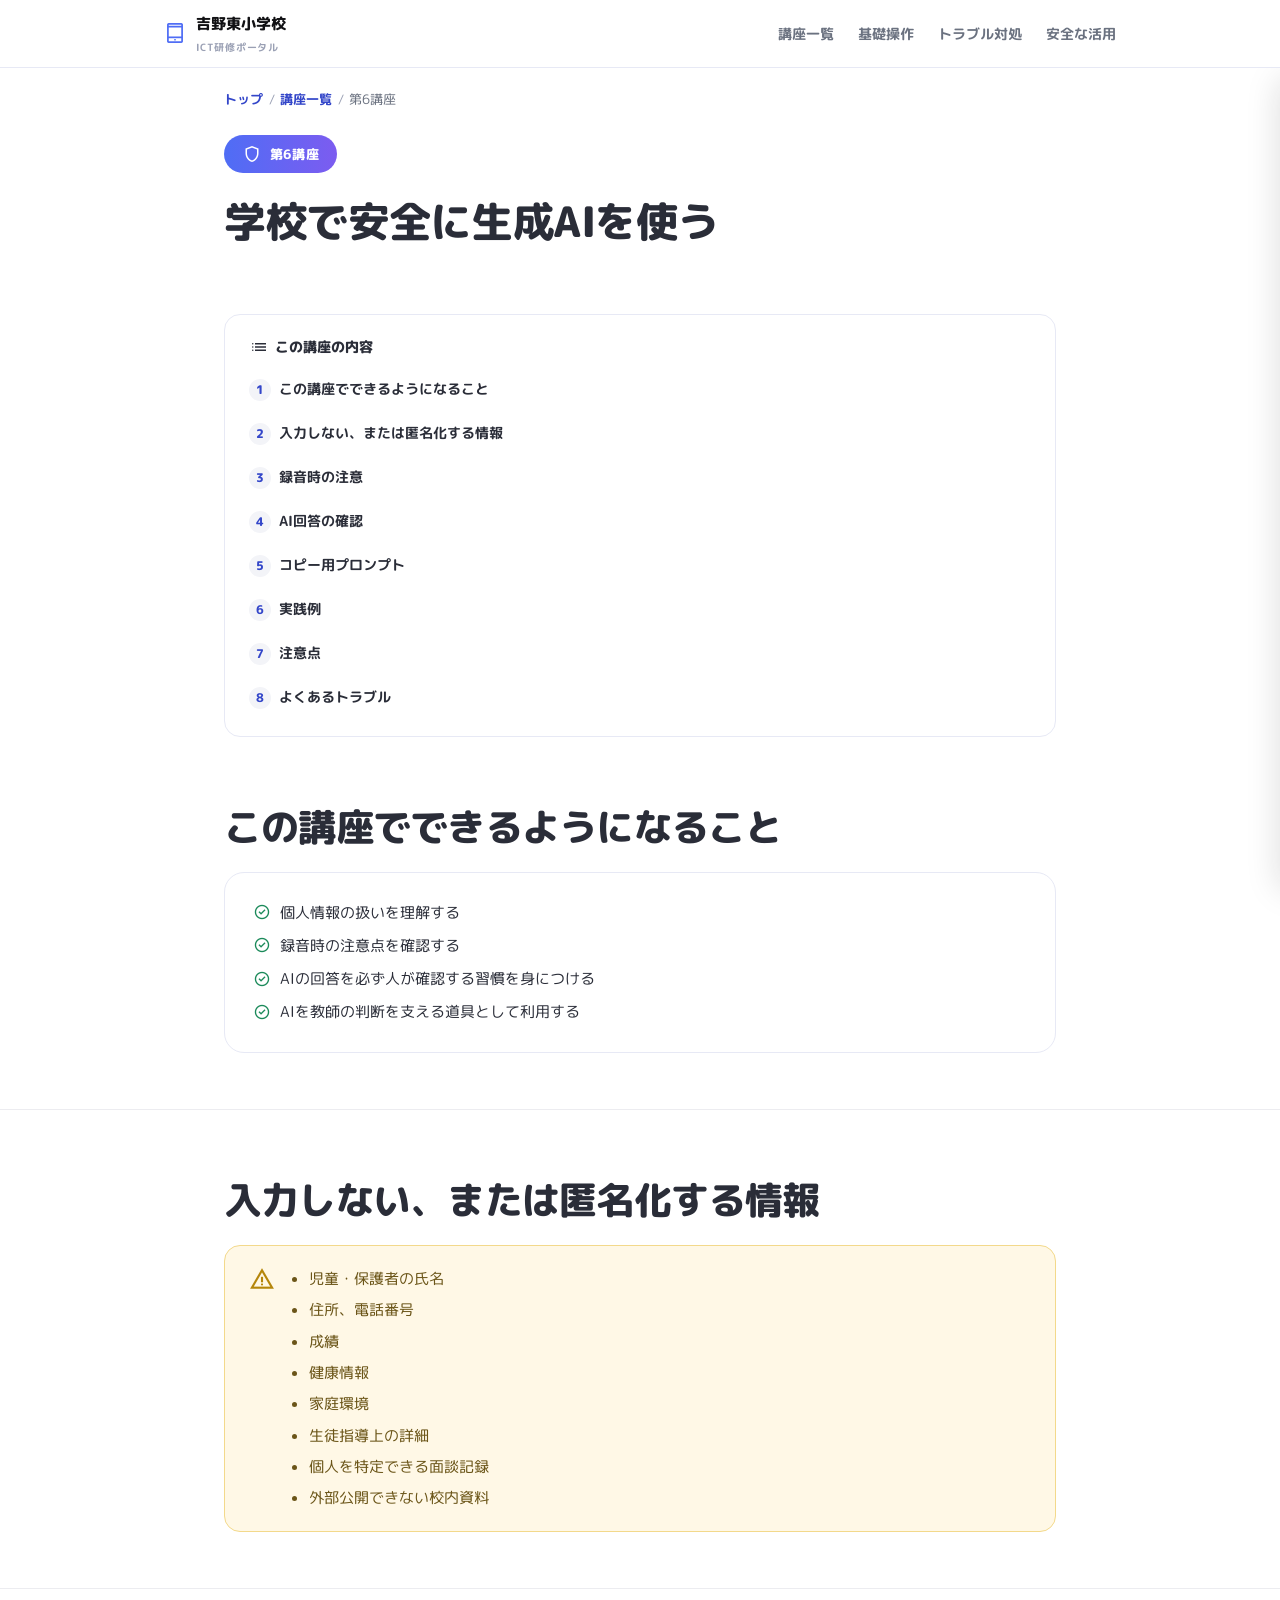
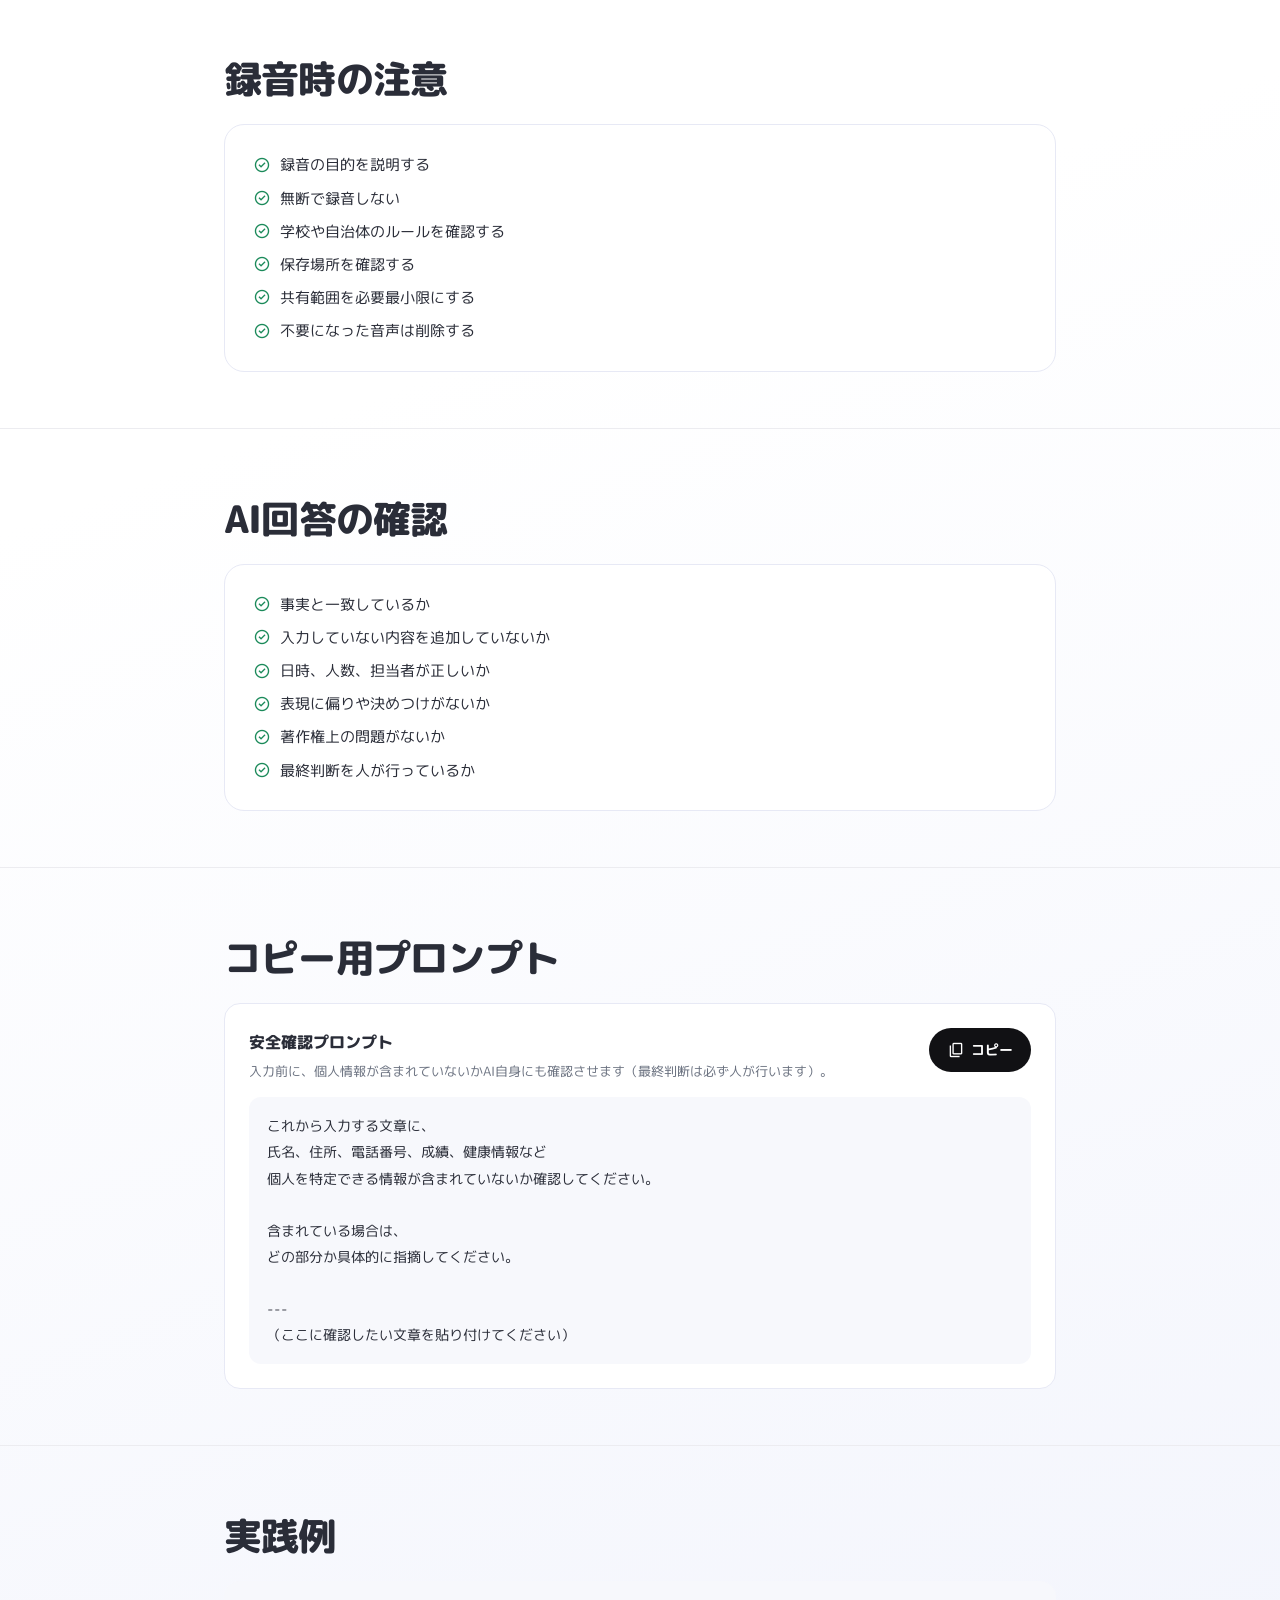
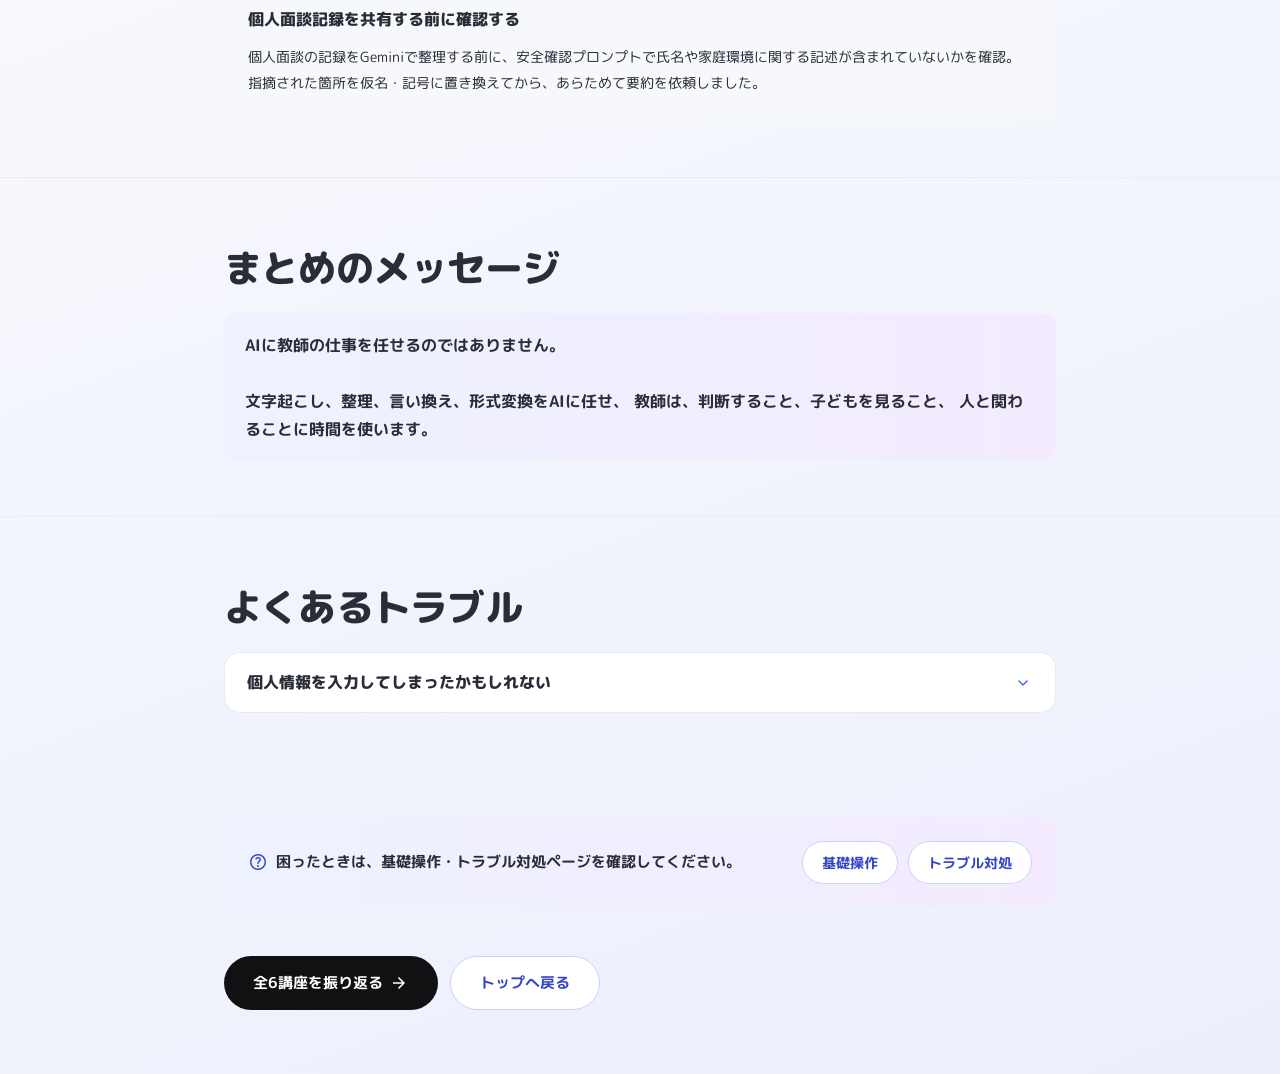
<file: courses/06-safety.html>
<!DOCTYPE html>
<html lang="ja">
<head>
<meta charset="UTF-8">
<meta name="viewport" content="width=device-width, initial-scale=1.0, viewport-fit=cover">
<title>第6講座 学校で安全に生成AIを使う | 吉野東小学校 ICT研修ポータル</title>
<link rel="preconnect" href="https://fonts.googleapis.com">
<link href="https://fonts.googleapis.com/css2?family=M+PLUS+Rounded+1c:wght@400;500;700;800&family=Material+Symbols+Outlined" rel="stylesheet">
<link rel="stylesheet" href="../assets/css/style.css">
</head>
<body>

  <!-- ===== オープニング演出（sessionStorageで1ページにつき1回だけ表示） ===== -->
  <div id="splash" class="splash-overlay" role="dialog" aria-label="オープニング">
    <p class="splash-text">第6講座<span class="splash-sub">学校で安全に生成AIを使う</span></p>
  </div>

  <div id="copy-announcer" aria-live="polite" class="sr-only"></div>

  <header class="site-header">
    <div class="wrap">
      <a href="../index.html" class="site-logo">
        <span class="material-symbols-outlined" aria-hidden="true">tablet_mac</span>
        <span>吉野東小学校<span class="sub">ICT研修ポータル</span></span>
      </a>
      <nav class="header-nav" aria-label="メインメニュー">
        <a href="../index.html#courses">講座一覧</a>
        <a href="../guides/basic-operation.html">基礎操作</a>
        <a href="../guides/troubleshooting.html">トラブル対処</a>
        <a href="06-safety.html">安全な活用</a>
      </nav>
      <button type="button" id="menuBtn" class="menu-btn" aria-expanded="false" aria-controls="mobileNav" aria-label="メニューを開く">
        <span class="material-symbols-outlined" aria-hidden="true">menu</span>
      </button>
    </div>
  </header>

  <div id="navOverlay" class="nav-overlay"></div>
  <nav id="mobileNav" class="mobile-nav" aria-label="モバイルメニュー">
    <div style="display:flex;justify-content:flex-end;margin-bottom:1rem;">
      <button type="button" id="navCloseBtn" class="menu-btn" aria-label="メニューを閉じる">
        <span class="material-symbols-outlined" aria-hidden="true">close</span>
      </button>
    </div>
    <a href="../index.html"><span class="material-symbols-outlined" aria-hidden="true">home</span>トップ</a>
    <a href="../index.html#courses"><span class="material-symbols-outlined" aria-hidden="true">school</span>講座一覧</a>
    <a href="../guides/basic-operation.html"><span class="material-symbols-outlined" aria-hidden="true">play_circle</span>基礎操作を確認する</a>
    <a href="../guides/troubleshooting.html"><span class="material-symbols-outlined" aria-hidden="true">build</span>トラブル対処</a>
  </nav>

  <div class="wrap">
    <p class="breadcrumb">
      <a href="../index.html">トップ</a><span class="sep">/</span>
      <a href="../index.html#courses">講座一覧</a><span class="sep">/</span>
      <span>第6講座</span>
    </p>
  </div>

  <section class="course-hero">
    <div class="wrap">
      <span class="course-num-badge"><span class="material-symbols-outlined" aria-hidden="true">shield</span>第6講座</span>
      <h1>学校で安全に生成AIを使う</h1>
    </div>
  </section>

  <div class="wrap">
    <nav class="toc" aria-label="この講座の目次">
      <p class="toc-title"><span class="material-symbols-outlined" aria-hidden="true">list</span>この講座の内容</p>
      <ol>
        <li><a href="#goals">この講座でできるようになること</a></li>
        <li><a href="#input">入力しない、または匿名化する情報</a></li>
        <li><a href="#recording">録音時の注意</a></li>
        <li><a href="#check">AI回答の確認</a></li>
        <li><a href="#prompts">コピー用プロンプト</a></li>
        <li><a href="#example">実践例</a></li>
        <li><a href="#caution">注意点</a></li>
        <li><a href="#trouble">よくあるトラブル</a></li>
      </ol>
    </nav>
  </div>

  <section id="goals" class="block">
    <div class="wrap">
      <h2 class="section-title">この講座でできるようになること</h2>
      <div class="card">
        <ul class="goal-list">
          <li><span class="material-symbols-outlined" aria-hidden="true">check_circle</span>個人情報の扱いを理解する</li>
          <li><span class="material-symbols-outlined" aria-hidden="true">check_circle</span>録音時の注意点を確認する</li>
          <li><span class="material-symbols-outlined" aria-hidden="true">check_circle</span>AIの回答を必ず人が確認する習慣を身につける</li>
          <li><span class="material-symbols-outlined" aria-hidden="true">check_circle</span>AIを教師の判断を支える道具として利用する</li>
        </ul>
      </div>
    </div>
  </section>

  <section id="input" class="block">
    <div class="wrap">
      <h2 class="section-title">入力しない、または匿名化する情報</h2>
      <div class="caution-card">
        <span class="material-symbols-outlined" aria-hidden="true">warning</span>
        <ul>
          <li>児童・保護者の氏名</li>
          <li>住所、電話番号</li>
          <li>成績</li>
          <li>健康情報</li>
          <li>家庭環境</li>
          <li>生徒指導上の詳細</li>
          <li>個人を特定できる面談記録</li>
          <li>外部公開できない校内資料</li>
        </ul>
      </div>
    </div>
  </section>

  <section id="recording" class="block">
    <div class="wrap">
      <h2 class="section-title">録音時の注意</h2>
      <div class="card">
        <ul class="goal-list" style="columns:1;">
          <li><span class="material-symbols-outlined" aria-hidden="true">check_circle</span>録音の目的を説明する</li>
          <li><span class="material-symbols-outlined" aria-hidden="true">check_circle</span>無断で録音しない</li>
          <li><span class="material-symbols-outlined" aria-hidden="true">check_circle</span>学校や自治体のルールを確認する</li>
          <li><span class="material-symbols-outlined" aria-hidden="true">check_circle</span>保存場所を確認する</li>
          <li><span class="material-symbols-outlined" aria-hidden="true">check_circle</span>共有範囲を必要最小限にする</li>
          <li><span class="material-symbols-outlined" aria-hidden="true">check_circle</span>不要になった音声は削除する</li>
        </ul>
      </div>
    </div>
  </section>

  <section id="check" class="block">
    <div class="wrap">
      <h2 class="section-title">AI回答の確認</h2>
      <div class="card">
        <ul class="goal-list" style="columns:1;">
          <li><span class="material-symbols-outlined" aria-hidden="true">check_circle</span>事実と一致しているか</li>
          <li><span class="material-symbols-outlined" aria-hidden="true">check_circle</span>入力していない内容を追加していないか</li>
          <li><span class="material-symbols-outlined" aria-hidden="true">check_circle</span>日時、人数、担当者が正しいか</li>
          <li><span class="material-symbols-outlined" aria-hidden="true">check_circle</span>表現に偏りや決めつけがないか</li>
          <li><span class="material-symbols-outlined" aria-hidden="true">check_circle</span>著作権上の問題がないか</li>
          <li><span class="material-symbols-outlined" aria-hidden="true">check_circle</span>最終判断を人が行っているか</li>
        </ul>
      </div>
    </div>
  </section>

  <!-- コピー用プロンプト：ここから -->
  <section id="prompts" class="block">
    <div class="wrap">
      <h2 class="section-title">コピー用プロンプト</h2>

      <div class="prompt-card">
        <div class="prompt-card-head">
          <div>
            <h4>安全確認プロンプト</h4>
            <p class="prompt-scene">入力前に、個人情報が含まれていないかAI自身にも確認させます（最終判断は必ず人が行います）。</p>
          </div>
          <button type="button" class="copy-btn" data-copy-target="#prompt6-1">
            <span class="material-symbols-outlined" aria-hidden="true">content_copy</span>
            <span class="copy-label">コピー</span>
          </button>
        </div>
        <div class="prompt-body" id="prompt6-1">これから入力する文章に、
氏名、住所、電話番号、成績、健康情報など
個人を特定できる情報が含まれていないか確認してください。

含まれている場合は、
どの部分か具体的に指摘してください。

---
（ここに確認したい文章を貼り付けてください）</div>
      </div>
    </div>
  </section>
  <!-- コピー用プロンプト：ここまで -->

  <section id="example" class="block">
    <div class="wrap">
      <h2 class="section-title">実践例</h2>
      <div class="example-card">
        <h4>個人面談記録を共有する前に確認する</h4>
        <p>個人面談の記録をGeminiで整理する前に、安全確認プロンプトで氏名や家庭環境に関する記述が含まれていないかを確認。指摘された箇所を仮名・記号に置き換えてから、あらためて要約を依頼しました。</p>
      </div>
    </div>
  </section>

  <section id="caution" class="block">
    <div class="wrap">
      <h2 class="section-title">まとめのメッセージ</h2>
      <div class="quote-box" style="font-size:1rem;">
        AIに教師の仕事を任せるのではありません。<br><br>
        文字起こし、整理、言い換え、形式変換をAIに任せ、
        教師は、判断すること、子どもを見ること、
        人と関わることに時間を使います。
      </div>
    </div>
  </section>

  <section id="trouble" class="block">
    <div class="wrap">
      <h2 class="section-title">よくあるトラブル</h2>
      <div class="accordion">
        <button type="button" class="accordion-trigger" aria-expanded="false" aria-controls="acc6-1">
          <span>個人情報を入力してしまったかもしれない</span>
          <span class="material-symbols-outlined" aria-hidden="true">expand_more</span>
        </button>
        <div class="accordion-panel" id="acc6-1">
          <p>速やかに学校・自治体の情報管理担当者に相談してください。該当のチャット履歴の削除など、自治体のルールに従って対応します。詳しくは<a href="../guides/troubleshooting.html" style="color:var(--color-blue-deep);font-weight:700;">トラブル対処ページ</a>もご確認ください。</p>
        </div>
      </div>
    </div>
  </section>

  <div class="wrap">
    <div class="help-banner">
      <p><span class="material-symbols-outlined" aria-hidden="true">help</span>困ったときは、基礎操作・トラブル対処ページを確認してください。</p>
      <div style="display:flex;gap:0.6rem;flex-wrap:wrap;">
        <a href="../guides/basic-operation.html" class="btn btn-outline btn-sm">基礎操作</a>
        <a href="../guides/troubleshooting.html" class="btn btn-outline btn-sm">トラブル対処</a>
      </div>
    </div>

    <div class="page-nav">
      <a href="../index.html#courses" class="btn btn-primary">全6講座を振り返る<span class="material-symbols-outlined" aria-hidden="true">arrow_forward</span></a>
      <a href="../index.html" class="btn btn-outline">トップへ戻る</a>
    </div>
  </div>

  <button type="button" id="backToTop" class="back-to-top" aria-label="トップへ戻る">
    <span class="material-symbols-outlined" aria-hidden="true">arrow_upward</span>
  </button>

  <div id="toast" class="toast" role="status">
    <span class="material-symbols-outlined" aria-hidden="true">check_circle</span>
    <span class="toast-label">コピーしました</span>
  </div>

  <script src="../assets/js/main.js"></script>
</body>
</html>
</file>
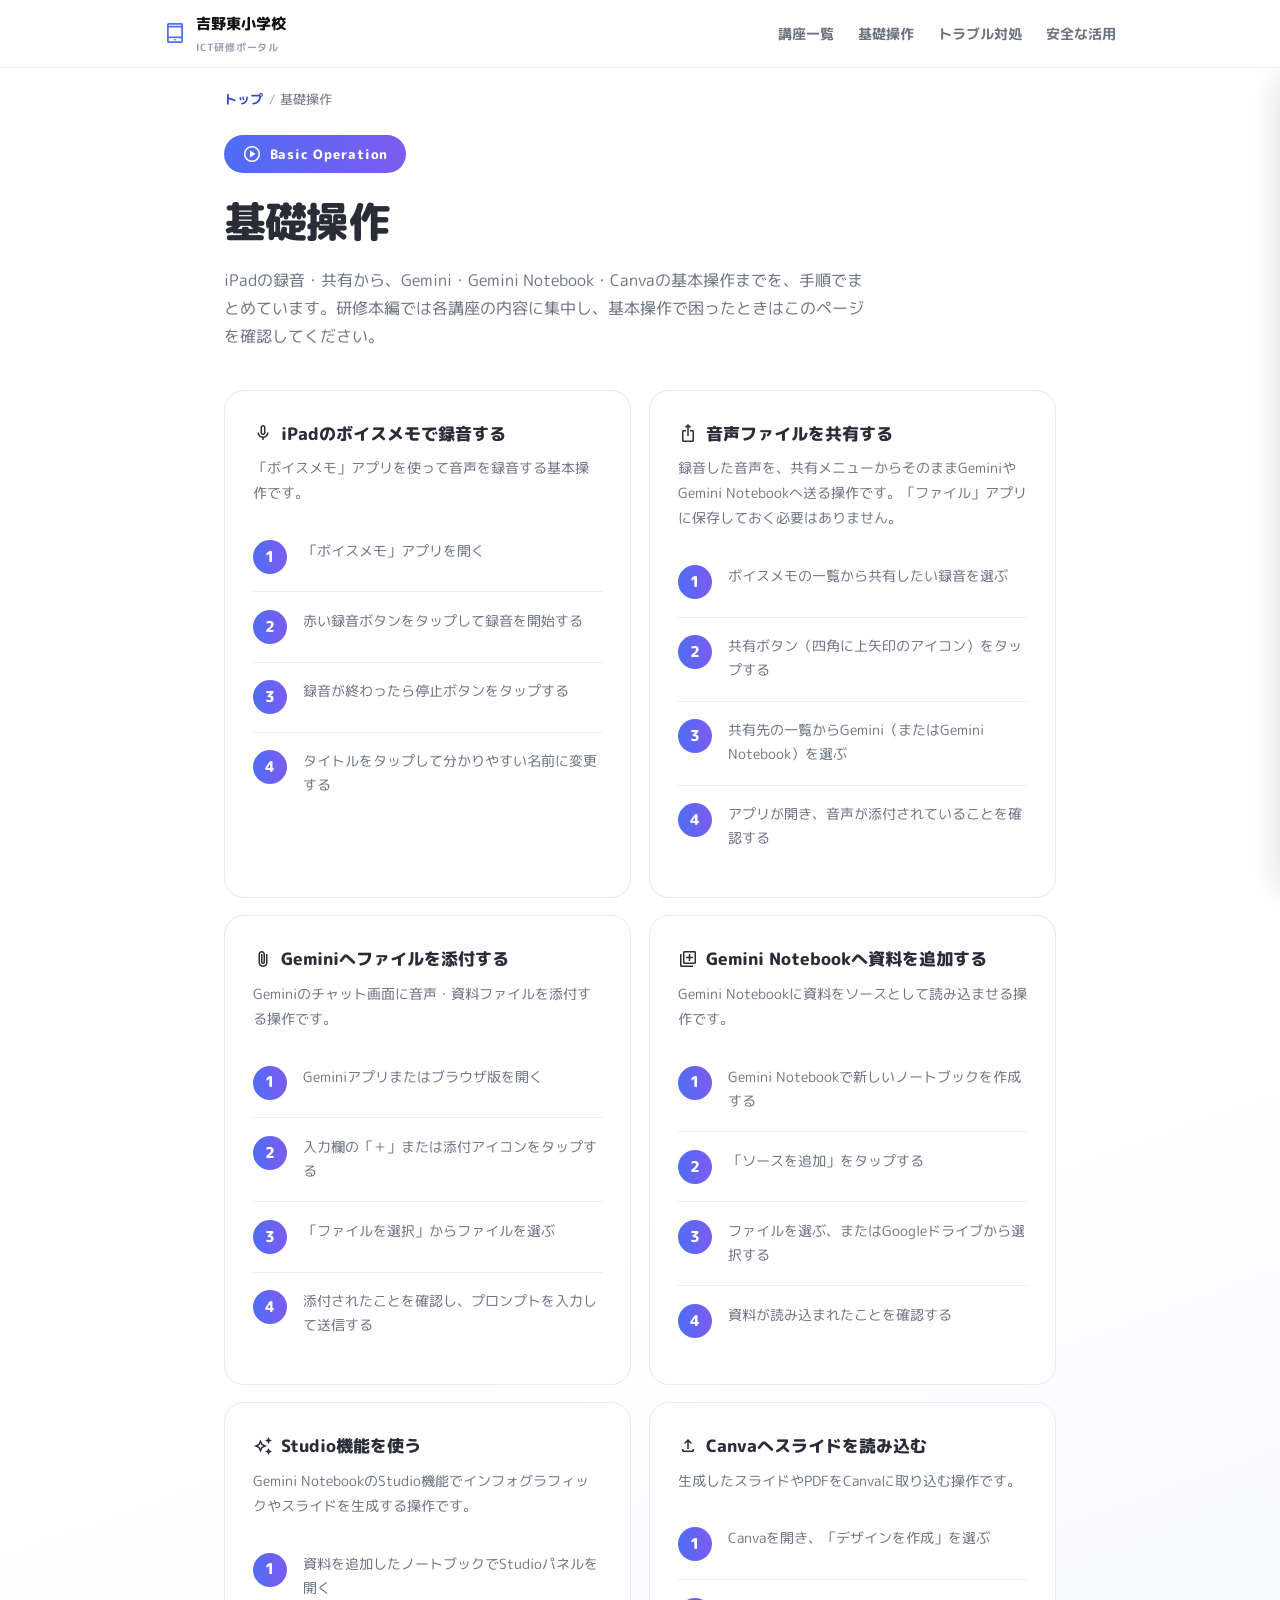
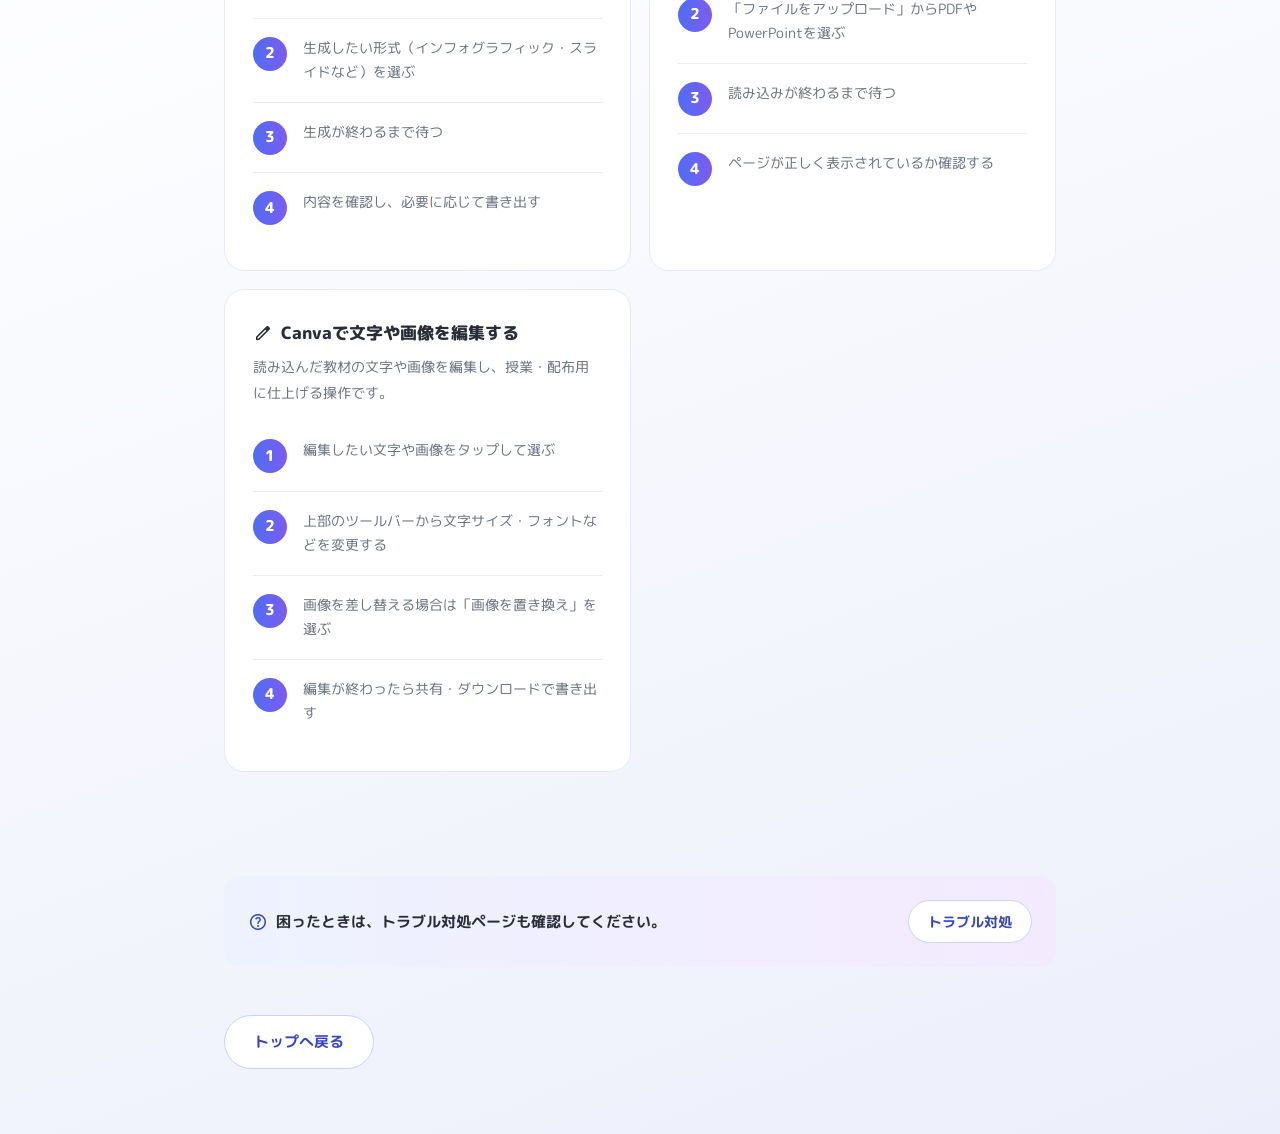
<file: guides/basic-operation.html>
<!DOCTYPE html>
<html lang="ja">
<head>
<meta charset="UTF-8">
<meta name="viewport" content="width=device-width, initial-scale=1.0, viewport-fit=cover">
<title>基礎操作 | 吉野東小学校 ICT研修ポータル</title>
<link rel="preconnect" href="https://fonts.googleapis.com">
<link href="https://fonts.googleapis.com/css2?family=M+PLUS+Rounded+1c:wght@400;500;700;800&family=Material+Symbols+Outlined" rel="stylesheet">
<link rel="stylesheet" href="../assets/css/style.css">
</head>
<body>

  <div id="copy-announcer" aria-live="polite" class="sr-only"></div>

  <header class="site-header">
    <div class="wrap">
      <a href="../index.html" class="site-logo">
        <span class="material-symbols-outlined" aria-hidden="true">tablet_mac</span>
        <span>吉野東小学校<span class="sub">ICT研修ポータル</span></span>
      </a>
      <nav class="header-nav" aria-label="メインメニュー">
        <a href="../index.html#courses">講座一覧</a>
        <a href="basic-operation.html">基礎操作</a>
        <a href="troubleshooting.html">トラブル対処</a>
        <a href="../courses/06-safety.html">安全な活用</a>
      </nav>
      <button type="button" id="menuBtn" class="menu-btn" aria-expanded="false" aria-controls="mobileNav" aria-label="メニューを開く">
        <span class="material-symbols-outlined" aria-hidden="true">menu</span>
      </button>
    </div>
  </header>

  <div id="navOverlay" class="nav-overlay"></div>
  <nav id="mobileNav" class="mobile-nav" aria-label="モバイルメニュー">
    <div style="display:flex;justify-content:flex-end;margin-bottom:1rem;">
      <button type="button" id="navCloseBtn" class="menu-btn" aria-label="メニューを閉じる">
        <span class="material-symbols-outlined" aria-hidden="true">close</span>
      </button>
    </div>
    <a href="../index.html"><span class="material-symbols-outlined" aria-hidden="true">home</span>トップ</a>
    <a href="../index.html#courses"><span class="material-symbols-outlined" aria-hidden="true">school</span>講座一覧</a>
    <a href="troubleshooting.html"><span class="material-symbols-outlined" aria-hidden="true">build</span>トラブル対処</a>
    <a href="youtube.html"><span class="material-symbols-outlined" aria-hidden="true">smart_display</span>研修動画一覧</a>
  </nav>

  <div class="wrap">
    <p class="breadcrumb">
      <a href="../index.html">トップ</a><span class="sep">/</span>
      <span>基礎操作</span>
    </p>
  </div>

  <section class="course-hero">
    <div class="wrap">
      <span class="course-num-badge"><span class="material-symbols-outlined" aria-hidden="true">play_circle</span>Basic Operation</span>
      <h1>基礎操作</h1>
      <p class="section-lead" style="margin-top:1rem;">iPadの録音・共有から、Gemini・Gemini Notebook・Canvaの基本操作までを、手順でまとめています。研修本編では各講座の内容に集中し、基本操作で困ったときはこのページを確認してください。</p>
    </div>
  </section>

  <section class="block" style="padding-top:0;">
    <div class="wrap">
      <div class="grid grid-2">

        <!-- 基礎操作カード1 -->
        <div class="card">
          <h3 style="font-size:1.05rem;font-weight:800;margin-bottom:0.5rem;display:flex;align-items:center;gap:0.5rem;"><span class="material-symbols-outlined" aria-hidden="true">mic</span>iPadのボイスメモで録音する</h3>
          <p style="color:var(--color-text-sub);font-size:0.9rem;margin-bottom:1rem;">「ボイスメモ」アプリを使って音声を録音する基本操作です。</p>
          <ol class="step-list">
            <li class="step-item"><div class="step-num">1</div><div class="step-body"><p>「ボイスメモ」アプリを開く</p></div></li>
            <li class="step-item"><div class="step-num">2</div><div class="step-body"><p>赤い録音ボタンをタップして録音を開始する</p></div></li>
            <li class="step-item"><div class="step-num">3</div><div class="step-body"><p>録音が終わったら停止ボタンをタップする</p></div></li>
            <li class="step-item"><div class="step-num">4</div><div class="step-body"><p>タイトルをタップして分かりやすい名前に変更する</p></div></li>
          </ol>
        </div>

        <!-- 基礎操作カード2 -->
        <div class="card">
          <h3 style="font-size:1.05rem;font-weight:800;margin-bottom:0.5rem;display:flex;align-items:center;gap:0.5rem;"><span class="material-symbols-outlined" aria-hidden="true">ios_share</span>音声ファイルを共有する</h3>
          <p style="color:var(--color-text-sub);font-size:0.9rem;margin-bottom:1rem;">録音した音声を、共有メニューからそのままGeminiやGemini Notebookへ送る操作です。「ファイル」アプリに保存しておく必要はありません。</p>
          <ol class="step-list">
            <li class="step-item"><div class="step-num">1</div><div class="step-body"><p>ボイスメモの一覧から共有したい録音を選ぶ</p></div></li>
            <li class="step-item"><div class="step-num">2</div><div class="step-body"><p>共有ボタン（四角に上矢印のアイコン）をタップする</p></div></li>
            <li class="step-item"><div class="step-num">3</div><div class="step-body"><p>共有先の一覧からGemini（またはGemini Notebook）を選ぶ</p></div></li>
            <li class="step-item"><div class="step-num">4</div><div class="step-body"><p>アプリが開き、音声が添付されていることを確認する</p></div></li>
          </ol>
        </div>

        <!-- 基礎操作カード3 -->
        <div class="card">
          <h3 style="font-size:1.05rem;font-weight:800;margin-bottom:0.5rem;display:flex;align-items:center;gap:0.5rem;"><span class="material-symbols-outlined" aria-hidden="true">attach_file</span>Geminiへファイルを添付する</h3>
          <p style="color:var(--color-text-sub);font-size:0.9rem;margin-bottom:1rem;">Geminiのチャット画面に音声・資料ファイルを添付する操作です。</p>
          <ol class="step-list">
            <li class="step-item"><div class="step-num">1</div><div class="step-body"><p>Geminiアプリまたはブラウザ版を開く</p></div></li>
            <li class="step-item"><div class="step-num">2</div><div class="step-body"><p>入力欄の「＋」または添付アイコンをタップする</p></div></li>
            <li class="step-item"><div class="step-num">3</div><div class="step-body"><p>「ファイルを選択」からファイルを選ぶ</p></div></li>
            <li class="step-item"><div class="step-num">4</div><div class="step-body"><p>添付されたことを確認し、プロンプトを入力して送信する</p></div></li>
          </ol>
        </div>

        <!-- 基礎操作カード4 -->
        <div class="card">
          <h3 style="font-size:1.05rem;font-weight:800;margin-bottom:0.5rem;display:flex;align-items:center;gap:0.5rem;"><span class="material-symbols-outlined" aria-hidden="true">library_add</span>Gemini Notebookへ資料を追加する</h3>
          <p style="color:var(--color-text-sub);font-size:0.9rem;margin-bottom:1rem;">Gemini Notebookに資料をソースとして読み込ませる操作です。</p>
          <ol class="step-list">
            <li class="step-item"><div class="step-num">1</div><div class="step-body"><p>Gemini Notebookで新しいノートブックを作成する</p></div></li>
            <li class="step-item"><div class="step-num">2</div><div class="step-body"><p>「ソースを追加」をタップする</p></div></li>
            <li class="step-item"><div class="step-num">3</div><div class="step-body"><p>ファイルを選ぶ、またはGoogleドライブから選択する</p></div></li>
            <li class="step-item"><div class="step-num">4</div><div class="step-body"><p>資料が読み込まれたことを確認する</p></div></li>
          </ol>
        </div>

        <!-- 基礎操作カード5 -->
        <div class="card">
          <h3 style="font-size:1.05rem;font-weight:800;margin-bottom:0.5rem;display:flex;align-items:center;gap:0.5rem;"><span class="material-symbols-outlined" aria-hidden="true">auto_awesome</span>Studio機能を使う</h3>
          <p style="color:var(--color-text-sub);font-size:0.9rem;margin-bottom:1rem;">Gemini NotebookのStudio機能でインフォグラフィックやスライドを生成する操作です。</p>
          <ol class="step-list">
            <li class="step-item"><div class="step-num">1</div><div class="step-body"><p>資料を追加したノートブックでStudioパネルを開く</p></div></li>
            <li class="step-item"><div class="step-num">2</div><div class="step-body"><p>生成したい形式（インフォグラフィック・スライドなど）を選ぶ</p></div></li>
            <li class="step-item"><div class="step-num">3</div><div class="step-body"><p>生成が終わるまで待つ</p></div></li>
            <li class="step-item"><div class="step-num">4</div><div class="step-body"><p>内容を確認し、必要に応じて書き出す</p></div></li>
          </ol>
        </div>

        <!-- 基礎操作カード6 -->
        <div class="card">
          <h3 style="font-size:1.05rem;font-weight:800;margin-bottom:0.5rem;display:flex;align-items:center;gap:0.5rem;"><span class="material-symbols-outlined" aria-hidden="true">upload</span>Canvaへスライドを読み込む</h3>
          <p style="color:var(--color-text-sub);font-size:0.9rem;margin-bottom:1rem;">生成したスライドやPDFをCanvaに取り込む操作です。</p>
          <ol class="step-list">
            <li class="step-item"><div class="step-num">1</div><div class="step-body"><p>Canvaを開き、「デザインを作成」を選ぶ</p></div></li>
            <li class="step-item"><div class="step-num">2</div><div class="step-body"><p>「ファイルをアップロード」からPDFやPowerPointを選ぶ</p></div></li>
            <li class="step-item"><div class="step-num">3</div><div class="step-body"><p>読み込みが終わるまで待つ</p></div></li>
            <li class="step-item"><div class="step-num">4</div><div class="step-body"><p>ページが正しく表示されているか確認する</p></div></li>
          </ol>
        </div>

        <!-- 基礎操作カード7 -->
        <div class="card">
          <h3 style="font-size:1.05rem;font-weight:800;margin-bottom:0.5rem;display:flex;align-items:center;gap:0.5rem;"><span class="material-symbols-outlined" aria-hidden="true">edit</span>Canvaで文字や画像を編集する</h3>
          <p style="color:var(--color-text-sub);font-size:0.9rem;margin-bottom:1rem;">読み込んだ教材の文字や画像を編集し、授業・配布用に仕上げる操作です。</p>
          <ol class="step-list">
            <li class="step-item"><div class="step-num">1</div><div class="step-body"><p>編集したい文字や画像をタップして選ぶ</p></div></li>
            <li class="step-item"><div class="step-num">2</div><div class="step-body"><p>上部のツールバーから文字サイズ・フォントなどを変更する</p></div></li>
            <li class="step-item"><div class="step-num">3</div><div class="step-body"><p>画像を差し替える場合は「画像を置き換え」を選ぶ</p></div></li>
            <li class="step-item"><div class="step-num">4</div><div class="step-body"><p>編集が終わったら共有・ダウンロードで書き出す</p></div></li>
          </ol>
        </div>

      </div>
    </div>
  </section>

  <div class="wrap">
    <div class="help-banner">
      <p><span class="material-symbols-outlined" aria-hidden="true">help</span>困ったときは、トラブル対処ページも確認してください。</p>
      <a href="troubleshooting.html" class="btn btn-outline btn-sm">トラブル対処</a>
    </div>
    <div class="page-nav">
      <a href="../index.html" class="btn btn-outline">トップへ戻る</a>
    </div>
  </div>

  <button type="button" id="backToTop" class="back-to-top" aria-label="トップへ戻る">
    <span class="material-symbols-outlined" aria-hidden="true">arrow_upward</span>
  </button>

  <div id="toast" class="toast" role="status">
    <span class="material-symbols-outlined" aria-hidden="true">check_circle</span>
    <span class="toast-label">コピーしました</span>
  </div>

  <script src="../assets/js/main.js"></script>
</body>
</html>
</file>
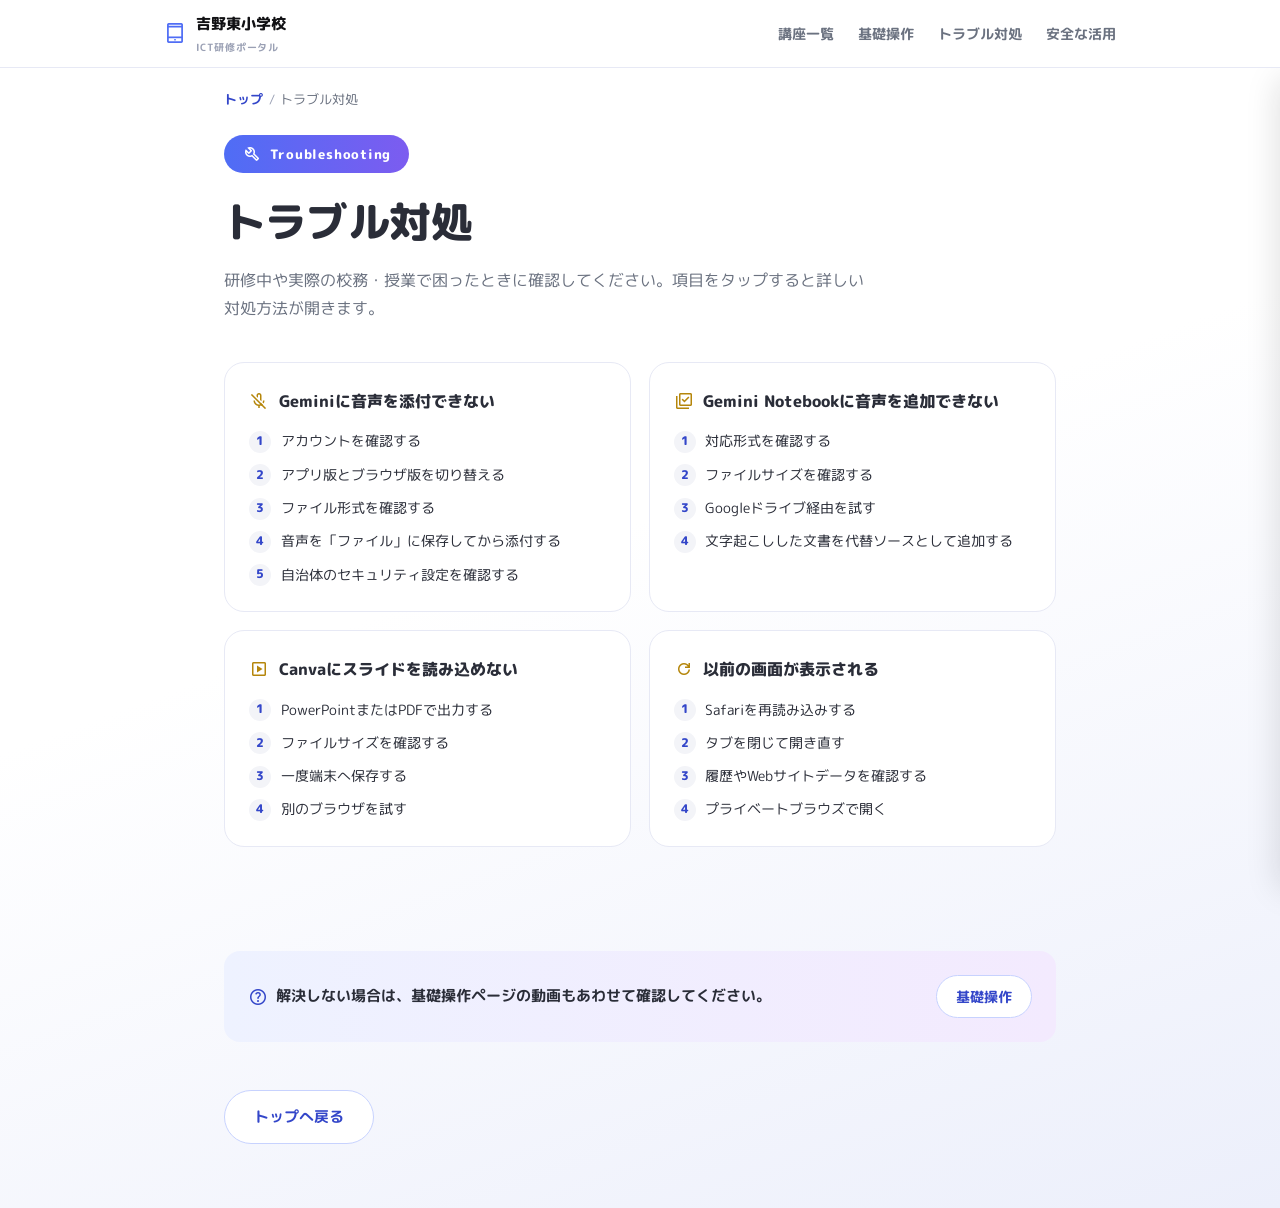
<file: guides/troubleshooting.html>
<!DOCTYPE html>
<html lang="ja">
<head>
<meta charset="UTF-8">
<meta name="viewport" content="width=device-width, initial-scale=1.0, viewport-fit=cover">
<title>トラブル対処 | 吉野東小学校 ICT研修ポータル</title>
<link rel="preconnect" href="https://fonts.googleapis.com">
<link href="https://fonts.googleapis.com/css2?family=M+PLUS+Rounded+1c:wght@400;500;700;800&family=Material+Symbols+Outlined" rel="stylesheet">
<link rel="stylesheet" href="../assets/css/style.css">
</head>
<body>

  <div id="copy-announcer" aria-live="polite" class="sr-only"></div>

  <header class="site-header">
    <div class="wrap">
      <a href="../index.html" class="site-logo">
        <span class="material-symbols-outlined" aria-hidden="true">tablet_mac</span>
        <span>吉野東小学校<span class="sub">ICT研修ポータル</span></span>
      </a>
      <nav class="header-nav" aria-label="メインメニュー">
        <a href="../index.html#courses">講座一覧</a>
        <a href="basic-operation.html">基礎操作</a>
        <a href="troubleshooting.html">トラブル対処</a>
        <a href="../courses/06-safety.html">安全な活用</a>
      </nav>
      <button type="button" id="menuBtn" class="menu-btn" aria-expanded="false" aria-controls="mobileNav" aria-label="メニューを開く">
        <span class="material-symbols-outlined" aria-hidden="true">menu</span>
      </button>
    </div>
  </header>

  <div id="navOverlay" class="nav-overlay"></div>
  <nav id="mobileNav" class="mobile-nav" aria-label="モバイルメニュー">
    <div style="display:flex;justify-content:flex-end;margin-bottom:1rem;">
      <button type="button" id="navCloseBtn" class="menu-btn" aria-label="メニューを閉じる">
        <span class="material-symbols-outlined" aria-hidden="true">close</span>
      </button>
    </div>
    <a href="../index.html"><span class="material-symbols-outlined" aria-hidden="true">home</span>トップ</a>
    <a href="../index.html#courses"><span class="material-symbols-outlined" aria-hidden="true">school</span>講座一覧</a>
    <a href="basic-operation.html"><span class="material-symbols-outlined" aria-hidden="true">play_circle</span>基礎操作を確認する</a>
    <a href="youtube.html"><span class="material-symbols-outlined" aria-hidden="true">smart_display</span>研修動画一覧</a>
  </nav>

  <div class="wrap">
    <p class="breadcrumb">
      <a href="../index.html">トップ</a><span class="sep">/</span>
      <span>トラブル対処</span>
    </p>
  </div>

  <section class="course-hero">
    <div class="wrap">
      <span class="course-num-badge"><span class="material-symbols-outlined" aria-hidden="true">build</span>Troubleshooting</span>
      <h1>トラブル対処</h1>
      <p class="section-lead" style="margin-top:1rem;">研修中や実際の校務・授業で困ったときに確認してください。項目をタップすると詳しい対処方法が開きます。</p>
    </div>
  </section>

  <section class="block" style="padding-top:0;">
    <div class="wrap">
      <div class="grid grid-2">

        <div class="card trouble-card">
          <h3><span class="material-symbols-outlined" aria-hidden="true">mic_off</span>Geminiに音声を添付できない</h3>
          <ol>
            <li>アカウントを確認する</li>
            <li>アプリ版とブラウザ版を切り替える</li>
            <li>ファイル形式を確認する</li>
            <li>音声を「ファイル」に保存してから添付する</li>
            <li>自治体のセキュリティ設定を確認する</li>
          </ol>
        </div>

        <div class="card trouble-card">
          <h3><span class="material-symbols-outlined" aria-hidden="true">library_add_check</span>Gemini Notebookに音声を追加できない</h3>
          <ol>
            <li>対応形式を確認する</li>
            <li>ファイルサイズを確認する</li>
            <li>Googleドライブ経由を試す</li>
            <li>文字起こしした文書を代替ソースとして追加する</li>
          </ol>
        </div>

        <div class="card trouble-card">
          <h3><span class="material-symbols-outlined" aria-hidden="true">slideshow</span>Canvaにスライドを読み込めない</h3>
          <ol>
            <li>PowerPointまたはPDFで出力する</li>
            <li>ファイルサイズを確認する</li>
            <li>一度端末へ保存する</li>
            <li>別のブラウザを試す</li>
          </ol>
        </div>

        <div class="card trouble-card">
          <h3><span class="material-symbols-outlined" aria-hidden="true">refresh</span>以前の画面が表示される</h3>
          <ol>
            <li>Safariを再読み込みする</li>
            <li>タブを閉じて開き直す</li>
            <li>履歴やWebサイトデータを確認する</li>
            <li>プライベートブラウズで開く</li>
          </ol>
        </div>

      </div>
    </div>
  </section>

  <div class="wrap">
    <div class="help-banner">
      <p><span class="material-symbols-outlined" aria-hidden="true">help</span>解決しない場合は、基礎操作ページの動画もあわせて確認してください。</p>
      <a href="basic-operation.html" class="btn btn-outline btn-sm">基礎操作</a>
    </div>
    <div class="page-nav">
      <a href="../index.html" class="btn btn-outline">トップへ戻る</a>
    </div>
  </div>

  <button type="button" id="backToTop" class="back-to-top" aria-label="トップへ戻る">
    <span class="material-symbols-outlined" aria-hidden="true">arrow_upward</span>
  </button>

  <div id="toast" class="toast" role="status">
    <span class="material-symbols-outlined" aria-hidden="true">check_circle</span>
    <span class="toast-label">コピーしました</span>
  </div>

  <script src="../assets/js/main.js"></script>
</body>
</html>
</file>
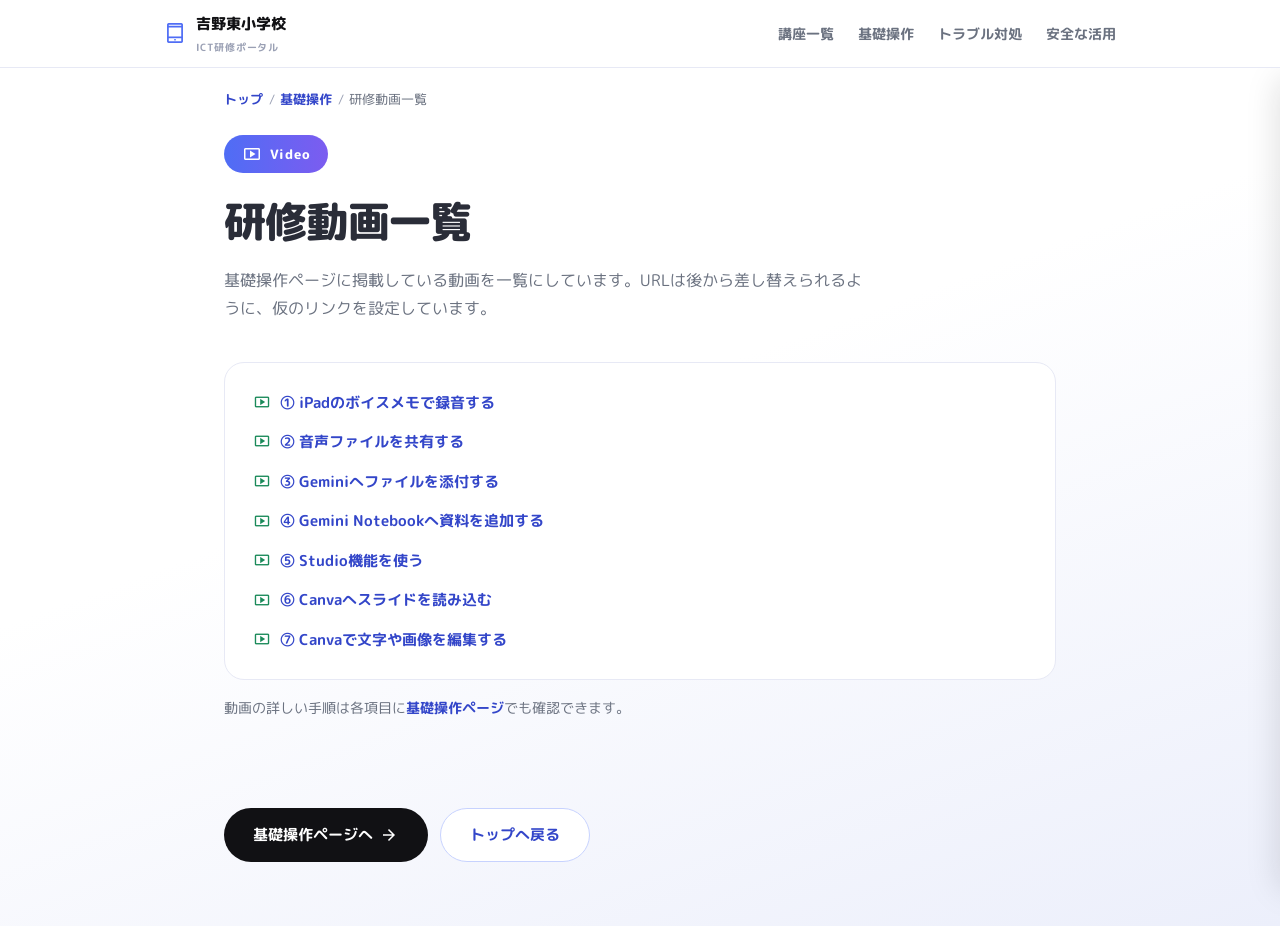
<file: guides/youtube.html>
<!DOCTYPE html>
<html lang="ja">
<head>
<meta charset="UTF-8">
<meta name="viewport" content="width=device-width, initial-scale=1.0, viewport-fit=cover">
<title>研修動画一覧 | 吉野東小学校 ICT研修ポータル</title>
<link rel="preconnect" href="https://fonts.googleapis.com">
<link href="https://fonts.googleapis.com/css2?family=M+PLUS+Rounded+1c:wght@400;500;700;800&family=Material+Symbols+Outlined" rel="stylesheet">
<link rel="stylesheet" href="../assets/css/style.css">
</head>
<body>

  <div id="copy-announcer" aria-live="polite" class="sr-only"></div>

  <header class="site-header">
    <div class="wrap">
      <a href="../index.html" class="site-logo">
        <span class="material-symbols-outlined" aria-hidden="true">tablet_mac</span>
        <span>吉野東小学校<span class="sub">ICT研修ポータル</span></span>
      </a>
      <nav class="header-nav" aria-label="メインメニュー">
        <a href="../index.html#courses">講座一覧</a>
        <a href="basic-operation.html">基礎操作</a>
        <a href="troubleshooting.html">トラブル対処</a>
        <a href="../courses/06-safety.html">安全な活用</a>
      </nav>
      <button type="button" id="menuBtn" class="menu-btn" aria-expanded="false" aria-controls="mobileNav" aria-label="メニューを開く">
        <span class="material-symbols-outlined" aria-hidden="true">menu</span>
      </button>
    </div>
  </header>

  <div id="navOverlay" class="nav-overlay"></div>
  <nav id="mobileNav" class="mobile-nav" aria-label="モバイルメニュー">
    <div style="display:flex;justify-content:flex-end;margin-bottom:1rem;">
      <button type="button" id="navCloseBtn" class="menu-btn" aria-label="メニューを閉じる">
        <span class="material-symbols-outlined" aria-hidden="true">close</span>
      </button>
    </div>
    <a href="../index.html"><span class="material-symbols-outlined" aria-hidden="true">home</span>トップ</a>
    <a href="../index.html#courses"><span class="material-symbols-outlined" aria-hidden="true">school</span>講座一覧</a>
    <a href="basic-operation.html"><span class="material-symbols-outlined" aria-hidden="true">play_circle</span>基礎操作を確認する</a>
    <a href="troubleshooting.html"><span class="material-symbols-outlined" aria-hidden="true">build</span>トラブル対処</a>
  </nav>

  <div class="wrap">
    <p class="breadcrumb">
      <a href="../index.html">トップ</a><span class="sep">/</span>
      <a href="basic-operation.html">基礎操作</a><span class="sep">/</span>
      <span>研修動画一覧</span>
    </p>
  </div>

  <section class="course-hero">
    <div class="wrap">
      <span class="course-num-badge"><span class="material-symbols-outlined" aria-hidden="true">smart_display</span>Video</span>
      <h1>研修動画一覧</h1>
      <p class="section-lead" style="margin-top:1rem;">基礎操作ページに掲載している動画を一覧にしています。URLは後から差し替えられるように、仮のリンクを設定しています。</p>
    </div>
  </section>

  <section class="block" style="padding-top:0;">
    <div class="wrap">
      <div class="card">
        <ul class="goal-list" style="columns:1;gap:1rem;">
          <!-- YouTube URL：ここを差し替え（1件ずつ）-->
          <li><span class="material-symbols-outlined" aria-hidden="true">smart_display</span><a href="https://www.youtube.com/results?search_query=iPad+%E3%83%9C%E3%82%A4%E3%82%B9%E3%83%A1%E3%83%A2+%E4%BD%BF%E3%81%84%E6%96%B9" target="_blank" rel="noopener" style="font-weight:700;color:var(--color-blue-deep);">① iPadのボイスメモで録音する</a></li>
          <li><span class="material-symbols-outlined" aria-hidden="true">smart_display</span><a href="https://www.youtube.com/results?search_query=iPad+%E9%9F%B3%E5%A3%B0%E3%83%95%E3%82%A1%E3%82%A4%E3%83%AB+%E5%85%B1%E6%9C%89" target="_blank" rel="noopener" style="font-weight:700;color:var(--color-blue-deep);">② 音声ファイルを共有する</a></li>
          <li><span class="material-symbols-outlined" aria-hidden="true">smart_display</span><a href="https://www.youtube.com/results?search_query=Gemini+%E3%83%95%E3%82%A1%E3%82%A4%E3%83%AB+%E6%B7%BB%E4%BB%98" target="_blank" rel="noopener" style="font-weight:700;color:var(--color-blue-deep);">③ Geminiへファイルを添付する</a></li>
          <li><span class="material-symbols-outlined" aria-hidden="true">smart_display</span><a href="https://www.youtube.com/results?search_query=Gemini+Notebook+%E3%82%BD%E3%83%BC%E3%82%B9%E8%BF%BD%E5%8A%A0" target="_blank" rel="noopener" style="font-weight:700;color:var(--color-blue-deep);">④ Gemini Notebookへ資料を追加する</a></li>
          <li><span class="material-symbols-outlined" aria-hidden="true">smart_display</span><a href="https://www.youtube.com/results?search_query=Gemini+Notebook+Studio+%E4%BD%BF%E3%81%84%E6%96%B9" target="_blank" rel="noopener" style="font-weight:700;color:var(--color-blue-deep);">⑤ Studio機能を使う</a></li>
          <li><span class="material-symbols-outlined" aria-hidden="true">smart_display</span><a href="https://www.youtube.com/results?search_query=Canva+%E3%82%B9%E3%83%A9%E3%82%A4%E3%83%89+%E8%AA%AD%E3%81%BF%E8%BE%BC%E3%81%BF" target="_blank" rel="noopener" style="font-weight:700;color:var(--color-blue-deep);">⑥ Canvaへスライドを読み込む</a></li>
          <li><span class="material-symbols-outlined" aria-hidden="true">smart_display</span><a href="https://www.youtube.com/results?search_query=Canva+%E7%B7%A8%E9%9B%86+%E4%BD%BF%E3%81%84%E6%96%B9" target="_blank" rel="noopener" style="font-weight:700;color:var(--color-blue-deep);">⑦ Canvaで文字や画像を編集する</a></li>
        </ul>
      </div>
      <p style="color:var(--color-text-sub);font-size:0.85rem;margin-top:1rem;">動画の詳しい手順は各項目に<a href="basic-operation.html" style="color:var(--color-blue-deep);font-weight:700;">基礎操作ページ</a>でも確認できます。</p>
    </div>
  </section>

  <div class="wrap">
    <div class="page-nav">
      <a href="basic-operation.html" class="btn btn-primary">基礎操作ページへ<span class="material-symbols-outlined" aria-hidden="true">arrow_forward</span></a>
      <a href="../index.html" class="btn btn-outline">トップへ戻る</a>
    </div>
  </div>

  <button type="button" id="backToTop" class="back-to-top" aria-label="トップへ戻る">
    <span class="material-symbols-outlined" aria-hidden="true">arrow_upward</span>
  </button>

  <div id="toast" class="toast" role="status">
    <span class="material-symbols-outlined" aria-hidden="true">check_circle</span>
    <span class="toast-label">コピーしました</span>
  </div>

  <script src="../assets/js/main.js"></script>
</body>
</html>
</file>
<file: assets/css/style.css>
/* ============================================================
   吉野東小学校 ICT研修ポータル 共通スタイル
   ------------------------------------------------------------
   配色・タイポグラフィ・浮き上がり演出・スプラッシュ演出は
   中種子町情報教育部会研修会サイトの仕様をそのまま踏襲しています。
   配色を変更したい場合は、下の「配色設定」の変数だけを
   書き換えてください（README.mdにも説明があります）。
   ============================================================ */

/* ------------------------------------------------------------
   配色設定（ここを変更すると全体の色が変わります）
   ------------------------------------------------------------ */
:root {
  --color-bg-start: #ffffff;
  --color-bg-mid: #ffffff;
  --color-bg-end: #eceffb;

  --color-ink: #111114;          /* 濃い文字・ボタン背景 */
  --color-text: #2a2d38;         /* 本文文字 */
  --color-text-sub: #6b7280;     /* 補足文字 */
  --color-text-faint: #9aa0b4;   /* さらに薄い文字 */

  --color-blue: #4f6df5;         /* メインカラー */
  --color-purple: #7c5cf0;       /* サブカラー（グラデーション用） */
  --color-blue-deep: #3346c9;

  --color-border: #e7e9f5;
  --color-border-soft: #ececf0;
  --color-card-bg: #ffffff;
  --color-panel-bg: #f7f8fc;
  --color-pill-bg: #f3f4f8;

  --color-caution-bg: #fff8e6;
  --color-caution-border: #f3d98b;
  --color-caution-text: #6b5518;
  --color-caution-icon: #b5860b;

  --color-success: #1b8a5a;

  --radius-lg: 1.25rem;
  --radius-md: 1rem;
  --radius-sm: 0.75rem;
  --radius-full: 9999px;

  --header-height: 68px;
}

/* ------------------------------------------------------------
   基本設定
   ------------------------------------------------------------ */
* { box-sizing: border-box; }
html {
  scroll-behavior: smooth;
}
@media (prefers-reduced-motion: reduce) {
  html { scroll-behavior: auto; }
  *, *::before, *::after {
    animation-duration: 0.001ms !important;
    animation-iteration-count: 1 !important;
    transition-duration: 0.001ms !important;
    scroll-behavior: auto !important;
  }
}

body {
  margin: 0;
  font-family: 'M PLUS Rounded 1c', 'Hiragino Maru Gothic ProN', 'Hiragino Sans', sans-serif;
  background: linear-gradient(160deg, var(--color-bg-start) 0%, var(--color-bg-mid) 45%, var(--color-bg-end) 100%);
  color: var(--color-text);
  font-size: 16px;
  line-height: 1.75;
  overflow-x: hidden;
  width: 100%;
}

img { max-width: 100%; display: block; }
a { color: inherit; text-decoration: none; }
button { font-family: inherit; }
ul, ol { margin: 0; padding: 0; }
h1, h2, h3, h4, p { margin: 0; }

.material-symbols-outlined {
  font-family: 'Material Symbols Outlined';
  font-weight: normal;
  font-style: normal;
  font-size: 20px;
  line-height: 1;
  vertical-align: middle;
}

section[id], h1[id], h2[id], h3[id] {
  scroll-margin-top: calc(var(--header-height) + 16px);
}

.wrap {
  max-width: 880px;
  margin: 0 auto;
  padding: 0 1.5rem;
}

a:focus-visible,
button:focus-visible,
[tabindex]:focus-visible {
  outline: 3px solid var(--color-blue);
  outline-offset: 2px;
  border-radius: 6px;
}

.sr-only {
  position: absolute;
  width: 1px; height: 1px;
  padding: 0; margin: -1px;
  overflow: hidden;
  clip: rect(0,0,0,0);
  white-space: nowrap;
  border: 0;
}

/* ------------------------------------------------------------
   バッジ・見出しパターン
   ------------------------------------------------------------ */
.badge {
  display: inline-block;
  font-size: 0.75rem;
  font-weight: 700;
  letter-spacing: 0.08em;
  text-transform: uppercase;
  color: var(--color-blue-deep);
  background: #ffffff;
  border: 1px solid var(--color-border);
  padding: 0.5rem 1.25rem;
  border-radius: var(--radius-full);
  margin-bottom: 1rem;
}
.badge.badge-solid {
  background: #eef2ff;
  border-color: transparent;
  color: var(--color-blue-deep);
}

.section-head { margin-bottom: 2rem; }
.section-title {
  font-size: clamp(1.6rem, 4vw, 2.4rem);
  font-weight: 800;
  letter-spacing: -0.02em;
  margin-bottom: 0.75rem;
}
.section-lead {
  color: var(--color-text-sub);
  font-size: 1rem;
  max-width: 640px;
}

section.block {
  padding: 3.5rem 0;
}
section.block + section.block {
  border-top: 1px solid var(--color-border-soft);
}

/* ------------------------------------------------------------
   固定ヘッダー
   ------------------------------------------------------------ */
.site-header {
  position: fixed;
  top: 0; left: 0; right: 0;
  height: var(--header-height);
  background: rgba(255,255,255,0.9);
  backdrop-filter: blur(8px);
  -webkit-backdrop-filter: blur(8px);
  border-bottom: 1px solid var(--color-border);
  z-index: 500;
  display: flex;
  align-items: center;
}
.site-header .wrap {
  max-width: 1000px;
  width: 100%;
  display: flex;
  align-items: center;
  justify-content: space-between;
  gap: 1rem;
}
.site-logo {
  display: flex;
  align-items: center;
  gap: 0.6rem;
  font-weight: 800;
  font-size: 0.95rem;
  color: var(--color-ink);
  min-height: 44px;
}
.site-logo .material-symbols-outlined {
  color: var(--color-blue);
  font-size: 22px;
}
.site-logo span.sub {
  display: block;
  font-size: 0.65rem;
  font-weight: 600;
  color: var(--color-text-faint);
  letter-spacing: 0.08em;
}

.header-nav {
  display: none;
}
.menu-btn {
  display: inline-flex;
  align-items: center;
  justify-content: center;
  width: 44px; height: 44px;
  border-radius: var(--radius-full);
  border: 1px solid var(--color-border);
  background: #ffffff;
  cursor: pointer;
}

@media (min-width: 900px) {
  .header-nav {
    display: flex;
    align-items: center;
    gap: 1.5rem;
    font-size: 0.85rem;
    font-weight: 700;
  }
  .header-nav a {
    color: var(--color-text-sub);
    min-height: 44px;
    display: inline-flex;
    align-items: center;
  }
  .header-nav a:hover { color: var(--color-blue); }
  .menu-btn { display: none; }
}

.mobile-nav {
  position: fixed;
  top: var(--header-height);
  right: 0;
  width: min(320px, 84vw);
  bottom: 0;
  background: #ffffff;
  border-left: 1px solid var(--color-border);
  box-shadow: -12px 0 32px -12px rgba(17,17,20,0.15);
  transform: translateX(100%);
  transition: transform .3s cubic-bezier(.34,1.06,.64,1);
  z-index: 499;
  padding: 1.5rem;
  overflow-y: auto;
}
.mobile-nav.open { transform: translateX(0); }
.mobile-nav a {
  display: flex;
  align-items: center;
  gap: 0.5rem;
  min-height: 48px;
  font-weight: 700;
  font-size: 0.95rem;
  color: var(--color-text);
  border-bottom: 1px solid var(--color-border-soft);
}
.nav-overlay {
  position: fixed;
  inset: 0;
  background: rgba(17,17,20,0.35);
  z-index: 498;
  opacity: 0;
  pointer-events: none;
  transition: opacity .3s ease;
}
.nav-overlay.open { opacity: 1; pointer-events: auto; }

/* ------------------------------------------------------------
   スプラッシュ演出（トップページのみ）
   ------------------------------------------------------------ */
.splash-overlay {
  position: fixed;
  inset: 0;
  z-index: 9999;
  background: #0a0a0c;
  display: flex;
  align-items: center;
  justify-content: center;
  flex-direction: column;
  gap: 1.75rem;
  transform: translateY(0);
  transition: transform .6s cubic-bezier(.65,0,.35,1);
}
.splash-overlay.hide {
  transform: translateY(-100%);
  pointer-events: none;
}
.splash-text {
  color: #ffffff;
  font-weight: 800;
  font-size: clamp(1.3rem, 4vw, 2rem);
  letter-spacing: 0.04em;
  text-align: center;
  opacity: 0;
  transform: translateY(24px);
  transition: opacity .6s ease, transform .6s ease;
  padding: 0 1.5rem;
}
.splash-overlay.show .splash-text { opacity: 1; transform: translateY(0); }
.splash-sub {
  display: block;
  margin-top: .6rem;
  font-size: .78rem;
  font-weight: 500;
  color: #9aa0b4;
  letter-spacing: 0.12em;
}

/* ------------------------------------------------------------
   ヒーロー
   ------------------------------------------------------------ */
.hero {
  padding: calc(var(--header-height) + 3rem) 0 3rem;
}
.hero-title {
  font-size: clamp(2.2rem, 6vw, 3.6rem);
  font-weight: 800;
  letter-spacing: -0.02em;
  line-height: 1.3;
  margin-bottom: 1.5rem;
}
.hero-title .accent {
  background: linear-gradient(90deg, var(--color-blue), var(--color-purple));
  -webkit-background-clip: text;
  background-clip: text;
  color: transparent;
}

.hero-title-en {
  font-size: clamp(3rem, 10vw, 6.75rem);
  font-weight: 800;
  letter-spacing: -0.03em;
  line-height: 0.96;
  margin-bottom: 1.75rem;
}
.hero-title-en .line-dark,
.hero-title-en .line-gray {
  display: block;
}
.hero-title-en .line-dark { color: var(--color-ink); }
.hero-title-en .line-gray { color: var(--color-text-sub); }
.hero-copy {
  color: var(--color-text-sub);
  font-size: 1.05rem;
  max-width: 620px;
  margin-bottom: 2rem;
}
.hero-actions {
  display: flex;
  flex-wrap: wrap;
  gap: 0.75rem;
}

/* ------------------------------------------------------------
   ボタン
   ------------------------------------------------------------ */
.btn {
  display: inline-flex;
  align-items: center;
  justify-content: center;
  gap: 0.4rem;
  min-height: 48px;
  padding: 0.8rem 1.8rem;
  border-radius: var(--radius-full);
  font-weight: 700;
  font-size: 0.95rem;
  border: none;
  cursor: pointer;
  transition: transform .22s cubic-bezier(.34,1.56,.64,1), box-shadow .22s ease, background .2s ease;
  will-change: transform;
}
.btn:hover { transform: translateY(-3px); box-shadow: 0 10px 20px -8px rgba(79,109,245,0.35); }
.btn.lift { transform: translateY(-6px) scale(1.03); box-shadow: 0 16px 28px -8px rgba(79,109,245,0.4); }
.btn-primary { background: var(--color-ink); color: #ffffff; }
.btn-primary:hover { background: #24242a; }
.btn-outline {
  background: #ffffff;
  color: var(--color-blue-deep);
  border: 1.5px solid #c7d2fe;
}
.btn-outline:hover { background: linear-gradient(90deg,#eef2ff 0%,#f3eafe 100%); }
.btn-sm { min-height: 40px; padding: 0.55rem 1.2rem; font-size: 0.85rem; }

/* ------------------------------------------------------------
   カード共通・浮き上がり演出
   ------------------------------------------------------------ */
.card {
  background: var(--color-card-bg);
  border: 1px solid var(--color-border);
  border-radius: var(--radius-lg);
  padding: 1.75rem;
}
.card-hover {
  transition: transform .25s cubic-bezier(.34,1.56,.64,1), box-shadow .25s ease, border-color .25s ease;
}
.card-hover:hover, .card-hover:focus-visible {
  transform: translateY(-6px);
  box-shadow: 0 20px 32px -14px rgba(79,109,245,0.28);
  border-color: #c7d2fe;
}

.avatar {
  width: 84px; height: 84px;
  border-radius: var(--radius-full);
  display: flex; align-items: center; justify-content: center;
  font-size: 2.2rem;
  background: var(--color-pill-bg);
  flex-shrink: 0;
}

.grid { display: grid; gap: 1.1rem; }
.grid-2 { grid-template-columns: 1fr; }
.grid-3 { grid-template-columns: 1fr; }
.grid-4 { grid-template-columns: 1fr; }
@media (min-width: 640px) {
  .grid-2 { grid-template-columns: 1fr 1fr; }
  .grid-4 { grid-template-columns: 1fr 1fr; }
}
@media (min-width: 900px) {
  .grid-3 { grid-template-columns: repeat(3, 1fr); }
  .grid-4 { grid-template-columns: repeat(4, 1fr); }
}

/* ------------------------------------------------------------
   ゴールカード（目的別）
   ------------------------------------------------------------ */
.goal-card { padding: 1.75rem; }
.goal-card-head {
  display: flex;
  align-items: center;
  gap: 0.75rem;
  margin-bottom: 1rem;
}
.goal-card-head .material-symbols-outlined {
  width: 44px; height: 44px;
  border-radius: var(--radius-full);
  background: linear-gradient(90deg,#eef2ff 0%,#f3eafe 100%);
  color: var(--color-blue-deep);
  display: flex; align-items: center; justify-content: center;
  font-size: 22px;
  flex-shrink: 0;
}
.goal-card h3 { font-size: 1.1rem; font-weight: 800; }
.goal-list { list-style: none; display: flex; flex-direction: column; gap: 0.6rem; }
.goal-list li {
  display: flex;
  gap: 0.55rem;
  font-size: 0.92rem;
  color: var(--color-text);
  line-height: 1.6;
}
.goal-list li .material-symbols-outlined {
  color: var(--color-success);
  font-size: 18px;
  margin-top: 0.15rem;
  flex-shrink: 0;
}

/* ------------------------------------------------------------
   講座カード（トップページ）
   ------------------------------------------------------------ */
.course-card {
  padding: 1.75rem;
  display: flex;
  flex-direction: column;
  gap: 0.75rem;
}
.course-card-top {
  display: flex;
  align-items: center;
  gap: 0.75rem;
}
.course-num {
  width: 46px; height: 46px;
  border-radius: var(--radius-full);
  background: linear-gradient(90deg, var(--color-blue), var(--color-purple));
  color: #fff;
  font-weight: 800;
  font-size: 1.1rem;
  display: flex; align-items: center; justify-content: center;
  flex-shrink: 0;
}
.course-card h3 { font-size: 1.25rem; font-weight: 800; }
.course-card p.desc { color: var(--color-text-sub); font-size: 0.92rem; }
.course-card .btn { align-self: flex-start; margin-top: 0.25rem; }

/* ------------------------------------------------------------
   講師紹介
   ------------------------------------------------------------ */
.instructor-card {
  padding: 2rem;
}
.instructor-flex {
  display: flex;
  flex-direction: column;
  gap: 1.75rem;
}
@media (min-width: 720px) {
  .instructor-flex { flex-direction: row; align-items: flex-start; }
}
.instructor-photo {
  position: relative;
  width: 160px; height: 160px;
  border-radius: var(--radius-full);
  background: var(--color-pill-bg);
  border: 1px solid var(--color-border);
  flex-shrink: 0;
  margin: 0 auto;
  display: flex;
  align-items: center;
  justify-content: center;
  color: var(--color-text-faint);
  font-size: 2.4rem;
  overflow: hidden;
}
.instructor-photo img {
  width: 100%; height: 100%;
  object-fit: cover;
}
.avatar-fallback-icon {
  display: none;
  position: absolute;
  inset: 0;
  align-items: center;
  justify-content: center;
}
@media (min-width: 720px) { .instructor-photo { margin: 0; } }
.instructor-name { font-size: 1.5rem; font-weight: 800; margin-bottom: 0.25rem; }
.instructor-name .yomi { font-size: 0.9rem; font-weight: 500; color: var(--color-text-faint); }
.instructor-role { color: var(--color-text-sub); font-size: 0.9rem; margin-bottom: 1rem; }
.badge-row { display: flex; flex-wrap: wrap; align-items: center; gap: 0.6rem; margin-bottom: 0.75rem; }
.pill-row { display: flex; flex-wrap: wrap; gap: 0.5rem; margin-bottom: 1.25rem; }
.grad-pill {
  display: inline-flex;
  align-items: center;
  background: linear-gradient(90deg, #eef2ff 0%, #f3eafe 100%);
  color: var(--color-blue-deep);
  font-size: 0.78rem;
  font-weight: 700;
  padding: 0.45rem 1rem;
  border-radius: var(--radius-full);
}
.badge-img { height: 96px; width: auto; }
.badge-img-round { height: 64px; width: 64px; border-radius: var(--radius-full); object-fit: cover; }
.instructor-bio { color: var(--color-text); font-size: 0.92rem; line-height: 1.85; margin-bottom: 1rem; }
.quote-box {
  background: linear-gradient(90deg, #eef2ff 0%, #f3eafe 100%);
  border-radius: var(--radius-sm);
  padding: 1.1rem 1.3rem;
  font-weight: 700;
  font-size: 0.92rem;
}

/* ------------------------------------------------------------
   著作紹介
   ------------------------------------------------------------ */
.book-card {
  padding: 2rem;
  display: flex;
  flex-direction: column;
  gap: 2rem;
}
@media (min-width: 720px) {
  .book-card { flex-direction: row; align-items: flex-start; }
}
.book-cover {
  position: relative;
  width: 192px;
  border-radius: var(--radius-sm);
  box-shadow: 0 8px 20px -10px rgba(17,17,20,0.35);
  background: var(--color-pill-bg);
  border: 1px solid var(--color-border);
  flex-shrink: 0;
  margin: 0 auto;
  display: flex;
  align-items: center;
  justify-content: center;
  color: var(--color-text-faint);
  font-size: 1.8rem;
  overflow: hidden;
}
.book-cover img { width: 100%; height: auto; display: block; object-fit: contain; }
@media (min-width: 720px) { .book-cover { margin: 0; } }
.book-info h3 { font-size: 1.4rem; font-weight: 800; margin-bottom: 0.6rem; line-height: 1.4; }
.book-info .publisher { color: var(--color-text-sub); font-size: 0.88rem; margin-bottom: 1rem; line-height: 1.8; }
.book-info .publisher strong { color: var(--color-ink); }
.book-info .desc { list-style: none; font-size: 0.9rem; color: var(--color-text); line-height: 1.9; margin-bottom: 1.5rem; display: flex; flex-direction: column; gap: 0.15rem; }
.book-info .desc li { display: flex; gap: 0.5rem; }
.book-info .desc li .label { font-weight: 700; flex-shrink: 0; }

/* ------------------------------------------------------------
   注意カード
   ------------------------------------------------------------ */
.caution-card {
  background: var(--color-caution-bg);
  border: 1px solid var(--color-caution-border);
  border-radius: var(--radius-md);
  padding: 1.25rem 1.5rem;
  display: flex;
  gap: 0.9rem;
  align-items: flex-start;
}
.caution-card .material-symbols-outlined { color: var(--color-caution-icon); font-size: 26px; flex-shrink: 0; }
.caution-card p, .caution-card ul { font-size: 0.92rem; line-height: 1.75; color: var(--color-caution-text); }
.caution-card ul { list-style: disc; padding-left: 1.2rem; display: flex; flex-direction: column; gap: 0.35rem; }

/* ------------------------------------------------------------
   ヒント（前向きな提案）カード：注意カードとは異なり青系の配色
   ------------------------------------------------------------ */
.tip-card {
  background: linear-gradient(90deg, #eef2ff 0%, #f3eafe 100%);
  border-radius: var(--radius-md);
  padding: 1.25rem 1.5rem;
  display: flex;
  gap: 0.9rem;
  align-items: flex-start;
}
.tip-card .material-symbols-outlined { color: var(--color-blue-deep); font-size: 26px; flex-shrink: 0; }
.tip-card p, .tip-card ul { font-size: 0.92rem; line-height: 1.8; color: var(--color-text); }
.tip-card ul { list-style: disc; padding-left: 1.2rem; display: flex; flex-direction: column; gap: 0.35rem; margin-top: 0.5rem; }
.tip-card strong { color: var(--color-ink); }

/* ------------------------------------------------------------
   パンくずリスト
   ------------------------------------------------------------ */
.breadcrumb {
  padding-top: calc(var(--header-height) + 1.25rem);
  font-size: 0.82rem;
  color: var(--color-text-sub);
  display: flex;
  flex-wrap: wrap;
  align-items: center;
  gap: 0.35rem;
}
.breadcrumb a { color: var(--color-blue-deep); font-weight: 700; }
.breadcrumb .sep { color: var(--color-text-faint); }

/* ------------------------------------------------------------
   講座ページヘッダー
   ------------------------------------------------------------ */
.course-hero { padding: 1.5rem 0 2.5rem; }
.course-hero .course-num-badge {
  display: inline-flex;
  align-items: center;
  gap: 0.5rem;
  background: linear-gradient(90deg, var(--color-blue), var(--color-purple));
  color: #fff;
  font-weight: 800;
  font-size: 0.8rem;
  letter-spacing: 0.06em;
  padding: 0.5rem 1.1rem;
  border-radius: var(--radius-full);
  margin-bottom: 1.25rem;
}
.course-hero h1 {
  font-size: clamp(1.7rem, 4.5vw, 2.6rem);
  font-weight: 800;
  letter-spacing: -0.02em;
  line-height: 1.35;
}

/* ------------------------------------------------------------
   目次（TOC）
   ------------------------------------------------------------ */
.toc {
  background: #ffffff;
  border: 1px solid var(--color-border);
  border-radius: var(--radius-md);
  padding: 1.25rem 1.5rem;
  margin: 1.5rem 0 0;
}
.toc-title { font-weight: 800; font-size: 0.9rem; margin-bottom: 0.75rem; display: flex; align-items: center; gap: 0.4rem; }
.toc ol { list-style: none; display: flex; flex-direction: column; gap: 0.5rem; counter-reset: toc; }
.toc li { counter-increment: toc; }
.toc a {
  display: flex;
  align-items: center;
  gap: 0.5rem;
  font-size: 0.88rem;
  font-weight: 600;
  color: var(--color-text);
  min-height: 36px;
}
.toc a::before {
  content: counter(toc);
  width: 22px; height: 22px;
  border-radius: var(--radius-full);
  background: var(--color-pill-bg);
  color: var(--color-blue-deep);
  font-size: 0.72rem;
  font-weight: 800;
  display: inline-flex;
  align-items: center;
  justify-content: center;
  flex-shrink: 0;
}
.toc a:hover { color: var(--color-blue); }

/* ------------------------------------------------------------
   基本の流れ（フロー図）
   ------------------------------------------------------------ */
.flow-diagram {
  display: flex;
  flex-direction: column;
  align-items: stretch;
  gap: 0;
}
.flow-step {
  background: #ffffff;
  border: 1px solid var(--color-border);
  border-radius: var(--radius-md);
  padding: 0.9rem 1.25rem;
  font-weight: 700;
  font-size: 0.92rem;
  text-align: center;
}
.flow-arrow {
  display: flex;
  justify-content: center;
  color: var(--color-blue);
  font-size: 22px;
  padding: 0.25rem 0;
}

/* ------------------------------------------------------------
   操作手順（縦型ステップ）
   ------------------------------------------------------------ */
.step-list { list-style: none; display: flex; flex-direction: column; }
.step-item {
  display: flex;
  gap: 1rem;
  padding: 1.1rem 0;
  border-top: 1px solid var(--color-border-soft);
}
.step-item:first-child { border-top: none; }
.step-num {
  width: 34px; height: 34px;
  border-radius: var(--radius-full);
  background: linear-gradient(90deg, var(--color-blue), var(--color-purple));
  color: #fff;
  font-weight: 800;
  font-size: 0.95rem;
  display: flex; align-items: center; justify-content: center;
  flex-shrink: 0;
}
.step-body h4 { font-weight: 800; font-size: 0.98rem; margin-bottom: 0.3rem; }
.step-body p { color: var(--color-text-sub); font-size: 0.88rem; line-height: 1.7; }

/* ------------------------------------------------------------
   プロンプトカード
   ------------------------------------------------------------ */
.prompt-card {
  background: #ffffff;
  border: 1px solid var(--color-border);
  border-radius: var(--radius-md);
  padding: 1.5rem;
}
.prompt-card + .prompt-card { margin-top: 1.1rem; }
.prompt-card-head {
  display: flex;
  justify-content: space-between;
  align-items: flex-start;
  gap: 1rem;
  margin-bottom: 0.9rem;
  flex-wrap: wrap;
}
.prompt-card h4 { font-weight: 800; font-size: 1.02rem; }
.prompt-scene { font-size: 0.82rem; color: var(--color-text-sub); margin-top: 0.2rem; }
.prompt-body {
  background: var(--color-panel-bg);
  border-radius: var(--radius-sm);
  padding: 1rem 1.1rem;
  font-size: 0.88rem;
  line-height: 1.85;
  white-space: pre-wrap;
  word-break: break-word;
  overflow-wrap: anywhere;
  color: var(--color-text);
  max-width: 100%;
  overflow-x: auto;
  font-family: 'M PLUS Rounded 1c', monospace;
}
.copy-btn {
  flex-shrink: 0;
  display: inline-flex;
  align-items: center;
  gap: 0.4rem;
  min-height: 44px;
  min-width: 44px;
  padding: 0.55rem 1.1rem;
  border-radius: var(--radius-full);
  background: var(--color-ink);
  color: #ffffff;
  font-weight: 700;
  font-size: 0.85rem;
  border: none;
  cursor: pointer;
  transition: transform .2s cubic-bezier(.34,1.56,.64,1), box-shadow .2s ease, background .2s ease;
}
.copy-btn:hover { transform: translateY(-2px); box-shadow: 0 10px 18px -8px rgba(17,17,20,0.35); }
.copy-btn.copied { background: var(--color-success); }
.copy-btn .material-symbols-outlined { font-size: 18px; }

/* ------------------------------------------------------------
   実践例
   ------------------------------------------------------------ */
.example-card {
  background: var(--color-panel-bg);
  border-radius: var(--radius-md);
  padding: 1.5rem;
  font-size: 0.9rem;
  line-height: 1.85;
}
.example-card h4 { font-weight: 800; margin-bottom: 0.6rem; font-size: 0.98rem; }

/* ------------------------------------------------------------
   アコーディオン
   ------------------------------------------------------------ */
.accordion {
  border: 1px solid var(--color-border);
  border-radius: var(--radius-md);
  overflow: hidden;
  background: #fff;
}
.accordion + .accordion { margin-top: 1rem; }
.accordion-trigger {
  width: 100%;
  display: flex;
  justify-content: space-between;
  align-items: center;
  gap: 0.75rem;
  padding: 1.1rem 1.4rem;
  background: #ffffff;
  font-weight: 800;
  font-size: 0.98rem;
  text-align: left;
  min-height: 48px;
  border: none;
  cursor: pointer;
  color: var(--color-text);
}
.accordion-trigger .material-symbols-outlined { transition: transform .2s ease; flex-shrink: 0; color: var(--color-blue); }
.accordion-trigger[aria-expanded="true"] .material-symbols-outlined { transform: rotate(180deg); }
.accordion-panel {
  display: none;
  padding: 0 1.4rem 1.4rem;
  font-size: 0.9rem;
  color: var(--color-text);
  line-height: 1.85;
}
.accordion-panel.open { display: block; }

/* ------------------------------------------------------------
   トラブル対処カード
   ------------------------------------------------------------ */
.trouble-card { padding: 1.5rem; }
.trouble-card h3 {
  display: flex;
  align-items: center;
  gap: 0.6rem;
  font-size: 1.02rem;
  font-weight: 800;
  margin-bottom: 0.9rem;
}
.trouble-card h3 .material-symbols-outlined { color: var(--color-caution-icon); }
.trouble-card ol { list-style: none; display: flex; flex-direction: column; gap: 0.55rem; counter-reset: tr; }
.trouble-card ol li {
  counter-increment: tr;
  display: flex;
  gap: 0.6rem;
  font-size: 0.9rem;
  line-height: 1.7;
}
.trouble-card ol li::before {
  content: counter(tr);
  width: 22px; height: 22px;
  border-radius: var(--radius-full);
  background: var(--color-pill-bg);
  color: var(--color-blue-deep);
  font-size: 0.72rem;
  font-weight: 800;
  display: inline-flex;
  align-items: center;
  justify-content: center;
  flex-shrink: 0;
  margin-top: 0.1rem;
}

/* ------------------------------------------------------------
   基礎操作カード（動画）
   ------------------------------------------------------------ */
.video-frame {
  position: relative;
  width: 100%;
  padding-top: 56.25%;
  background: var(--color-pill-bg);
  border-radius: var(--radius-sm);
  overflow: hidden;
  border: 1px solid var(--color-border);
  margin-bottom: 1rem;
}
.video-frame iframe { position: absolute; inset: 0; width: 100%; height: 100%; border: 0; }

/* ------------------------------------------------------------
   困ったときバナー
   ------------------------------------------------------------ */
.help-banner {
  background: linear-gradient(90deg, #eef2ff 0%, #f3eafe 100%);
  border-radius: var(--radius-md);
  padding: 1.5rem;
  display: flex;
  flex-wrap: wrap;
  align-items: center;
  justify-content: space-between;
  gap: 1rem;
  margin: 3rem 0 1rem;
}
.help-banner p {
  font-weight: 700;
  font-size: 0.95rem;
  display: flex;
  align-items: center;
  gap: 0.5rem;
}
.help-banner .material-symbols-outlined { color: var(--color-blue-deep); }

/* ------------------------------------------------------------
   ページ下部ナビ（次の講座 / トップへ）
   ------------------------------------------------------------ */
.page-nav {
  display: flex;
  flex-wrap: wrap;
  gap: 0.75rem;
  padding: 2rem 0 4rem;
}

/* ------------------------------------------------------------
   トップへ戻るボタン（フローティング）
   ------------------------------------------------------------ */
.back-to-top {
  position: fixed;
  right: 1.25rem;
  bottom: 1.25rem;
  width: 52px; height: 52px;
  border-radius: var(--radius-full);
  background: var(--color-ink);
  color: #fff;
  border: none;
  display: flex;
  align-items: center;
  justify-content: center;
  cursor: pointer;
  box-shadow: 0 10px 24px -8px rgba(17,17,20,0.45);
  opacity: 0;
  pointer-events: none;
  transform: translateY(12px);
  transition: opacity .25s ease, transform .25s ease;
  z-index: 400;
}
.back-to-top.show { opacity: 1; pointer-events: auto; transform: translateY(0); }

/* ------------------------------------------------------------
   トースト通知
   ------------------------------------------------------------ */
.toast {
  position: fixed;
  left: 50%;
  bottom: 1.5rem;
  transform: translate(-50%, 20px);
  background: var(--color-ink);
  color: #fff;
  padding: 0.75rem 1.5rem;
  border-radius: var(--radius-full);
  font-weight: 700;
  font-size: 0.88rem;
  display: flex;
  align-items: center;
  gap: 0.5rem;
  opacity: 0;
  pointer-events: none;
  transition: opacity .25s ease, transform .25s ease;
  z-index: 600;
  box-shadow: 0 10px 24px -8px rgba(17,17,20,0.5);
}
.toast.show { opacity: 1; transform: translate(-50%, 0); }
.toast .material-symbols-outlined { color: #7ee0ac; font-size: 18px; }

/* ------------------------------------------------------------
   フッター
   ------------------------------------------------------------ */
.site-footer {
  border-top: 1px solid var(--color-border-soft);
  padding: 2.5rem 0 5rem;
  margin-top: 2rem;
}
.site-footer .foot-title { font-weight: 800; margin-bottom: 0.5rem; }
.site-footer .foot-sub { color: var(--color-text-sub); font-size: 0.85rem; margin-bottom: 1.25rem; }
.footer-links {
  display: flex;
  flex-wrap: wrap;
  gap: 0.5rem 1.25rem;
  font-size: 0.85rem;
  font-weight: 700;
  color: var(--color-text-sub);
  margin-bottom: 1.5rem;
}
.footer-copy { font-size: 0.78rem; color: var(--color-text-faint); }

/* 印刷対応 */
@media print {
  #splash, .site-header, .mobile-nav, .nav-overlay, .back-to-top, .toast, .menu-btn { display: none !important; }
  body { background: #fff; }
}
</file>
